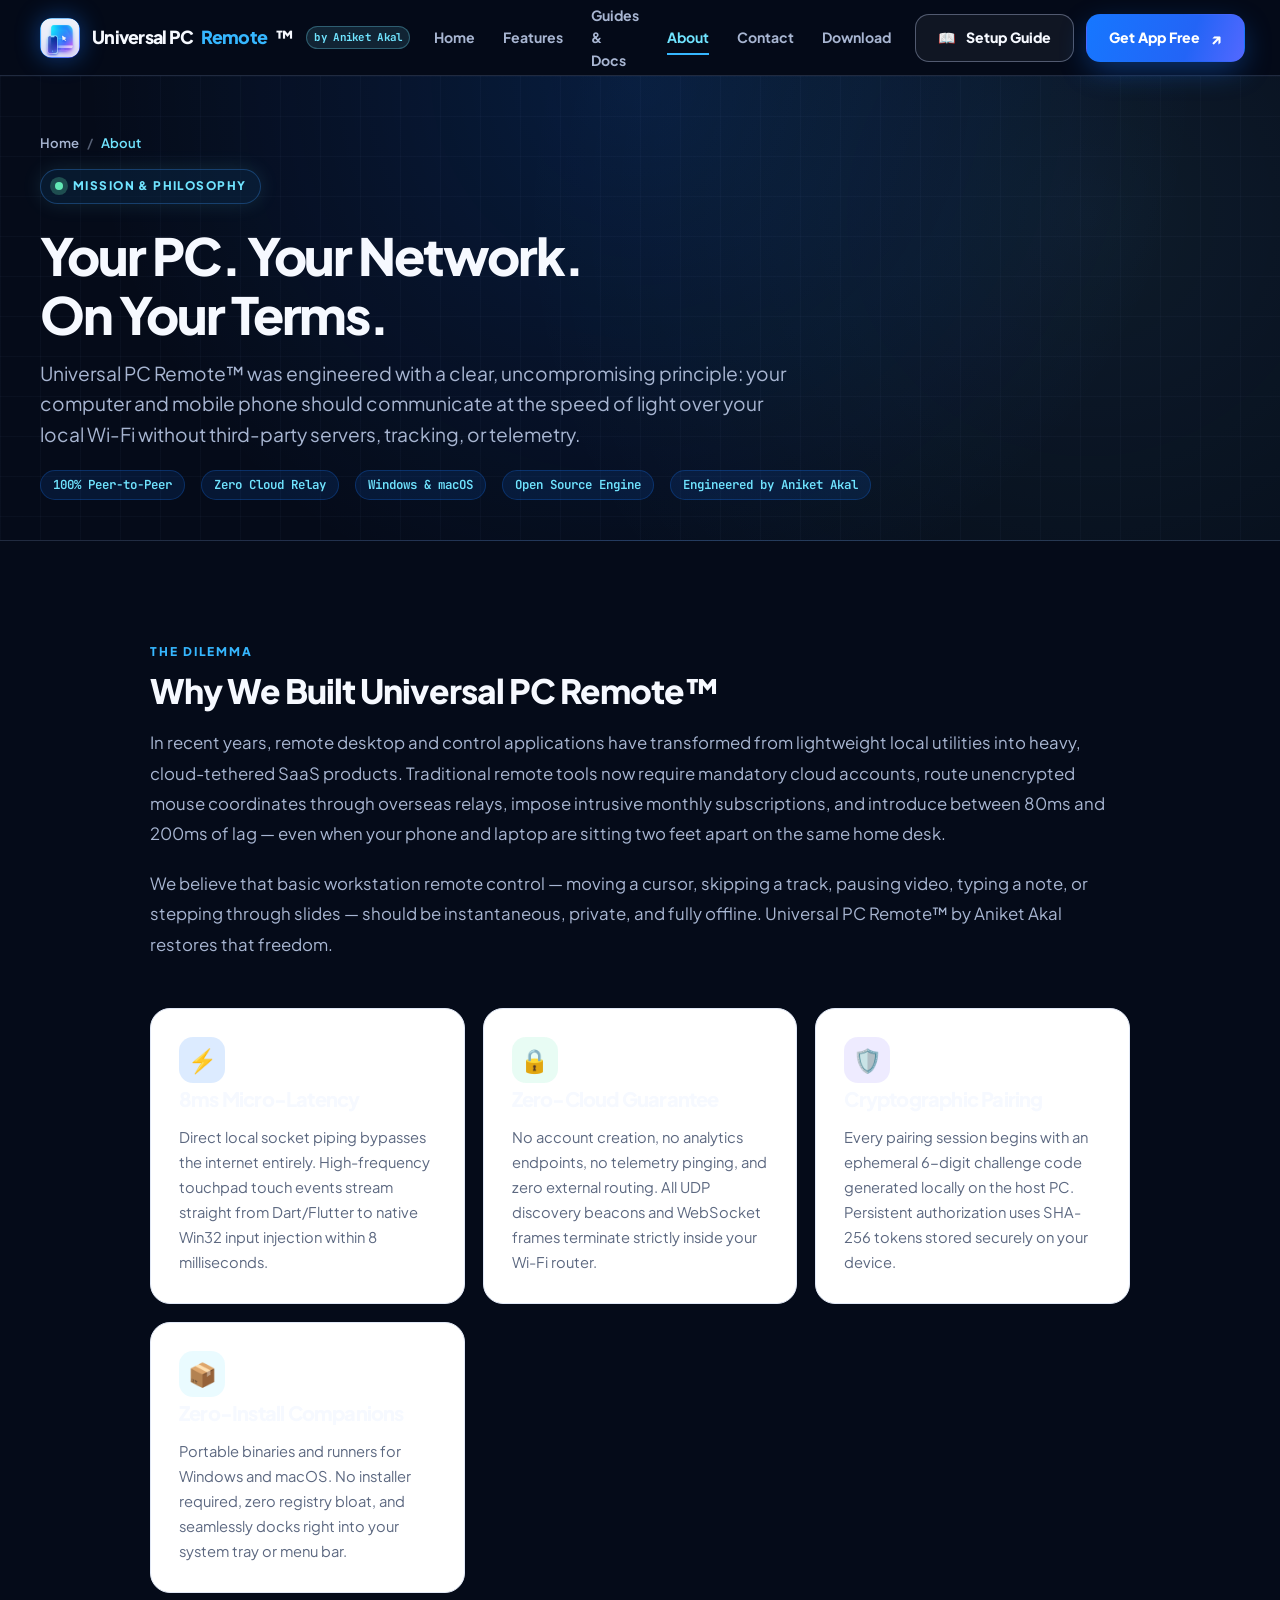
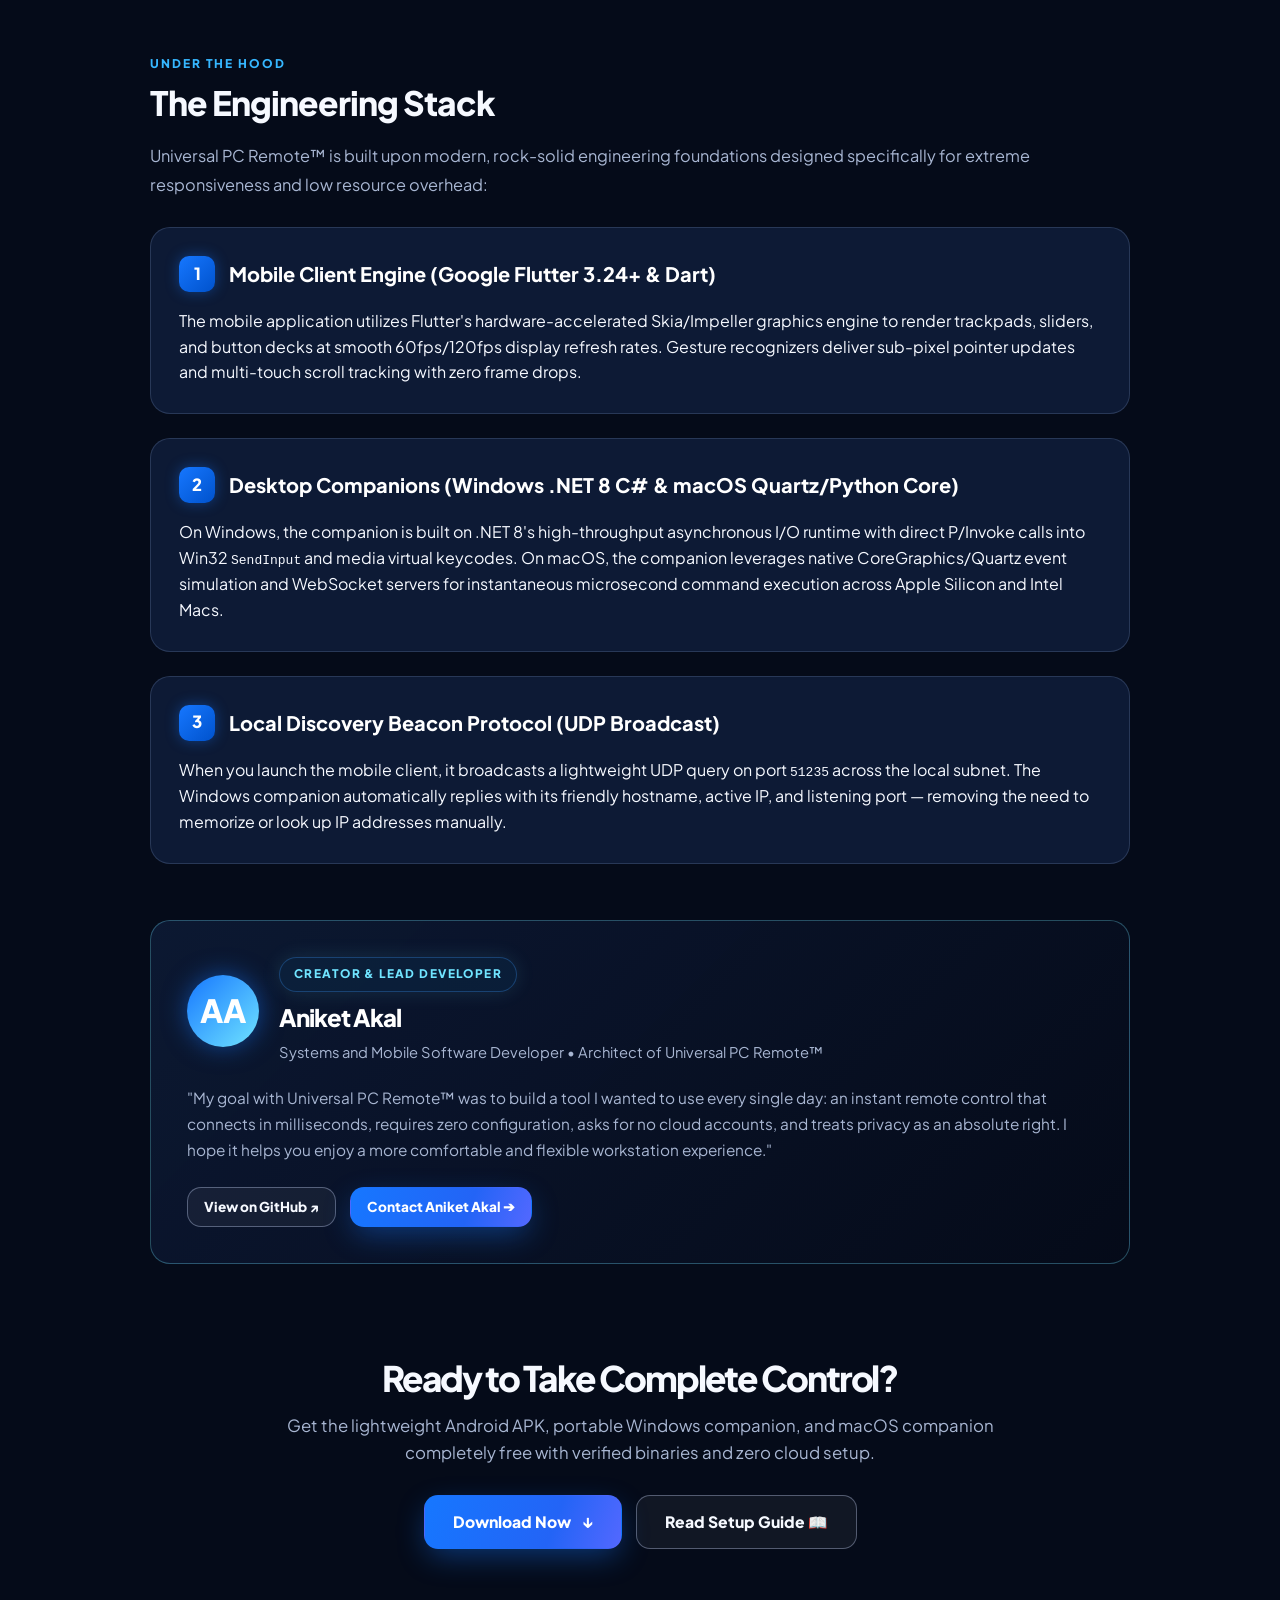
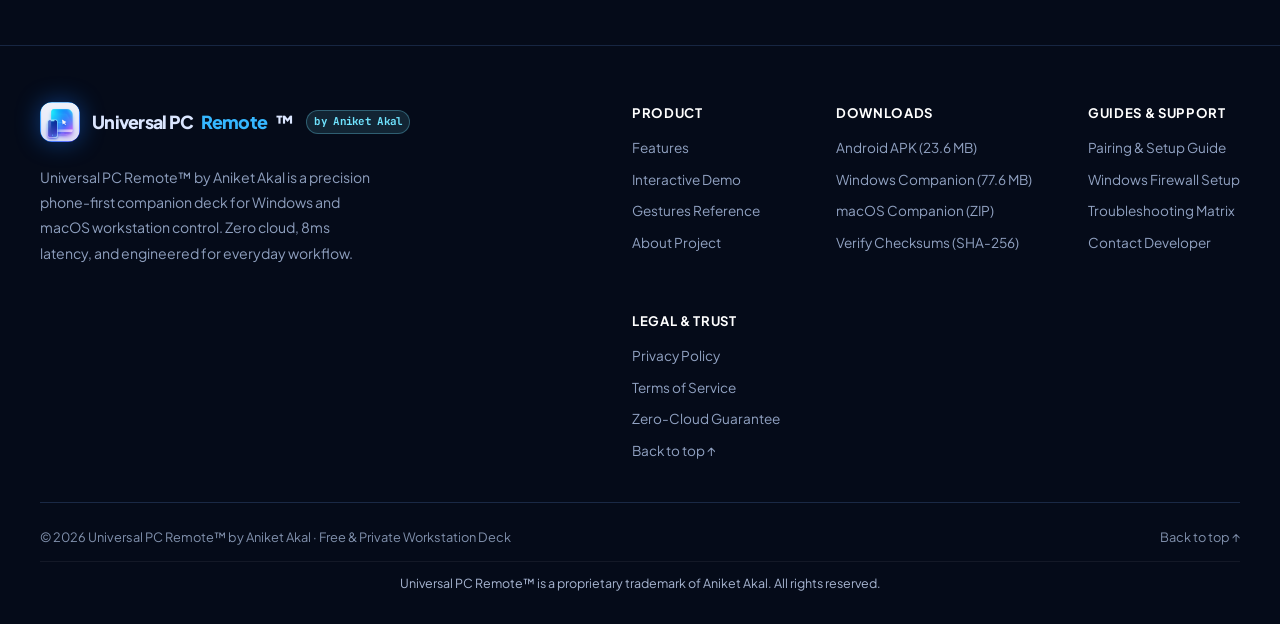
<file: website/about.html>
<!doctype html>
<html lang="en">
<head>
  <meta charset="utf-8">
  <meta name="viewport" content="width=device-width, initial-scale=1">
  <meta name="theme-color" content="#050b19">
  <title>About Universal PC Remote™ by Aniket Akal — Mission, Zero-Cloud Philosophy &amp; Architecture</title>
  <meta name="description" content="Discover the philosophy, engineering, and architecture behind Universal PC Remote™ by Aniket Akal. A zero-cloud, 100% peer-to-peer workstation companion for Android, Windows, and macOS.">
  <meta name="author" content="Aniket Akal">
  <meta name="robots" content="index, follow">
  <meta name="google-adsense-account" content="ca-pub-9775877477882396">
  <link rel="canonical" href="https://universalpcremote.pages.dev/about.html">
  
  <!-- Open Graph / Meta -->
  <meta property="og:type" content="website">
  <meta property="og:url" content="https://universalpcremote.pages.dev/about.html">
  <meta property="og:title" content="About Universal PC Remote™ by Aniket Akal">
  <meta property="og:description" content="Why Universal PC Remote™ was built: zero cloud, 8ms micro-latency, peer-to-peer workstation freedom for Android, Windows, and macOS.">
  <meta property="og:site_name" content="Universal PC Remote™ by Aniket Akal">
  <meta property="og:image" content="https://universalpcremote.pages.dev/assets/app_icon.png">
  <meta name="twitter:card" content="summary_large_image">
  <meta name="twitter:title" content="About Universal PC Remote™ by Aniket Akal">
  <meta name="twitter:description" content="Zero cloud, 8ms micro-latency, peer-to-peer workstation freedom for Android, Windows, and macOS.">
  <meta name="twitter:image" content="https://universalpcremote.pages.dev/assets/app_icon.png">

  <link rel="icon" type="image/png" href="assets/app_icon.png">
  <link rel="preconnect" href="https://fonts.googleapis.com">
  <link rel="preconnect" href="https://fonts.gstatic.com" crossorigin>
  <link href="https://fonts.googleapis.com/css2?family=Plus+Jakarta+Sans:wght@400;500;600;700;800;900&family=JetBrains+Mono:wght@500;600;700&display=swap" rel="stylesheet">
  <link rel="stylesheet" href="styles.css">
  <script>document.documentElement.classList.add('js');</script>
</head>
<body>
  <a class="skip" href="#main">Skip to content</a>

  <!-- Sticky Tech Navigation Bar -->
  <header>
    <div class="wrap nav">
      <a class="brand" href="index.html" aria-label="Universal PC Remote™ by Aniket Akal home">
        <span class="brandmark" aria-hidden="true">
          <img src="assets/app_icon.png" alt="Universal PC Remote™ logo">
        </span>
        <span class="brand-text">Universal PC <span>Remote</span>™</span>
        <span class="brand-badge">by Aniket Akal</span>
      </a>

      <nav class="links" id="navLinks" aria-label="Main navigation">
        <a href="index.html">Home</a>
        <a href="index.html#features">Features</a>
        <a href="guide.html">Guides &amp; Docs</a>
        <a href="about.html" class="active">About</a>
        <a href="contact.html">Contact</a>
        <a href="index.html#download">Download</a>
        <a class="btn mobile-cta" href="index.html#download">Get App Free <span class="arrow">↗</span></a>
      </nav>

      <div class="nav-cta">
        <a class="btn outline" href="guide.html"><span aria-hidden="true">📖</span> Setup Guide</a>
        <a class="btn" href="index.html#download">Get App Free <span class="arrow">↗</span></a>
      </div>

      <button class="menu" id="menuBtn" type="button" aria-expanded="false" aria-controls="navLinks" aria-label="Open navigation menu">☰</button>
    </div>
  </header>

  <main id="main">
    <!-- Subpage Hero -->
    <section class="page-hero">
      <div class="wrap">
        <nav class="breadcrumb" aria-label="Breadcrumb">
          <a href="index.html">Home</a>
          <span class="sep">/</span>
          <span class="current">About</span>
        </nav>
        <div class="eyebrow">
          <span class="pulse"></span>
          <span>MISSION &amp; PHILOSOPHY</span>
        </div>
        <h1 class="page-title">Your PC. Your Network.<br>On Your Terms.</h1>
        <p class="page-subtitle">
          Universal PC Remote™ was engineered with a clear, uncompromising principle: your computer and mobile phone should communicate at the speed of light over your local Wi-Fi without third-party servers, tracking, or telemetry.
        </p>
        <div class="page-meta">
          <span class="page-meta-badge">100% Peer-to-Peer</span>
          <span class="page-meta-badge">Zero Cloud Relay</span>
          <span class="page-meta-badge">Windows &amp; macOS</span>
          <span class="page-meta-badge">Open Source Engine</span>
          <span class="page-meta-badge">Engineered by Aniket Akal</span>
        </div>
      </div>
    </section>

    <!-- Main Narrative Section -->
    <section class="section">
      <div class="wrap" style="max-width: 980px;">
        
        <div class="reveal">
          <div class="kicker">The Dilemma</div>
          <h2 style="font-size: 2.1rem; font-weight: 800; letter-spacing: -0.03em; margin-bottom: 20px;">Why We Built Universal PC Remote™</h2>
          <p style="color: var(--muted); font-size: 1.05rem; line-height: 1.8; margin-bottom: 20px;">
            In recent years, remote desktop and control applications have transformed from lightweight local utilities into heavy, cloud-tethered SaaS products. Traditional remote tools now require mandatory cloud accounts, route unencrypted mouse coordinates through overseas relays, impose intrusive monthly subscriptions, and introduce between 80ms and 200ms of lag — even when your phone and laptop are sitting two feet apart on the same home desk.
          </p>
          <p style="color: var(--muted); font-size: 1.05rem; line-height: 1.8; margin-bottom: 32px;">
            We believe that basic workstation remote control — moving a cursor, skipping a track, pausing video, typing a note, or stepping through slides — should be instantaneous, private, and fully offline. Universal PC Remote™ by Aniket Akal restores that freedom.
          </p>
        </div>

        <!-- Pillar Cards Grid -->
        <div class="cards" style="margin: 48px 0;">
          <div class="card reveal">
            <span class="card-icon" style="background: rgba(22, 119, 255, 0.15); color: var(--cyan);">⚡</span>
            <h3>8ms Micro-Latency</h3>
            <p>Direct local socket piping bypasses the internet entirely. High-frequency touchpad touch events stream straight from Dart/Flutter to native Win32 input injection within 8 milliseconds.</p>
          </div>

          <div class="card reveal">
            <span class="card-icon" style="background: rgba(99, 233, 181, 0.15); color: var(--emerald);">🔒</span>
            <h3>Zero-Cloud Guarantee</h3>
            <p>No account creation, no analytics endpoints, no telemetry pinging, and zero external routing. All UDP discovery beacons and WebSocket frames terminate strictly inside your Wi-Fi router.</p>
          </div>

          <div class="card reveal">
            <span class="card-icon" style="background: rgba(139, 124, 255, 0.15); color: var(--violet);">🛡️</span>
            <h3>Cryptographic Pairing</h3>
            <p>Every pairing session begins with an ephemeral 6-digit challenge code generated locally on the host PC. Persistent authorization uses SHA-256 tokens stored securely on your device.</p>
          </div>

          <div class="card reveal">
            <span class="card-icon" style="background: rgba(112, 228, 255, 0.15); color: var(--blue2);">📦</span>
            <h3>Zero-Install Companions</h3>
            <p>Portable binaries and runners for Windows and macOS. No installer required, zero registry bloat, and seamlessly docks right into your system tray or menu bar.</p>
          </div>
        </div>

        <!-- Engineering Architecture Breakdown -->
        <div class="reveal" style="margin-top: 56px;">
          <div class="kicker">Under the Hood</div>
          <h2 style="font-size: 2.1rem; font-weight: 800; letter-spacing: -0.03em; margin-bottom: 20px;">The Engineering Stack</h2>
          <p style="color: var(--muted); font-size: 1.02rem; line-height: 1.8; margin-bottom: 28px;">
            Universal PC Remote™ is built upon modern, rock-solid engineering foundations designed specifically for extreme responsiveness and low resource overhead:
          </p>

          <div class="guide-step">
            <div class="step-header">
              <span class="step-num">1</span>
              <h3 class="step-title">Mobile Client Engine (Google Flutter 3.24+ &amp; Dart)</h3>
            </div>
            <p>
              The mobile application utilizes Flutter's hardware-accelerated Skia/Impeller graphics engine to render trackpads, sliders, and button decks at smooth 60fps/120fps display refresh rates. Gesture recognizers deliver sub-pixel pointer updates and multi-touch scroll tracking with zero frame drops.
            </p>
          </div>

          <div class="guide-step">
            <div class="step-header">
              <span class="step-num">2</span>
              <h3 class="step-title">Desktop Companions (Windows .NET 8 C# &amp; macOS Quartz/Python Core)</h3>
            </div>
            <p>
              On Windows, the companion is built on .NET 8's high-throughput asynchronous I/O runtime with direct P/Invoke calls into Win32 <code>SendInput</code> and media virtual keycodes. On macOS, the companion leverages native CoreGraphics/Quartz event simulation and WebSocket servers for instantaneous microsecond command execution across Apple Silicon and Intel Macs.
            </p>
          </div>

          <div class="guide-step">
            <div class="step-header">
              <span class="step-num">3</span>
              <h3 class="step-title">Local Discovery Beacon Protocol (UDP Broadcast)</h3>
            </div>
            <p>
              When you launch the mobile client, it broadcasts a lightweight UDP query on port <code>51235</code> across the local subnet. The Windows companion automatically replies with its friendly hostname, active IP, and listening port — removing the need to memorize or look up IP addresses manually.
            </p>
          </div>
        </div>

        <!-- Creator Profile Card -->
        <div class="card reveal" style="margin-top: 56px; background: linear-gradient(135deg, rgba(13, 26, 53, 0.9), rgba(5, 11, 25, 0.95)); border: 1px solid rgba(112, 228, 255, 0.3); padding: 36px;">
          <div style="display: flex; align-items: center; gap: 20px; flex-wrap: wrap;">
            <div style="width: 72px; height: 72px; border-radius: 50%; background: linear-gradient(135deg, var(--blue), var(--cyan)); display: grid; place-items: center; font-size: 2rem; color: #fff; font-weight: 800; flex-shrink: 0; box-shadow: 0 0 24px rgba(22, 119, 255, 0.5);">
              AA
            </div>
            <div>
              <div class="eyebrow" style="margin-bottom: 6px;">CREATOR &amp; LEAD DEVELOPER</div>
              <h3 style="font-size: 1.5rem; font-weight: 800; color: #fff; margin: 0;">Aniket Akal</h3>
              <p style="color: var(--muted); font-size: 0.92rem; margin-top: 4px;">
                Systems and Mobile Software Developer • Architect of Universal PC Remote™
              </p>
            </div>
          </div>
          <p style="color: var(--muted); font-size: 0.96rem; line-height: 1.7; margin-top: 20px;">
            "My goal with Universal PC Remote™ was to build a tool I wanted to use every single day: an instant remote control that connects in milliseconds, requires zero configuration, asks for no cloud accounts, and treats privacy as an absolute right. I hope it helps you enjoy a more comfortable and flexible workstation experience."
          </p>
          <div style="display: flex; gap: 14px; margin-top: 24px; flex-wrap: wrap;">
            <a href="https://github.com/aniketakal7/UniversalPCRemote" target="_blank" rel="noopener" class="btn outline" style="min-height: 40px; padding: 0 16px; font-size: 0.85rem;">
              View on GitHub ↗
            </a>
            <a href="contact.html" class="btn" style="min-height: 40px; padding: 0 16px; font-size: 0.85rem;">
              Contact Aniket Akal ➔
            </a>
          </div>
        </div>

      </div>
    </section>

    <!-- Bottom Conversion Strip -->
    <section class="section" style="padding-top: 0;">
      <div class="wrap" style="text-align: center; max-width: 780px;">
        <div class="reveal">
          <h2 style="font-size: 2.2rem; font-weight: 800; margin-bottom: 16px;">Ready to Take Complete Control?</h2>
          <p style="color: var(--muted); font-size: 1.05rem; margin-bottom: 28px;">
            Get the lightweight Android APK, portable Windows companion, and macOS companion completely free with verified binaries and zero cloud setup.
          </p>
          <div style="display: flex; gap: 14px; justify-content: center; flex-wrap: wrap;">
            <a class="btn btn-large" href="index.html#download">Download Now <span class="arrow">↓</span></a>
            <a class="btn btn-large outline" href="guide.html">Read Setup Guide 📖</a>
          </div>
        </div>
      </div>
    </section>
  </main>

  <!-- Deep Midnight Footer -->
  <footer>
    <div class="wrap">
      <div class="footer-top">
        <div>
          <a class="brand" href="index.html">
            <span class="brandmark">
              <img src="assets/app_icon.png" alt="App Icon">
            </span>
            <span class="brand-text">Universal PC <span>Remote</span>™</span>
            <span class="brand-badge">by Aniket Akal</span>
          </a>
          <p class="footer-description">
            Universal PC Remote™ by Aniket Akal is a precision phone-first companion deck for Windows and macOS workstation control. Zero cloud, 8ms latency, and engineered for everyday workflow.
          </p>
        </div>

        <div class="footer-cols">
          <div class="footer-col">
            <strong>Product</strong>
            <a href="index.html#features">Features</a>
            <a href="index.html#demo">Interactive Demo</a>
            <a href="index.html#gestures">Gestures Reference</a>
            <a href="about.html">About Project</a>
          </div>

          <div class="footer-col">
            <strong>Downloads</strong>
            <a href="downloads/UniversalPCRemote.apk" download>Android APK (23.6 MB)</a>
            <a href="downloads/UniversalPCRemote-v1.0.0-windows-x64.zip" download>Windows Companion (77.6 MB)</a>
            <a href="downloads/UniversalPCRemote-v1.0.0-macOS.zip" download>macOS Companion (ZIP)</a>
            <a href="guide.html#verification">Verify Checksums (SHA-256)</a>
          </div>

          <div class="footer-col">
            <strong>Guides &amp; Support</strong>
            <a href="guide.html">Pairing &amp; Setup Guide</a>
            <a href="guide.html#firewall">Windows Firewall Setup</a>
            <a href="guide.html#troubleshooting">Troubleshooting Matrix</a>
            <a href="contact.html">Contact Developer</a>
          </div>

          <div class="footer-col">
            <strong>Legal &amp; Trust</strong>
            <a href="privacy.html">Privacy Policy</a>
            <a href="terms.html">Terms of Service</a>
            <a href="about.html">Zero-Cloud Guarantee</a>
            <a href="#main">Back to top ↑</a>
          </div>
        </div>
      </div>

      <div class="footer-bottom">
        <span>© <span id="year"></span> Universal PC Remote™ by Aniket Akal · Free &amp; Private Workstation Deck</span>
        <a href="#main">Back to top ↑</a>
      </div>
      <div class="footer-trademark" style="margin-top: 14px; padding-top: 12px; border-top: 1px solid rgba(255,255,255,0.06); text-align: center; font-size: 0.78rem; color: var(--muted);">
        Universal PC Remote™ is a proprietary trademark of Aniket Akal. All rights reserved.
      </div>
    </div>
  </footer>

  <div class="toast" id="toast" role="status" aria-live="polite"></div>
  <button class="back-to-top" id="backToTopBtn" type="button" aria-label="Back to top" title="Back to top">↑</button>
  <script src="app.js" defer></script>
</body>
</html>
</file>
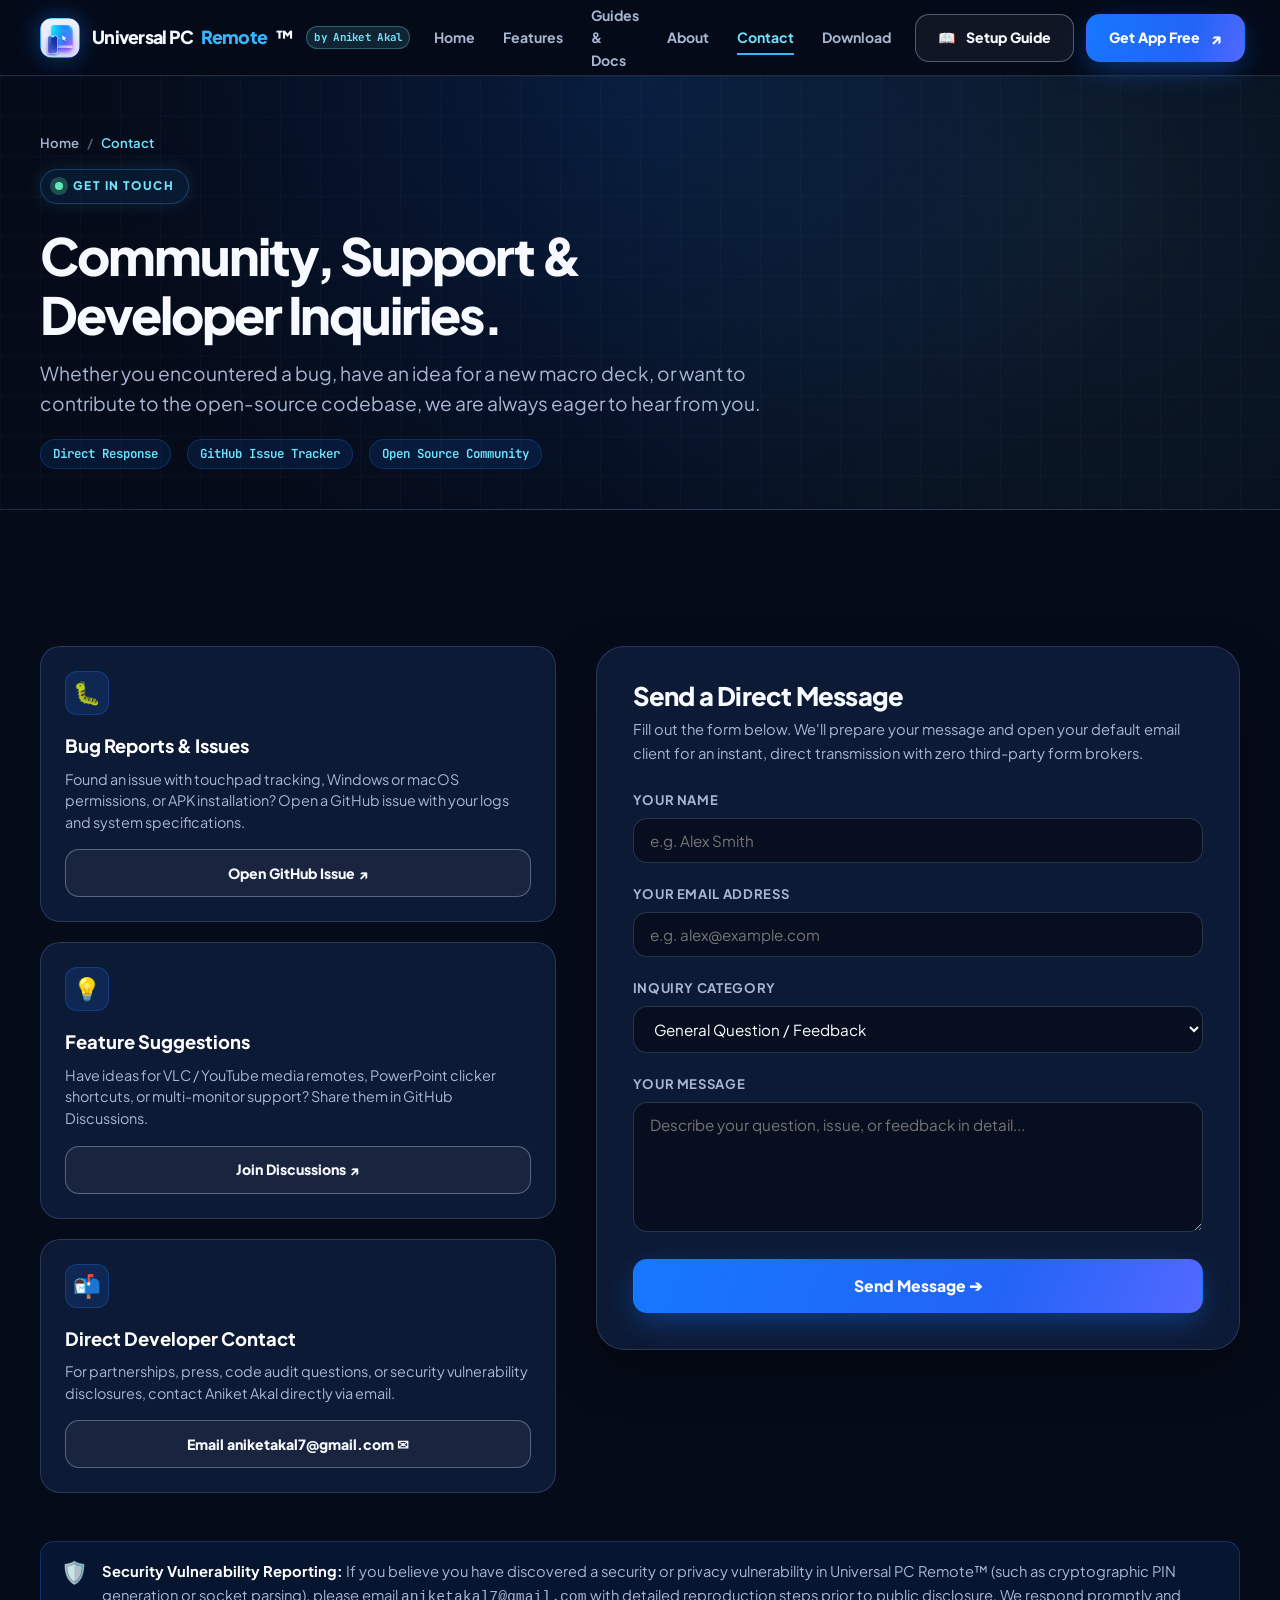
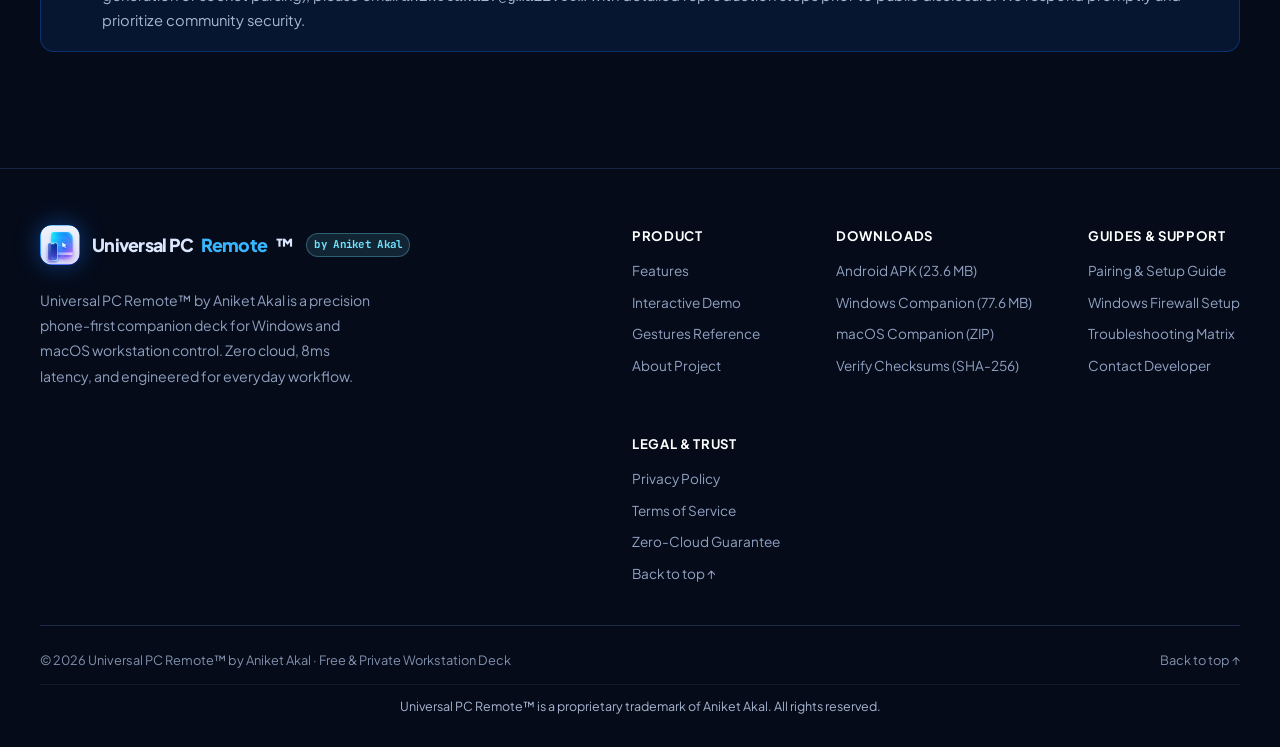
<file: website/contact.html>
<!doctype html>
<html lang="en">
<head>
  <meta charset="utf-8">
  <meta name="viewport" content="width=device-width, initial-scale=1">
  <meta name="theme-color" content="#050b19">
  <title>Contact &amp; Support — Universal PC Remote™ by Aniket Akal</title>
  <meta name="description" content="Get support for Universal PC Remote™ by Aniket Akal. Report bugs on GitHub, request new remotes, or reach out directly to the developer.">
  <meta name="author" content="Aniket Akal">
  <meta name="robots" content="index, follow">
  <meta name="google-adsense-account" content="ca-pub-9775877477882396">
  <link rel="canonical" href="https://universalpcremote.pages.dev/contact.html">
  
  <!-- Open Graph / Meta -->
  <meta property="og:type" content="website">
  <meta property="og:url" content="https://universalpcremote.pages.dev/contact.html">
  <meta property="og:title" content="Contact &amp; Support — Universal PC Remote™ by Aniket Akal">
  <meta property="og:description" content="Reach the developer, report issues on GitHub, or get setup assistance.">
  <meta property="og:site_name" content="Universal PC Remote™ by Aniket Akal">
  <meta property="og:image" content="https://universalpcremote.pages.dev/assets/app_icon.png">
  <meta name="twitter:card" content="summary_large_image">
  <meta name="twitter:title" content="Contact &amp; Support — Universal PC Remote™">
  <meta name="twitter:description" content="Reach the developer, report issues on GitHub, or get setup assistance.">
  <meta name="twitter:image" content="https://universalpcremote.pages.dev/assets/app_icon.png">

  <link rel="icon" type="image/png" href="assets/app_icon.png">
  <link rel="preconnect" href="https://fonts.googleapis.com">
  <link rel="preconnect" href="https://fonts.gstatic.com" crossorigin>
  <link href="https://fonts.googleapis.com/css2?family=Plus+Jakarta+Sans:wght@400;500;600;700;800;900&family=JetBrains+Mono:wght@500;600;700&display=swap" rel="stylesheet">
  <link rel="stylesheet" href="styles.css">
  <script>document.documentElement.classList.add('js');</script>
</head>
<body>
  <a class="skip" href="#main">Skip to content</a>

  <!-- Sticky Tech Navigation Bar -->
  <header>
    <div class="wrap nav">
      <a class="brand" href="index.html" aria-label="Universal PC Remote™ by Aniket Akal home">
        <span class="brandmark" aria-hidden="true">
          <img src="assets/app_icon.png" alt="Universal PC Remote™ logo">
        </span>
        <span class="brand-text">Universal PC <span>Remote</span>™</span>
        <span class="brand-badge">by Aniket Akal</span>
      </a>

      <nav class="links" id="navLinks" aria-label="Main navigation">
        <a href="index.html">Home</a>
        <a href="index.html#features">Features</a>
        <a href="guide.html">Guides &amp; Docs</a>
        <a href="about.html">About</a>
        <a href="contact.html" class="active">Contact</a>
        <a href="index.html#download">Download</a>
        <a class="btn mobile-cta" href="index.html#download">Get App Free <span class="arrow">↗</span></a>
      </nav>

      <div class="nav-cta">
        <a class="btn outline" href="guide.html"><span aria-hidden="true">📖</span> Setup Guide</a>
        <a class="btn" href="index.html#download">Get App Free <span class="arrow">↗</span></a>
      </div>

      <button class="menu" id="menuBtn" type="button" aria-expanded="false" aria-controls="navLinks" aria-label="Open navigation menu">☰</button>
    </div>
  </header>

  <main id="main">
    <!-- Subpage Hero -->
    <section class="page-hero">
      <div class="wrap">
        <nav class="breadcrumb" aria-label="Breadcrumb">
          <a href="index.html">Home</a>
          <span class="sep">/</span>
          <span class="current">Contact</span>
        </nav>
        <div class="eyebrow">
          <span class="pulse"></span>
          <span>GET IN TOUCH</span>
        </div>
        <h1 class="page-title">Community, Support &amp;<br>Developer Inquiries.</h1>
        <p class="page-subtitle">
          Whether you encountered a bug, have an idea for a new macro deck, or want to contribute to the open-source codebase, we are always eager to hear from you.
        </p>
        <div class="page-meta">
          <span class="page-meta-badge">Direct Response</span>
          <span class="page-meta-badge">GitHub Issue Tracker</span>
          <span class="page-meta-badge">Open Source Community</span>
        </div>
      </div>
    </section>

    <!-- Contact & Feedback Section -->
    <section class="section">
      <div class="wrap">
        
        <div class="contact-grid">
          
          <!-- Left Column: Support Channels -->
          <div class="contact-channels">
            
            <div class="channel-card reveal">
              <div class="channel-icon">🐛</div>
              <h3>Bug Reports &amp; Issues</h3>
              <p>
                Found an issue with touchpad tracking, Windows or macOS permissions, or APK installation? Open a GitHub issue with your logs and system specifications.
              </p>
              <a href="https://github.com/aniketakal7/UniversalPCRemote/issues" target="_blank" rel="noopener" class="btn outline">
                Open GitHub Issue ↗
              </a>
            </div>

            <div class="channel-card reveal">
              <div class="channel-icon">💡</div>
              <h3>Feature Suggestions</h3>
              <p>
                Have ideas for VLC / YouTube media remotes, PowerPoint clicker shortcuts, or multi-monitor support? Share them in GitHub Discussions.
              </p>
              <a href="https://github.com/aniketakal7/UniversalPCRemote/discussions" target="_blank" rel="noopener" class="btn outline">
                Join Discussions ↗
              </a>
            </div>

            <div class="channel-card reveal">
              <div class="channel-icon">📬</div>
              <h3>Direct Developer Contact</h3>
              <p>
                For partnerships, press, code audit questions, or security vulnerability disclosures, contact Aniket Akal directly via email.
              </p>
              <a href="mailto:aniketakal7@gmail.com" class="btn outline">
                Email aniketakal7@gmail.com ✉
              </a>
            </div>

          </div>

          <!-- Right Column: Interactive Feedback & Inquiry Form -->
          <div class="contact-form-card reveal">
            <h2>Send a Direct Message</h2>
            <p>
              Fill out the form below. We'll prepare your message and open your default email client for an instant, direct transmission with zero third-party form brokers.
            </p>

            <form id="contactForm" novalidate>
              <div class="form-group">
                <label class="form-label" for="contactName">Your Name</label>
                <input class="form-input" type="text" id="contactName" placeholder="e.g. Alex Smith" required>
              </div>

              <div class="form-group">
                <label class="form-label" for="contactEmail">Your Email Address</label>
                <input class="form-input" type="email" id="contactEmail" placeholder="e.g. alex@example.com" required>
              </div>

              <div class="form-group">
                <label class="form-label" for="contactSubject">Inquiry Category</label>
                <select class="form-select" id="contactSubject">
                  <option value="General Inquiry">General Question / Feedback</option>
                  <option value="Bug Report">Bug Report &amp; Diagnostics</option>
                  <option value="Setup Assistance">Setup / Pairing Assistance</option>
                  <option value="Feature Suggestion">Feature Suggestion &amp; Macro Ideas</option>
                  <option value="Security Vulnerability">Security Vulnerability Disclosure</option>
                </select>
              </div>

              <div class="form-group">
                <label class="form-label" for="contactMessage">Your Message</label>
                <textarea class="form-textarea" id="contactMessage" placeholder="Describe your question, issue, or feedback in detail..." required></textarea>
              </div>

              <button class="btn btn-large" type="submit" style="width: 100%;">
                Send Message ➔
              </button>
            </form>
          </div>

        </div>

        <!-- Security Disclosure Note -->
        <div class="callout callout-info reveal" style="margin-top: 48px;">
          <span class="callout-icon">🛡️</span>
          <div class="callout-body">
            <strong>Security Vulnerability Reporting:</strong> If you believe you have discovered a security or privacy vulnerability in Universal PC Remote™ (such as cryptographic PIN generation or socket parsing), please email <code>aniketakal7@gmail.com</code> with detailed reproduction steps prior to public disclosure. We respond promptly and prioritize community security.
          </div>
        </div>

      </div>
    </section>
  </main>

  <!-- Deep Midnight Footer -->
  <footer>
    <div class="wrap">
      <div class="footer-top">
        <div>
          <a class="brand" href="index.html">
            <span class="brandmark">
              <img src="assets/app_icon.png" alt="App Icon">
            </span>
            <span class="brand-text">Universal PC <span>Remote</span>™</span>
            <span class="brand-badge">by Aniket Akal</span>
          </a>
          <p class="footer-description">
            Universal PC Remote™ by Aniket Akal is a precision phone-first companion deck for Windows and macOS workstation control. Zero cloud, 8ms latency, and engineered for everyday workflow.
          </p>
        </div>

        <div class="footer-cols">
          <div class="footer-col">
            <strong>Product</strong>
            <a href="index.html#features">Features</a>
            <a href="index.html#demo">Interactive Demo</a>
            <a href="index.html#gestures">Gestures Reference</a>
            <a href="about.html">About Project</a>
          </div>

          <div class="footer-col">
            <strong>Downloads</strong>
            <a href="downloads/UniversalPCRemote.apk" download>Android APK (23.6 MB)</a>
            <a href="downloads/UniversalPCRemote-v1.0.0-windows-x64.zip" download>Windows Companion (77.6 MB)</a>
            <a href="downloads/UniversalPCRemote-v1.0.0-macOS.zip" download>macOS Companion (ZIP)</a>
            <a href="guide.html#verification">Verify Checksums (SHA-256)</a>
          </div>

          <div class="footer-col">
            <strong>Guides &amp; Support</strong>
            <a href="guide.html">Pairing &amp; Setup Guide</a>
            <a href="guide.html#firewall">Windows Firewall Setup</a>
            <a href="guide.html#troubleshooting">Troubleshooting Matrix</a>
            <a href="contact.html">Contact Developer</a>
          </div>

          <div class="footer-col">
            <strong>Legal &amp; Trust</strong>
            <a href="privacy.html">Privacy Policy</a>
            <a href="terms.html">Terms of Service</a>
            <a href="about.html">Zero-Cloud Guarantee</a>
            <a href="#main">Back to top ↑</a>
          </div>
        </div>
      </div>

      <div class="footer-bottom">
        <span>© <span id="year"></span> Universal PC Remote™ by Aniket Akal · Free &amp; Private Workstation Deck</span>
        <a href="#main">Back to top ↑</a>
      </div>
      <div class="footer-trademark" style="margin-top: 14px; padding-top: 12px; border-top: 1px solid rgba(255,255,255,0.06); text-align: center; font-size: 0.78rem; color: var(--muted);">
        Universal PC Remote™ is a proprietary trademark of Aniket Akal. All rights reserved.
      </div>
    </div>
  </footer>

  <div class="toast" id="toast" role="status" aria-live="polite"></div>
  <button class="back-to-top" id="backToTopBtn" type="button" aria-label="Back to top" title="Back to top">↑</button>
  <script src="app.js" defer></script>
</body>
</html>
</file>
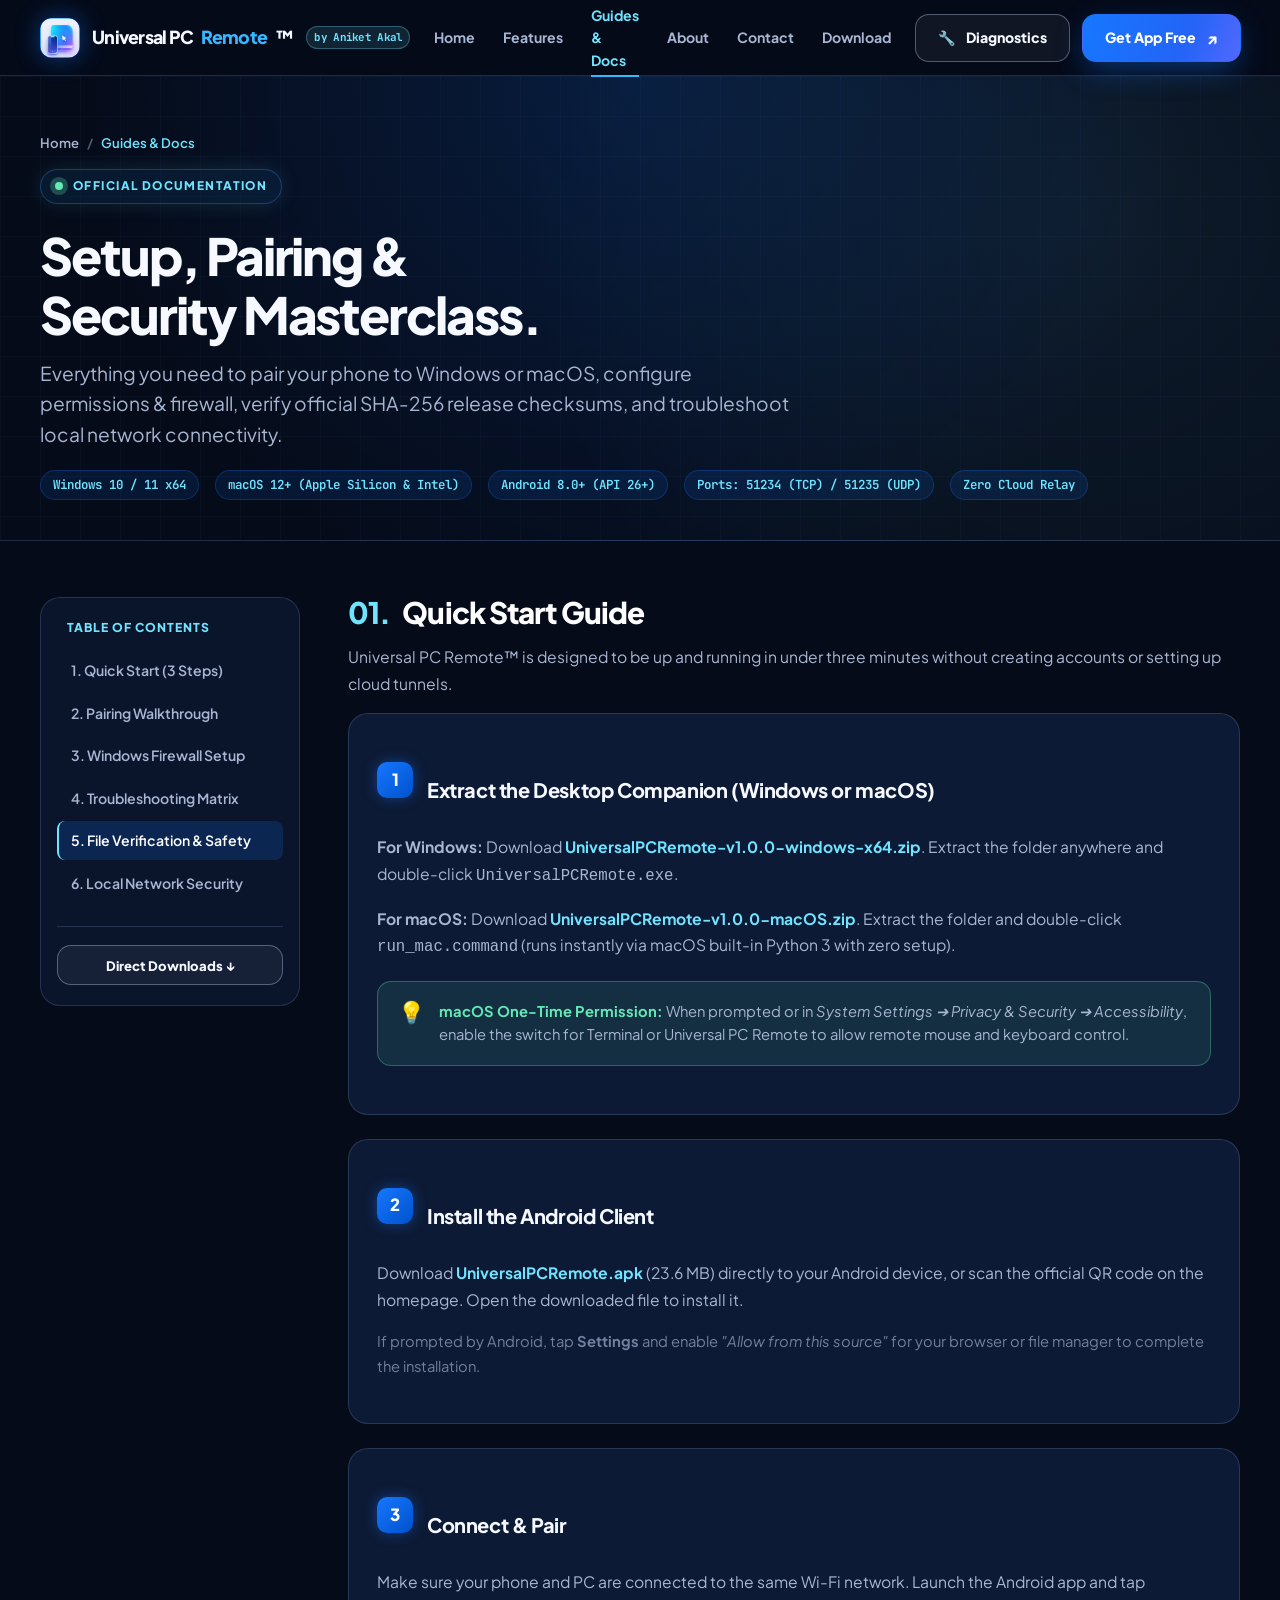
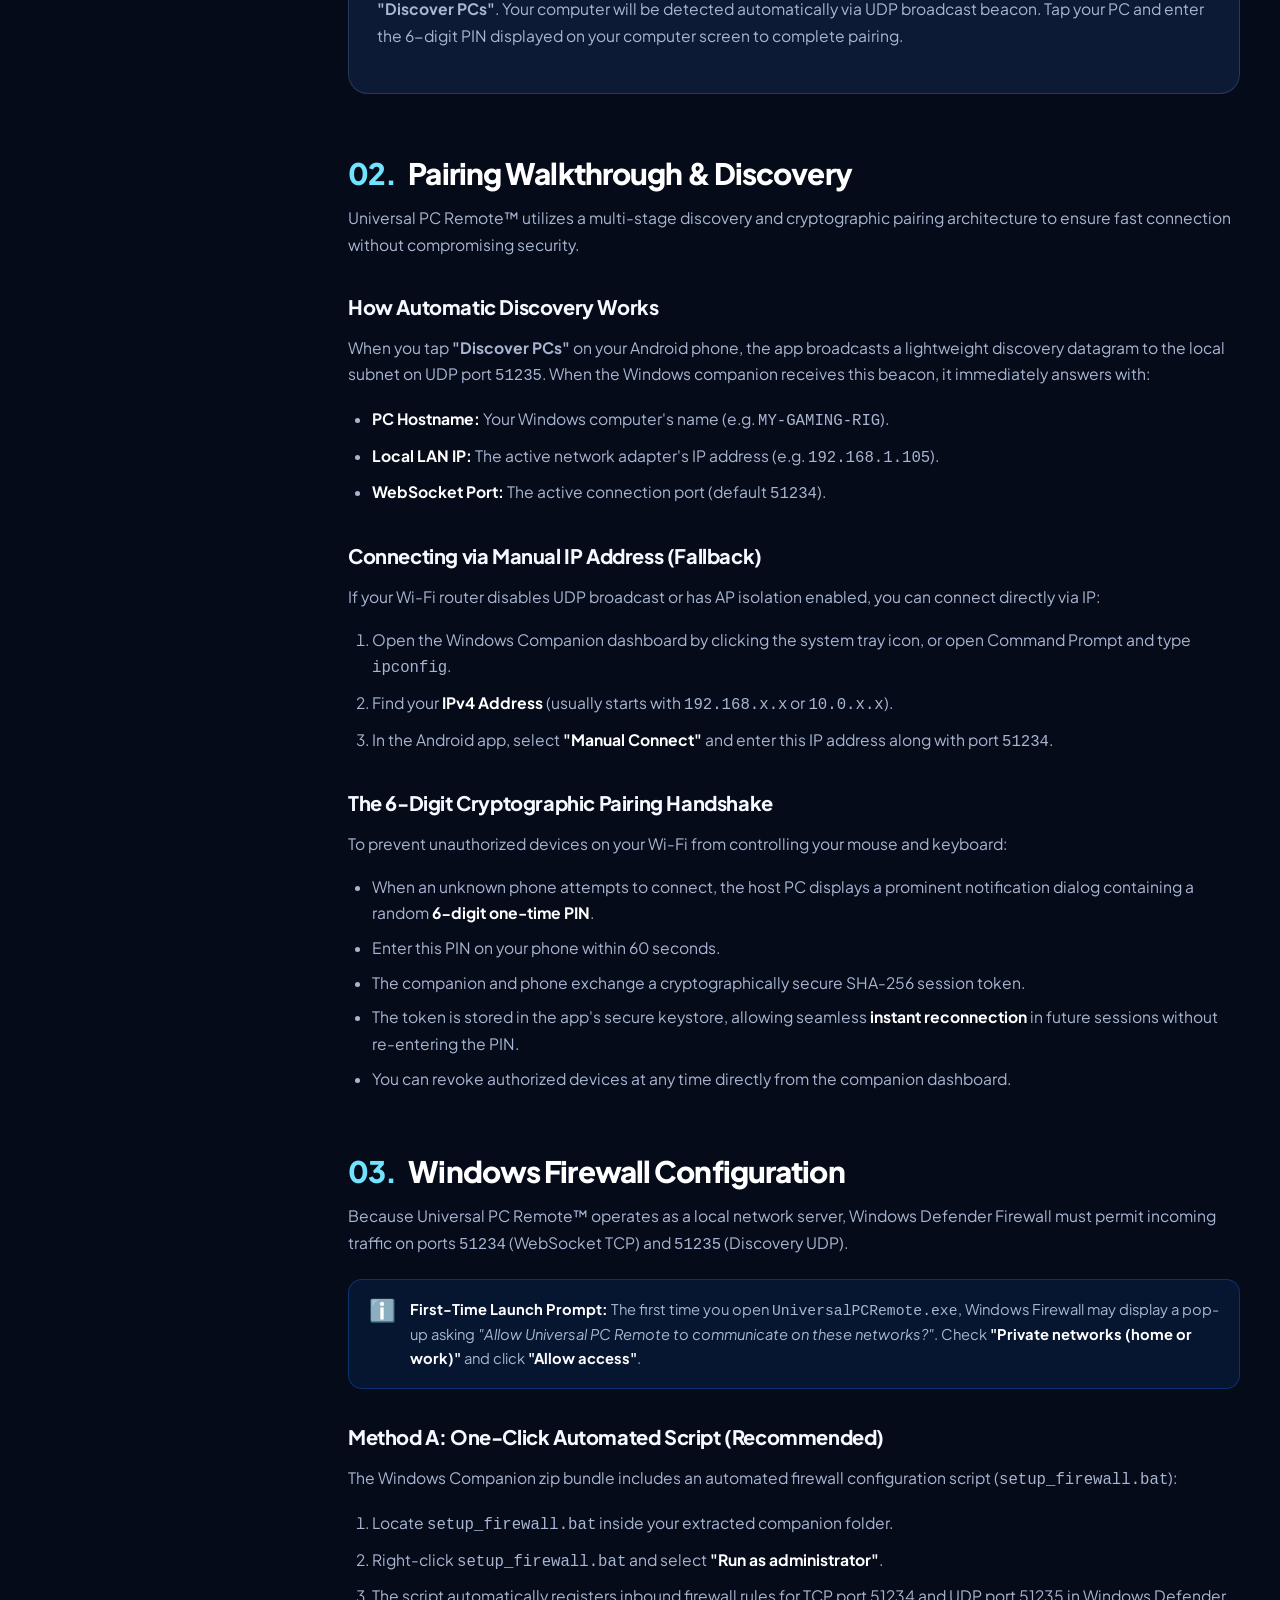
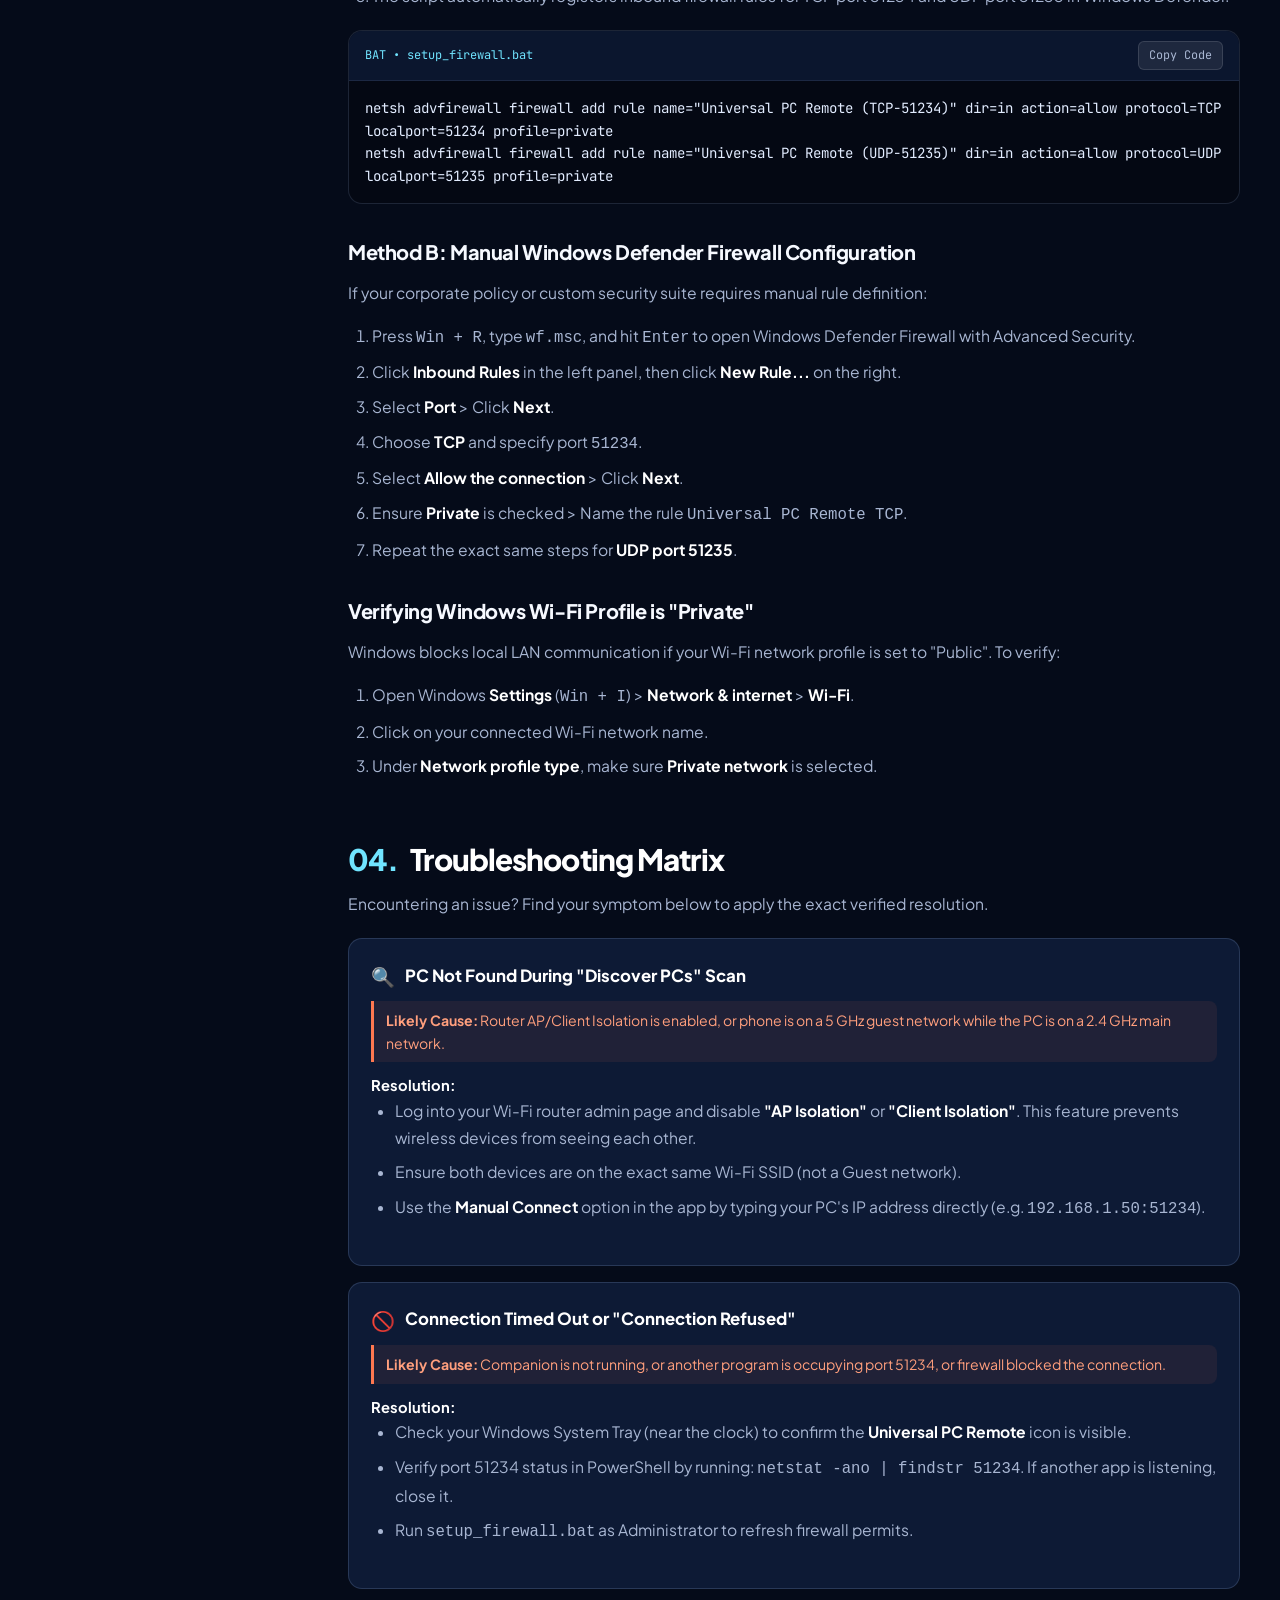
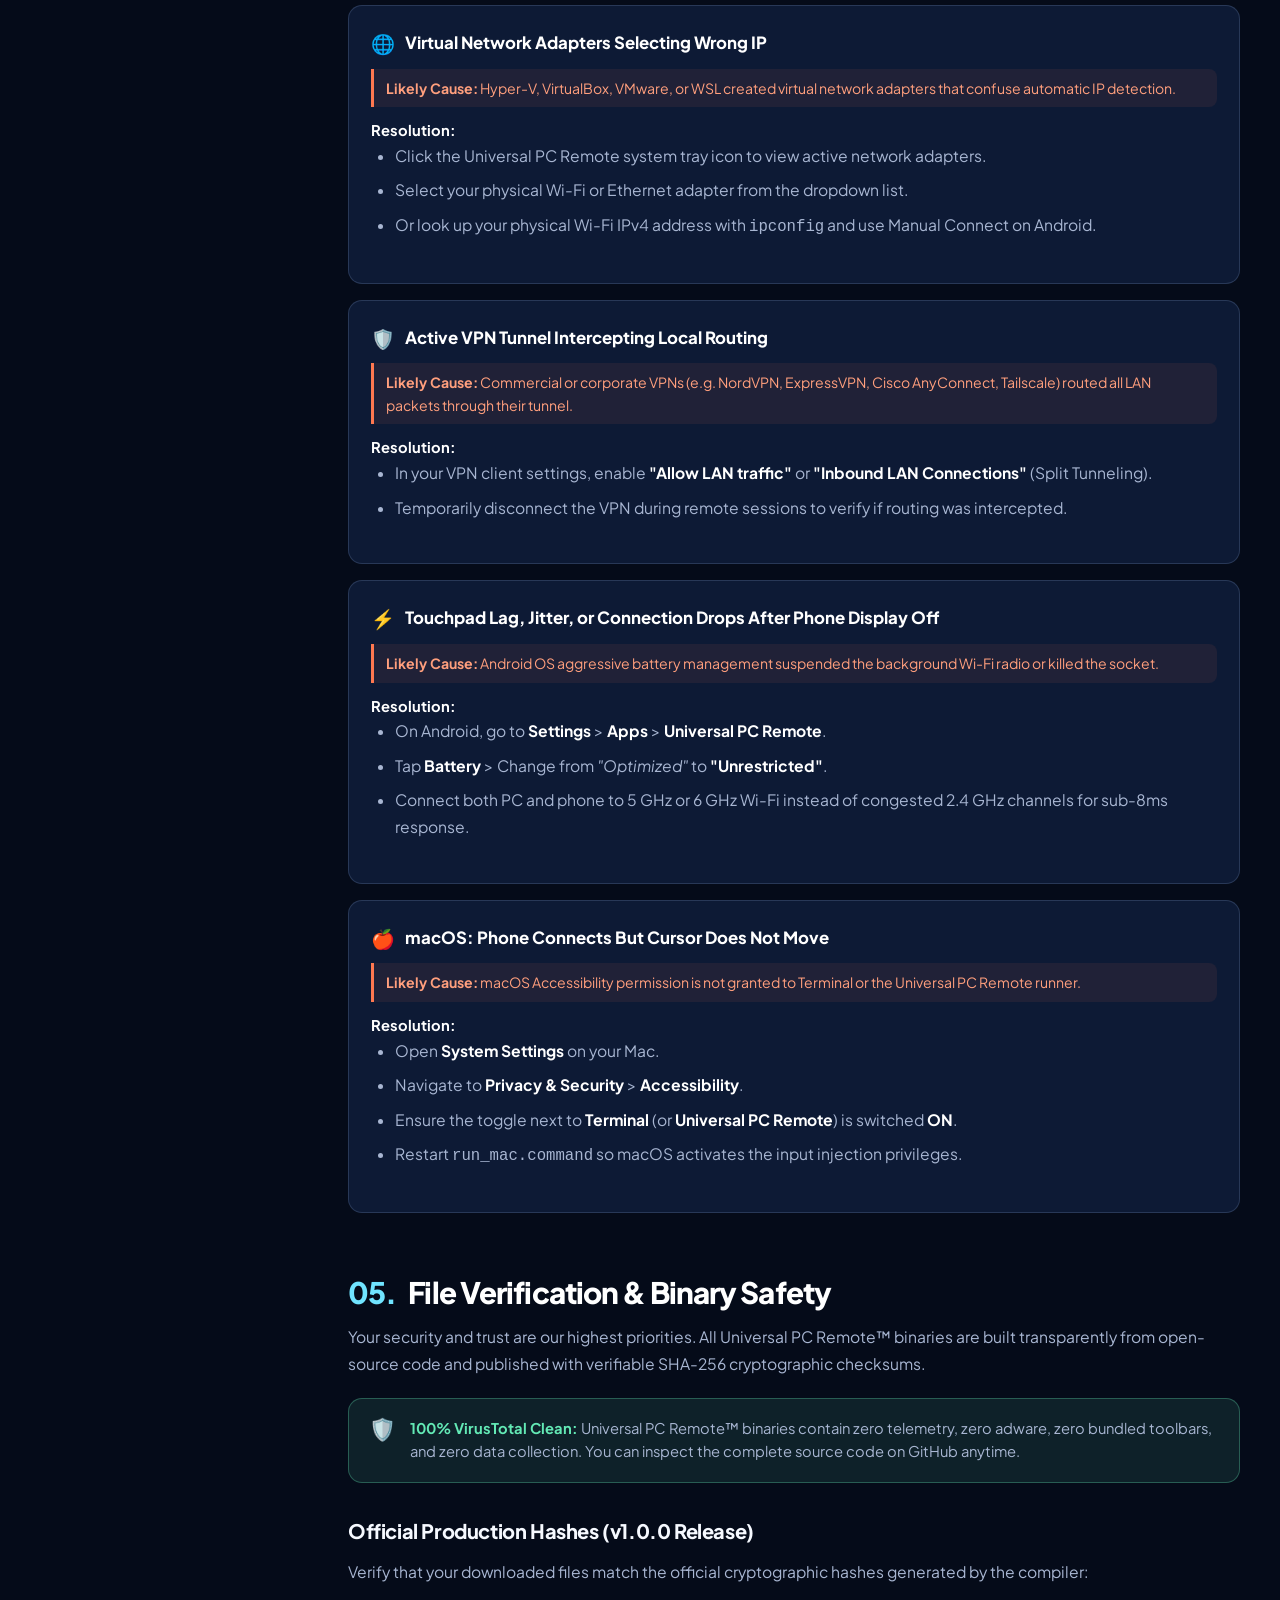
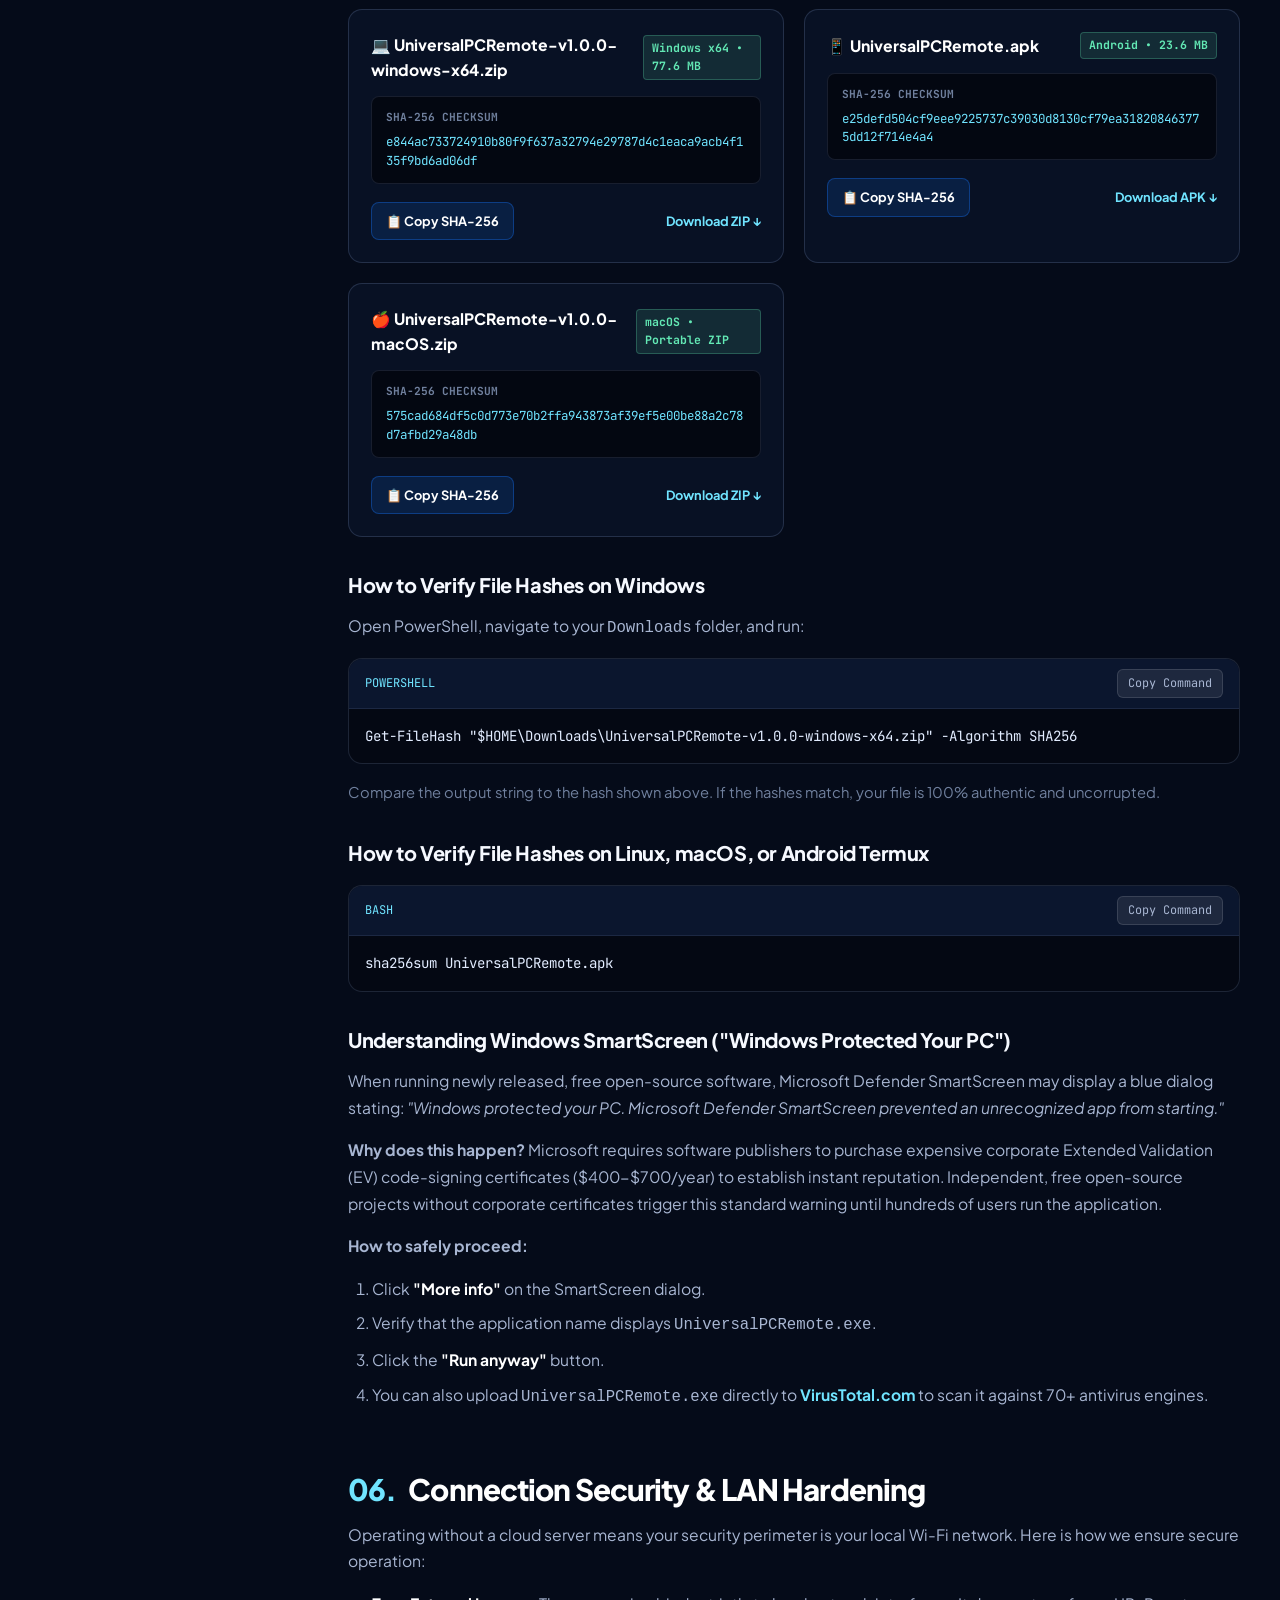
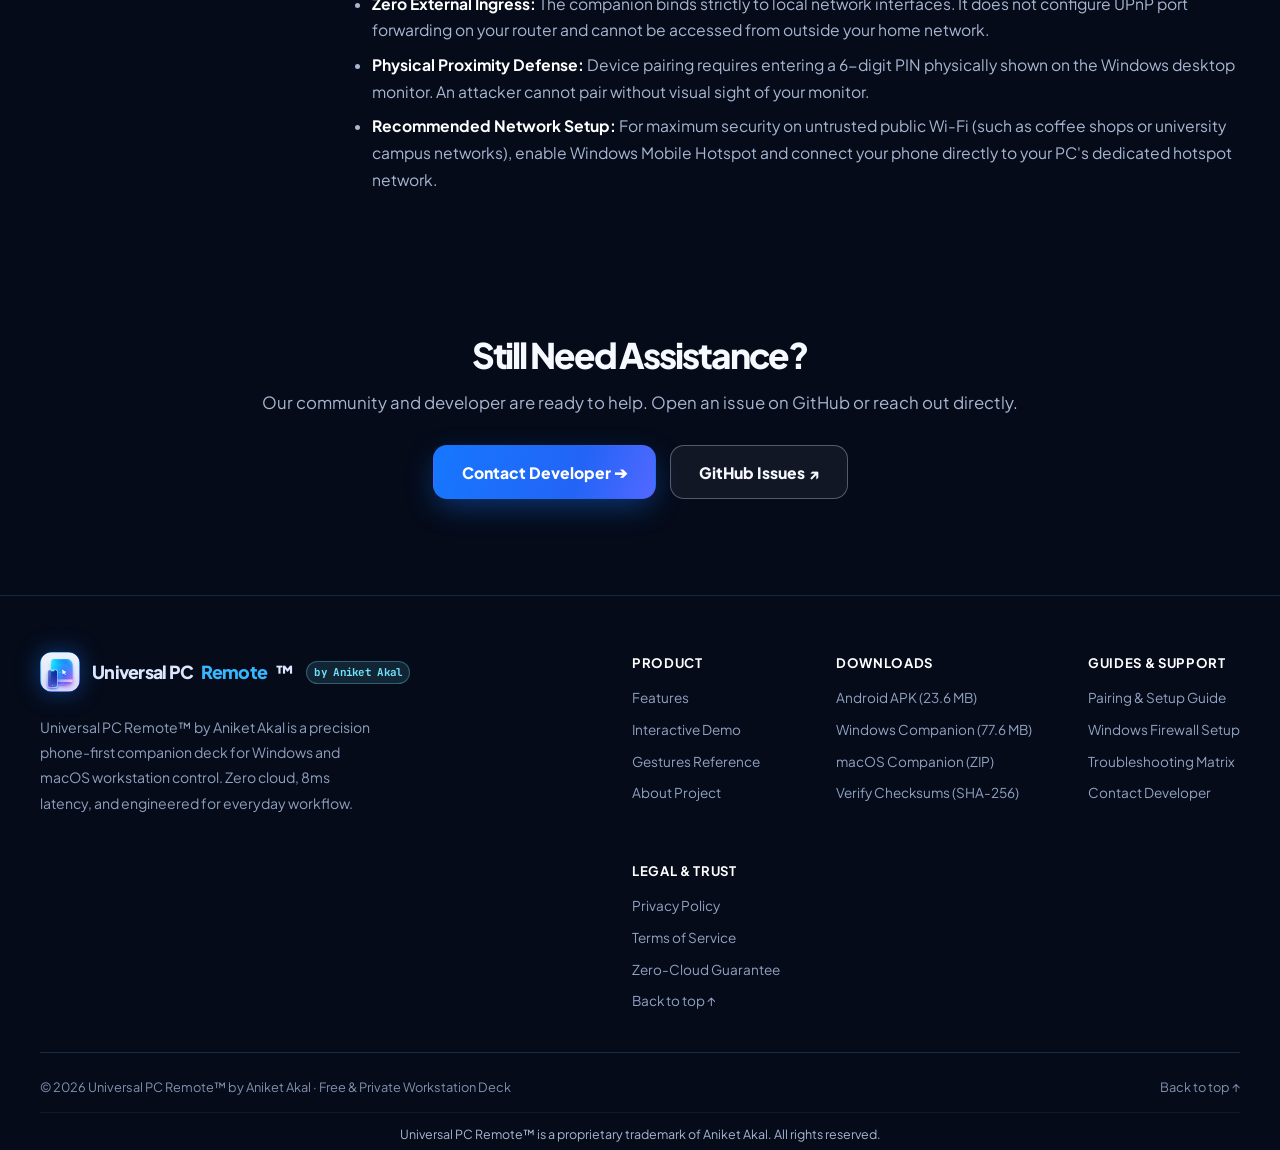
<file: website/guide.html>
<!doctype html>
<html lang="en">
<head>
  <meta charset="utf-8">
  <meta name="viewport" content="width=device-width, initial-scale=1">
  <meta name="theme-color" content="#050b19">
  <title>Setup &amp; Troubleshooting Guide — Universal PC Remote™ by Aniket Akal</title>
  <meta name="description" content="Step-by-step setup guide for pairing Universal PC Remote™ Android app to Windows, configuring Windows Defender Firewall, verifying SHA-256 checksums, and troubleshooting LAN connections.">
  <meta name="author" content="Aniket Akal">
  <meta name="robots" content="index, follow">
  <meta name="google-adsense-account" content="ca-pub-9775877477882396">
  <link rel="canonical" href="https://universalpcremote.pages.dev/guide.html">
  
  <!-- Open Graph / Meta -->
  <meta property="og:type" content="website">
  <meta property="og:url" content="https://universalpcremote.pages.dev/guide.html">
  <meta property="og:title" content="Setup &amp; Troubleshooting Guide — Universal PC Remote™ by Aniket Akal">
  <meta property="og:description" content="Complete pairing guide, Windows Firewall walkthrough, file integrity verification (SHA-256), and network diagnostics.">
  <meta property="og:site_name" content="Universal PC Remote™ by Aniket Akal">
  <meta property="og:image" content="https://universalpcremote.pages.dev/assets/app_icon.png">
  <meta name="twitter:card" content="summary_large_image">
  <meta name="twitter:title" content="Setup &amp; Troubleshooting Guide — Universal PC Remote™">
  <meta name="twitter:description" content="Complete pairing guide, Windows Firewall walkthrough, file integrity verification, and network diagnostics.">
  <meta name="twitter:image" content="https://universalpcremote.pages.dev/assets/app_icon.png">

  <link rel="icon" type="image/png" href="assets/app_icon.png">
  <link rel="preconnect" href="https://fonts.googleapis.com">
  <link rel="preconnect" href="https://fonts.gstatic.com" crossorigin>
  <link href="https://fonts.googleapis.com/css2?family=Plus+Jakarta+Sans:wght@400;500;600;700;800;900&family=JetBrains+Mono:wght@500;600;700&display=swap" rel="stylesheet">
  <link rel="stylesheet" href="styles.css">
  <script>document.documentElement.classList.add('js');</script>
</head>
<body>
  <a class="skip" href="#main">Skip to content</a>

  <!-- Sticky Tech Navigation Bar -->
  <header>
    <div class="wrap nav">
      <a class="brand" href="index.html" aria-label="Universal PC Remote™ by Aniket Akal home">
        <span class="brandmark" aria-hidden="true">
          <img src="assets/app_icon.png" alt="Universal PC Remote™ logo">
        </span>
        <span class="brand-text">Universal PC <span>Remote</span>™</span>
        <span class="brand-badge">by Aniket Akal</span>
      </a>

      <nav class="links" id="navLinks" aria-label="Main navigation">
        <a href="index.html">Home</a>
        <a href="index.html#features">Features</a>
        <a href="guide.html" class="active">Guides &amp; Docs</a>
        <a href="about.html">About</a>
        <a href="contact.html">Contact</a>
        <a href="index.html#download">Download</a>
        <a class="btn mobile-cta" href="index.html#download">Get App Free <span class="arrow">↗</span></a>
      </nav>

      <div class="nav-cta">
        <a class="btn outline" href="#troubleshooting"><span aria-hidden="true">🔧</span> Diagnostics</a>
        <a class="btn" href="index.html#download">Get App Free <span class="arrow">↗</span></a>
      </div>

      <button class="menu" id="menuBtn" type="button" aria-expanded="false" aria-controls="navLinks" aria-label="Open navigation menu">☰</button>
    </div>
  </header>

  <main id="main">
    <!-- Subpage Hero -->
    <section class="page-hero">
      <div class="wrap">
        <nav class="breadcrumb" aria-label="Breadcrumb">
          <a href="index.html">Home</a>
          <span class="sep">/</span>
          <span class="current">Guides &amp; Docs</span>
        </nav>
        <div class="eyebrow">
          <span class="pulse"></span>
          <span>OFFICIAL DOCUMENTATION</span>
        </div>
        <h1 class="page-title">Setup, Pairing &amp;<br>Security Masterclass.</h1>
        <p class="page-subtitle">
          Everything you need to pair your phone to Windows or macOS, configure permissions &amp; firewall, verify official SHA-256 release checksums, and troubleshoot local network connectivity.
        </p>
        <div class="page-meta">
          <span class="page-meta-badge">Windows 10 / 11 x64</span>
          <span class="page-meta-badge">macOS 12+ (Apple Silicon &amp; Intel)</span>
          <span class="page-meta-badge">Android 8.0+ (API 26+)</span>
          <span class="page-meta-badge">Ports: 51234 (TCP) / 51235 (UDP)</span>
          <span class="page-meta-badge">Zero Cloud Relay</span>
        </div>
      </div>
    </section>

    <!-- Documentation Two-Column Layout -->
    <section class="doc-layout">
      <div class="wrap doc-grid">
        
        <!-- Sticky Sidebar Navigation -->
        <aside class="doc-sidebar">
          <div class="doc-sidebar-title">Table of Contents</div>
          <nav>
            <ul class="doc-nav-list">
              <li><a href="#quickstart" class="active">1. Quick Start (3 Steps)</a></li>
              <li><a href="#pairing">2. Pairing Walkthrough</a></li>
              <li><a href="#firewall">3. Windows Firewall Setup</a></li>
              <li><a href="#troubleshooting">4. Troubleshooting Matrix</a></li>
              <li><a href="#verification">5. File Verification &amp; Safety</a></li>
              <li><a href="#security">6. Local Network Security</a></li>
            </ul>
          </nav>
          <div style="margin-top: 24px; padding-top: 18px; border-top: 1px solid var(--line);">
            <a href="index.html#download" class="btn outline" style="width: 100%; min-height: 40px; font-size: 0.82rem; padding: 0 12px;">
              Direct Downloads ↓
            </a>
          </div>
        </aside>

        <!-- Documentation Content Body -->
        <div class="doc-content">

          <!-- Section 1: Quickstart -->
          <section class="doc-section" id="quickstart">
            <h2><span style="color: var(--cyan);">01.</span> Quick Start Guide</h2>
            <p>
              Universal PC Remote™ is designed to be up and running in under three minutes without creating accounts or setting up cloud tunnels.
            </p>

            <div class="guide-step">
              <div class="step-header">
                <span class="step-num">1</span>
                <h3 class="step-title">Extract the Desktop Companion (Windows or macOS)</h3>
              </div>
              <p>
                <strong>For Windows:</strong> Download <a href="downloads/UniversalPCRemote-v1.0.0-windows-x64.zip" download style="color: var(--cyan); font-weight: 700;">UniversalPCRemote-v1.0.0-windows-x64.zip</a>. Extract the folder anywhere and double-click <code>UniversalPCRemote.exe</code>.
              </p>
              <p style="margin-top: 8px;">
                <strong>For macOS:</strong> Download <a href="downloads/UniversalPCRemote-v1.0.0-macOS.zip" download style="color: var(--cyan); font-weight: 700;">UniversalPCRemote-v1.0.0-macOS.zip</a>. Extract the folder and double-click <code>run_mac.command</code> (runs instantly via macOS built-in Python 3 with zero setup).
              </p>
              <div class="callout callout-tip">
                <span class="callout-icon">💡</span>
                <div class="callout-body">
                  <strong>macOS One-Time Permission:</strong> When prompted or in <em>System Settings ➔ Privacy &amp; Security ➔ Accessibility</em>, enable the switch for Terminal or Universal PC Remote to allow remote mouse and keyboard control.
                </div>
              </div>
            </div>

            <div class="guide-step">
              <div class="step-header">
                <span class="step-num">2</span>
                <h3 class="step-title">Install the Android Client</h3>
              </div>
              <p>
                Download <a href="downloads/UniversalPCRemote.apk" download style="color: var(--cyan); font-weight: 700;">UniversalPCRemote.apk</a> (23.6 MB) directly to your Android device, or scan the official QR code on the homepage. Open the downloaded file to install it.
              </p>
              <p style="font-size: 0.92rem; color: var(--muted-dark);">
                If prompted by Android, tap <strong>Settings</strong> and enable <em>"Allow from this source"</em> for your browser or file manager to complete the installation.
              </p>
            </div>

            <div class="guide-step">
              <div class="step-header">
                <span class="step-num">3</span>
                <h3 class="step-title">Connect &amp; Pair</h3>
              </div>
              <p>
                Make sure your phone and PC are connected to the same Wi-Fi network. Launch the Android app and tap <strong>"Discover PCs"</strong>. Your computer will be detected automatically via UDP broadcast beacon. Tap your PC and enter the 6-digit PIN displayed on your computer screen to complete pairing.
              </p>
            </div>
          </section>

          <!-- Section 2: Detailed Pairing Walkthrough -->
          <section class="doc-section" id="pairing">
            <h2><span style="color: var(--cyan);">02.</span> Pairing Walkthrough &amp; Discovery</h2>
            <p>
              Universal PC Remote™ utilizes a multi-stage discovery and cryptographic pairing architecture to ensure fast connection without compromising security.
            </p>

            <h3>How Automatic Discovery Works</h3>
            <p>
              When you tap <strong>"Discover PCs"</strong> on your Android phone, the app broadcasts a lightweight discovery datagram to the local subnet on UDP port <code>51235</code>. When the Windows companion receives this beacon, it immediately answers with:
            </p>
            <ul>
              <li><strong>PC Hostname:</strong> Your Windows computer's name (e.g. <code>MY-GAMING-RIG</code>).</li>
              <li><strong>Local LAN IP:</strong> The active network adapter's IP address (e.g. <code>192.168.1.105</code>).</li>
              <li><strong>WebSocket Port:</strong> The active connection port (default <code>51234</code>).</li>
            </ul>

            <h3>Connecting via Manual IP Address (Fallback)</h3>
            <p>
              If your Wi-Fi router disables UDP broadcast or has AP isolation enabled, you can connect directly via IP:
            </p>
            <ol>
              <li>Open the Windows Companion dashboard by clicking the system tray icon, or open Command Prompt and type <code>ipconfig</code>.</li>
              <li>Find your <strong>IPv4 Address</strong> (usually starts with <code>192.168.x.x</code> or <code>10.0.x.x</code>).</li>
              <li>In the Android app, select <strong>"Manual Connect"</strong> and enter this IP address along with port <code>51234</code>.</li>
            </ol>

            <h3>The 6-Digit Cryptographic Pairing Handshake</h3>
            <p>
              To prevent unauthorized devices on your Wi-Fi from controlling your mouse and keyboard:
            </p>
            <ul>
              <li>When an unknown phone attempts to connect, the host PC displays a prominent notification dialog containing a random <strong>6-digit one-time PIN</strong>.</li>
              <li>Enter this PIN on your phone within 60 seconds.</li>
              <li>The companion and phone exchange a cryptographically secure SHA-256 session token.</li>
              <li>The token is stored in the app's secure keystore, allowing seamless <strong>instant reconnection</strong> in future sessions without re-entering the PIN.</li>
              <li>You can revoke authorized devices at any time directly from the companion dashboard.</li>
            </ul>
          </section>

          <!-- Section 3: Windows Firewall Setup -->
          <section class="doc-section" id="firewall">
            <h2><span style="color: var(--cyan);">03.</span> Windows Firewall Configuration</h2>
            <p>
              Because Universal PC Remote™ operates as a local network server, Windows Defender Firewall must permit incoming traffic on ports <code>51234</code> (WebSocket TCP) and <code>51235</code> (Discovery UDP).
            </p>

            <div class="callout callout-info">
              <span class="callout-icon">ℹ️</span>
              <div class="callout-body">
                <strong>First-Time Launch Prompt:</strong> The first time you open <code>UniversalPCRemote.exe</code>, Windows Firewall may display a pop-up asking <em>"Allow Universal PC Remote to communicate on these networks?"</em>. Check <strong>"Private networks (home or work)"</strong> and click <strong>"Allow access"</strong>.
              </div>
            </div>

            <h3>Method A: One-Click Automated Script (Recommended)</h3>
            <p>
              The Windows Companion zip bundle includes an automated firewall configuration script (<code>setup_firewall.bat</code>):
            </p>
            <ol>
              <li>Locate <code>setup_firewall.bat</code> inside your extracted companion folder.</li>
              <li>Right-click <code>setup_firewall.bat</code> and select <strong>"Run as administrator"</strong>.</li>
              <li>The script automatically registers inbound firewall rules for TCP port 51234 and UDP port 51235 in Windows Defender.</li>
            </ol>

            <div class="code-box">
              <div class="code-header">
                <span class="code-lang">BAT • setup_firewall.bat</span>
                <button class="code-copy-btn" type="button">Copy Code</button>
              </div>
              <pre class="code-content">netsh advfirewall firewall add rule name="Universal PC Remote (TCP-51234)" dir=in action=allow protocol=TCP localport=51234 profile=private
netsh advfirewall firewall add rule name="Universal PC Remote (UDP-51235)" dir=in action=allow protocol=UDP localport=51235 profile=private</pre>
            </div>

            <h3>Method B: Manual Windows Defender Firewall Configuration</h3>
            <p>
              If your corporate policy or custom security suite requires manual rule definition:
            </p>
            <ol>
              <li>Press <kbd>Win + R</kbd>, type <code>wf.msc</code>, and hit <kbd>Enter</kbd> to open Windows Defender Firewall with Advanced Security.</li>
              <li>Click <strong>Inbound Rules</strong> in the left panel, then click <strong>New Rule...</strong> on the right.</li>
              <li>Select <strong>Port</strong> &gt; Click <strong>Next</strong>.</li>
              <li>Choose <strong>TCP</strong> and specify port <code>51234</code>.</li>
              <li>Select <strong>Allow the connection</strong> &gt; Click <strong>Next</strong>.</li>
              <li>Ensure <strong>Private</strong> is checked &gt; Name the rule <code>Universal PC Remote TCP</code>.</li>
              <li>Repeat the exact same steps for <strong>UDP port 51235</strong>.</li>
            </ol>

            <h3>Verifying Windows Wi-Fi Profile is "Private"</h3>
            <p>
              Windows blocks local LAN communication if your Wi-Fi network profile is set to "Public". To verify:
            </p>
            <ol>
              <li>Open Windows <strong>Settings</strong> (<kbd>Win + I</kbd>) &gt; <strong>Network &amp; internet</strong> &gt; <strong>Wi-Fi</strong>.</li>
              <li>Click on your connected Wi-Fi network name.</li>
              <li>Under <strong>Network profile type</strong>, make sure <strong>Private network</strong> is selected.</li>
            </ol>
          </section>

          <!-- Section 4: Troubleshooting Matrix -->
          <section class="doc-section" id="troubleshooting">
            <h2><span style="color: var(--cyan);">04.</span> Troubleshooting Matrix</h2>
            <p>
              Encountering an issue? Find your symptom below to apply the exact verified resolution.
            </p>

            <div class="trouble-grid">
              
              <!-- Issue 1 -->
              <div class="trouble-item">
                <div class="trouble-title">
                  <span class="icon">🔍</span>
                  <span>PC Not Found During "Discover PCs" Scan</span>
                </div>
                <div class="trouble-cause">
                  <strong>Likely Cause:</strong> Router AP/Client Isolation is enabled, or phone is on a 5 GHz guest network while the PC is on a 2.4 GHz main network.
                </div>
                <div class="trouble-fix">
                  <strong>Resolution:</strong>
                  <ul>
                    <li>Log into your Wi-Fi router admin page and disable <strong>"AP Isolation"</strong> or <strong>"Client Isolation"</strong>. This feature prevents wireless devices from seeing each other.</li>
                    <li>Ensure both devices are on the exact same Wi-Fi SSID (not a Guest network).</li>
                    <li>Use the <strong>Manual Connect</strong> option in the app by typing your PC's IP address directly (e.g. <code>192.168.1.50:51234</code>).</li>
                  </ul>
                </div>
              </div>

              <!-- Issue 2 -->
              <div class="trouble-item">
                <div class="trouble-title">
                  <span class="icon">🚫</span>
                  <span>Connection Timed Out or "Connection Refused"</span>
                </div>
                <div class="trouble-cause">
                  <strong>Likely Cause:</strong> Companion is not running, or another program is occupying port 51234, or firewall blocked the connection.
                </div>
                <div class="trouble-fix">
                  <strong>Resolution:</strong>
                  <ul>
                    <li>Check your Windows System Tray (near the clock) to confirm the <strong>Universal PC Remote</strong> icon is visible.</li>
                    <li>Verify port 51234 status in PowerShell by running: <code>netstat -ano | findstr 51234</code>. If another app is listening, close it.</li>
                    <li>Run <code>setup_firewall.bat</code> as Administrator to refresh firewall permits.</li>
                  </ul>
                </div>
              </div>

              <!-- Issue 3 -->
              <div class="trouble-item">
                <div class="trouble-title">
                  <span class="icon">🌐</span>
                  <span>Virtual Network Adapters Selecting Wrong IP</span>
                </div>
                <div class="trouble-cause">
                  <strong>Likely Cause:</strong> Hyper-V, VirtualBox, VMware, or WSL created virtual network adapters that confuse automatic IP detection.
                </div>
                <div class="trouble-fix">
                  <strong>Resolution:</strong>
                  <ul>
                    <li>Click the Universal PC Remote system tray icon to view active network adapters.</li>
                    <li>Select your physical Wi-Fi or Ethernet adapter from the dropdown list.</li>
                    <li>Or look up your physical Wi-Fi IPv4 address with <code>ipconfig</code> and use Manual Connect on Android.</li>
                  </ul>
                </div>
              </div>

              <!-- Issue 4 -->
              <div class="trouble-item">
                <div class="trouble-title">
                  <span class="icon">🛡️</span>
                  <span>Active VPN Tunnel Intercepting Local Routing</span>
                </div>
                <div class="trouble-cause">
                  <strong>Likely Cause:</strong> Commercial or corporate VPNs (e.g. NordVPN, ExpressVPN, Cisco AnyConnect, Tailscale) routed all LAN packets through their tunnel.
                </div>
                <div class="trouble-fix">
                  <strong>Resolution:</strong>
                  <ul>
                    <li>In your VPN client settings, enable <strong>"Allow LAN traffic"</strong> or <strong>"Inbound LAN Connections"</strong> (Split Tunneling).</li>
                    <li>Temporarily disconnect the VPN during remote sessions to verify if routing was intercepted.</li>
                  </ul>
                </div>
              </div>

              <!-- Issue 5 -->
              <div class="trouble-item">
                <div class="trouble-title">
                  <span class="icon">⚡</span>
                  <span>Touchpad Lag, Jitter, or Connection Drops After Phone Display Off</span>
                </div>
                <div class="trouble-cause">
                  <strong>Likely Cause:</strong> Android OS aggressive battery management suspended the background Wi-Fi radio or killed the socket.
                </div>
                <div class="trouble-fix">
                  <strong>Resolution:</strong>
                  <ul>
                    <li>On Android, go to <strong>Settings</strong> &gt; <strong>Apps</strong> &gt; <strong>Universal PC Remote</strong>.</li>
                    <li>Tap <strong>Battery</strong> &gt; Change from <em>"Optimized"</em> to <strong>"Unrestricted"</strong>.</li>
                    <li>Connect both PC and phone to 5 GHz or 6 GHz Wi-Fi instead of congested 2.4 GHz channels for sub-8ms response.</li>
                  </ul>
                </div>
              </div>

              <!-- Issue 6 (macOS) -->
              <div class="trouble-item">
                <div class="trouble-title">
                  <span class="icon">🍎</span>
                  <span>macOS: Phone Connects But Cursor Does Not Move</span>
                </div>
                <div class="trouble-cause">
                  <strong>Likely Cause:</strong> macOS Accessibility permission is not granted to Terminal or the Universal PC Remote runner.
                </div>
                <div class="trouble-fix">
                  <strong>Resolution:</strong>
                  <ul>
                    <li>Open <strong>System Settings</strong> on your Mac.</li>
                    <li>Navigate to <strong>Privacy &amp; Security</strong> &gt; <strong>Accessibility</strong>.</li>
                    <li>Ensure the toggle next to <strong>Terminal</strong> (or <strong>Universal PC Remote</strong>) is switched <strong>ON</strong>.</li>
                    <li>Restart <code>run_mac.command</code> so macOS activates the input injection privileges.</li>
                  </ul>
                </div>
              </div>

            </div>
          </section>

          <!-- Section 5: File Verification & Safety -->
          <section class="doc-section" id="verification">
            <h2><span style="color: var(--cyan);">05.</span> File Verification &amp; Binary Safety</h2>
            <p>
              Your security and trust are our highest priorities. All Universal PC Remote™ binaries are built transparently from open-source code and published with verifiable SHA-256 cryptographic checksums.
            </p>

            <div class="callout callout-tip">
              <span class="callout-icon">🛡️</span>
              <div class="callout-body">
                <strong>100% VirusTotal Clean:</strong> Universal PC Remote™ binaries contain zero telemetry, zero adware, zero bundled toolbars, and zero data collection. You can inspect the complete source code on GitHub anytime.
              </div>
            </div>

            <h3>Official Production Hashes (v1.0.0 Release)</h3>
            <p>
              Verify that your downloaded files match the official cryptographic hashes generated by the compiler:
            </p>

            <div class="checksum-grid">
              
              <!-- Checksum Windows ZIP -->
              <div class="checksum-card">
                <div class="checksum-header">
                  <span class="checksum-file">💻 UniversalPCRemote-v1.0.0-windows-x64.zip</span>
                  <span class="checksum-tag">Windows x64 • 77.6 MB</span>
                </div>
                <div class="checksum-value-wrap">
                  <div class="checksum-label">SHA-256 CHECKSUM</div>
                  <div class="checksum-hash" id="winZipHash">e844ac733724910b80f9f637a32794e29787d4c1eaca9acb4f135f9bd6ad06df</div>
                </div>
                <div class="checksum-action">
                  <button class="copy-hash-btn" type="button" data-hash="e844ac733724910b80f9f637a32794e29787d4c1eaca9acb4f135f9bd6ad06df" data-file="Windows Companion ZIP Hash">
                    📋 Copy SHA-256
                  </button>
                  <a href="downloads/UniversalPCRemote-v1.0.0-windows-x64.zip" download style="font-size: 0.8rem; color: var(--cyan); font-weight: 700;">
                    Download ZIP ↓
                  </a>
                </div>
              </div>

              <!-- Checksum Android APK -->
              <div class="checksum-card">
                <div class="checksum-header">
                  <span class="checksum-file">📱 UniversalPCRemote.apk</span>
                  <span class="checksum-tag">Android • 23.6 MB</span>
                </div>
                <div class="checksum-value-wrap">
                  <div class="checksum-label">SHA-256 CHECKSUM</div>
                  <div class="checksum-hash" id="apkHash">e25defd504cf9eee9225737c39030d8130cf79ea318208463775dd12f714e4a4</div>
                </div>
                <div class="checksum-action">
                  <button class="copy-hash-btn" type="button" data-hash="e25defd504cf9eee9225737c39030d8130cf79ea318208463775dd12f714e4a4" data-file="Android APK Hash">
                    📋 Copy SHA-256
                  </button>
                  <a href="downloads/UniversalPCRemote.apk" download style="font-size: 0.8rem; color: var(--cyan); font-weight: 700;">
                    Download APK ↓
                  </a>
                </div>
              </div>

              <!-- Checksum macOS ZIP -->
              <div class="checksum-card">
                <div class="checksum-header">
                  <span class="checksum-file">🍎 UniversalPCRemote-v1.0.0-macOS.zip</span>
                  <span class="checksum-tag">macOS • Portable ZIP</span>
                </div>
                <div class="checksum-value-wrap">
                  <div class="checksum-label">SHA-256 CHECKSUM</div>
                  <div class="checksum-hash" id="macHash">575cad684df5c0d773e70b2ffa943873af39ef5e00be88a2c78d7afbd29a48db</div>
                </div>
                <div class="checksum-action">
                  <button class="copy-hash-btn" type="button" data-hash="575cad684df5c0d773e70b2ffa943873af39ef5e00be88a2c78d7afbd29a48db" data-file="macOS Companion ZIP Hash">
                    📋 Copy SHA-256
                  </button>
                  <a href="downloads/UniversalPCRemote-v1.0.0-macOS.zip" download style="font-size: 0.8rem; color: var(--cyan); font-weight: 700;">
                    Download ZIP ↓
                  </a>
                </div>
              </div>

            </div>

            <h3>How to Verify File Hashes on Windows</h3>
            <p>
              Open PowerShell, navigate to your <code>Downloads</code> folder, and run:
            </p>
            <div class="code-box">
              <div class="code-header">
                <span class="code-lang">POWERSHELL</span>
                <button class="code-copy-btn" type="button">Copy Command</button>
              </div>
              <pre class="code-content">Get-FileHash "$HOME\Downloads\UniversalPCRemote-v1.0.0-windows-x64.zip" -Algorithm SHA256</pre>
            </div>
            <p style="font-size: 0.92rem; color: var(--muted-dark);">
              Compare the output string to the hash shown above. If the hashes match, your file is 100% authentic and uncorrupted.
            </p>

            <h3>How to Verify File Hashes on Linux, macOS, or Android Termux</h3>
            <div class="code-box">
              <div class="code-header">
                <span class="code-lang">BASH</span>
                <button class="code-copy-btn" type="button">Copy Command</button>
              </div>
              <pre class="code-content">sha256sum UniversalPCRemote.apk</pre>
            </div>

            <h3>Understanding Windows SmartScreen ("Windows Protected Your PC")</h3>
            <p>
              When running newly released, free open-source software, Microsoft Defender SmartScreen may display a blue dialog stating: <em>"Windows protected your PC. Microsoft Defender SmartScreen prevented an unrecognized app from starting."</em>
            </p>
            <p>
              <strong>Why does this happen?</strong> Microsoft requires software publishers to purchase expensive corporate Extended Validation (EV) code-signing certificates ($400-$700/year) to establish instant reputation. Independent, free open-source projects without corporate certificates trigger this standard warning until hundreds of users run the application.
            </p>
            <p>
              <strong>How to safely proceed:</strong>
            </p>
            <ol>
              <li>Click <strong>"More info"</strong> on the SmartScreen dialog.</li>
              <li>Verify that the application name displays <code>UniversalPCRemote.exe</code>.</li>
              <li>Click the <strong>"Run anyway"</strong> button.</li>
              <li>You can also upload <code>UniversalPCRemote.exe</code> directly to <a href="https://www.virustotal.com" target="_blank" rel="noopener" style="color: var(--cyan); font-weight: 700;">VirusTotal.com</a> to scan it against 70+ antivirus engines.</li>
            </ol>
          </section>

          <!-- Section 6: Network Security -->
          <section class="doc-section" id="security">
            <h2><span style="color: var(--cyan);">06.</span> Connection Security &amp; LAN Hardening</h2>
            <p>
              Operating without a cloud server means your security perimeter is your local Wi-Fi network. Here is how we ensure secure operation:
            </p>
            <ul>
              <li><strong>Zero External Ingress:</strong> The companion binds strictly to local network interfaces. It does not configure UPnP port forwarding on your router and cannot be accessed from outside your home network.</li>
              <li><strong>Physical Proximity Defense:</strong> Device pairing requires entering a 6-digit PIN physically shown on the Windows desktop monitor. An attacker cannot pair without visual sight of your monitor.</li>
              <li><strong>Recommended Network Setup:</strong> For maximum security on untrusted public Wi-Fi (such as coffee shops or university campus networks), enable Windows Mobile Hotspot and connect your phone directly to your PC's dedicated hotspot network.</li>
            </ul>
          </section>

        </div>
      </div>
    </section>

    <!-- Support CTA -->
    <section class="section" style="padding-top: 0;">
      <div class="wrap" style="text-align: center; max-width: 780px;">
        <div class="reveal">
          <h2 style="font-size: 2.2rem; font-weight: 800; margin-bottom: 16px;">Still Need Assistance?</h2>
          <p style="color: var(--muted); font-size: 1.05rem; margin-bottom: 28px;">
            Our community and developer are ready to help. Open an issue on GitHub or reach out directly.
          </p>
          <div style="display: flex; gap: 14px; justify-content: center; flex-wrap: wrap;">
            <a class="btn btn-large" href="contact.html">Contact Developer ➔</a>
            <a class="btn btn-large outline" href="https://github.com/aniketakal7/UniversalPCRemote/issues" target="_blank" rel="noopener">GitHub Issues ↗</a>
          </div>
        </div>
      </div>
    </section>
  </main>

  <!-- Deep Midnight Footer -->
  <footer>
    <div class="wrap">
      <div class="footer-top">
        <div>
          <a class="brand" href="index.html">
            <span class="brandmark">
              <img src="assets/app_icon.png" alt="App Icon">
            </span>
            <span class="brand-text">Universal PC <span>Remote</span>™</span>
            <span class="brand-badge">by Aniket Akal</span>
          </a>
          <p class="footer-description">
            Universal PC Remote™ by Aniket Akal is a precision phone-first companion deck for Windows and macOS workstation control. Zero cloud, 8ms latency, and engineered for everyday workflow.
          </p>
        </div>

        <div class="footer-cols">
          <div class="footer-col">
            <strong>Product</strong>
            <a href="index.html#features">Features</a>
            <a href="index.html#demo">Interactive Demo</a>
            <a href="index.html#gestures">Gestures Reference</a>
            <a href="about.html">About Project</a>
          </div>

          <div class="footer-col">
            <strong>Downloads</strong>
            <a href="downloads/UniversalPCRemote.apk" download>Android APK (23.6 MB)</a>
            <a href="downloads/UniversalPCRemote-v1.0.0-windows-x64.zip" download>Windows Companion (77.6 MB)</a>
            <a href="downloads/UniversalPCRemote-v1.0.0-macOS.zip" download>macOS Companion (ZIP)</a>
            <a href="#verification">Verify Checksums (SHA-256)</a>
          </div>

          <div class="footer-col">
            <strong>Guides &amp; Support</strong>
            <a href="guide.html">Pairing &amp; Setup Guide</a>
            <a href="#firewall">Windows Firewall Setup</a>
            <a href="#troubleshooting">Troubleshooting Matrix</a>
            <a href="contact.html">Contact Developer</a>
          </div>

          <div class="footer-col">
            <strong>Legal &amp; Trust</strong>
            <a href="privacy.html">Privacy Policy</a>
            <a href="terms.html">Terms of Service</a>
            <a href="about.html">Zero-Cloud Guarantee</a>
            <a href="#main">Back to top ↑</a>
          </div>
        </div>
      </div>

      <div class="footer-bottom">
        <span>© <span id="year"></span> Universal PC Remote™ by Aniket Akal · Free &amp; Private Workstation Deck</span>
        <a href="#main">Back to top ↑</a>
      </div>
      <div class="footer-trademark" style="margin-top: 14px; padding-top: 12px; border-top: 1px solid rgba(255,255,255,0.06); text-align: center; font-size: 0.78rem; color: var(--muted);">
        Universal PC Remote™ is a proprietary trademark of Aniket Akal. All rights reserved.
      </div>
    </div>
  </footer>

  <div class="toast" id="toast" role="status" aria-live="polite"></div>
  <button class="back-to-top" id="backToTopBtn" type="button" aria-label="Back to top" title="Back to top">↑</button>
  <script src="app.js" defer></script>
</body>
</html>
</file>
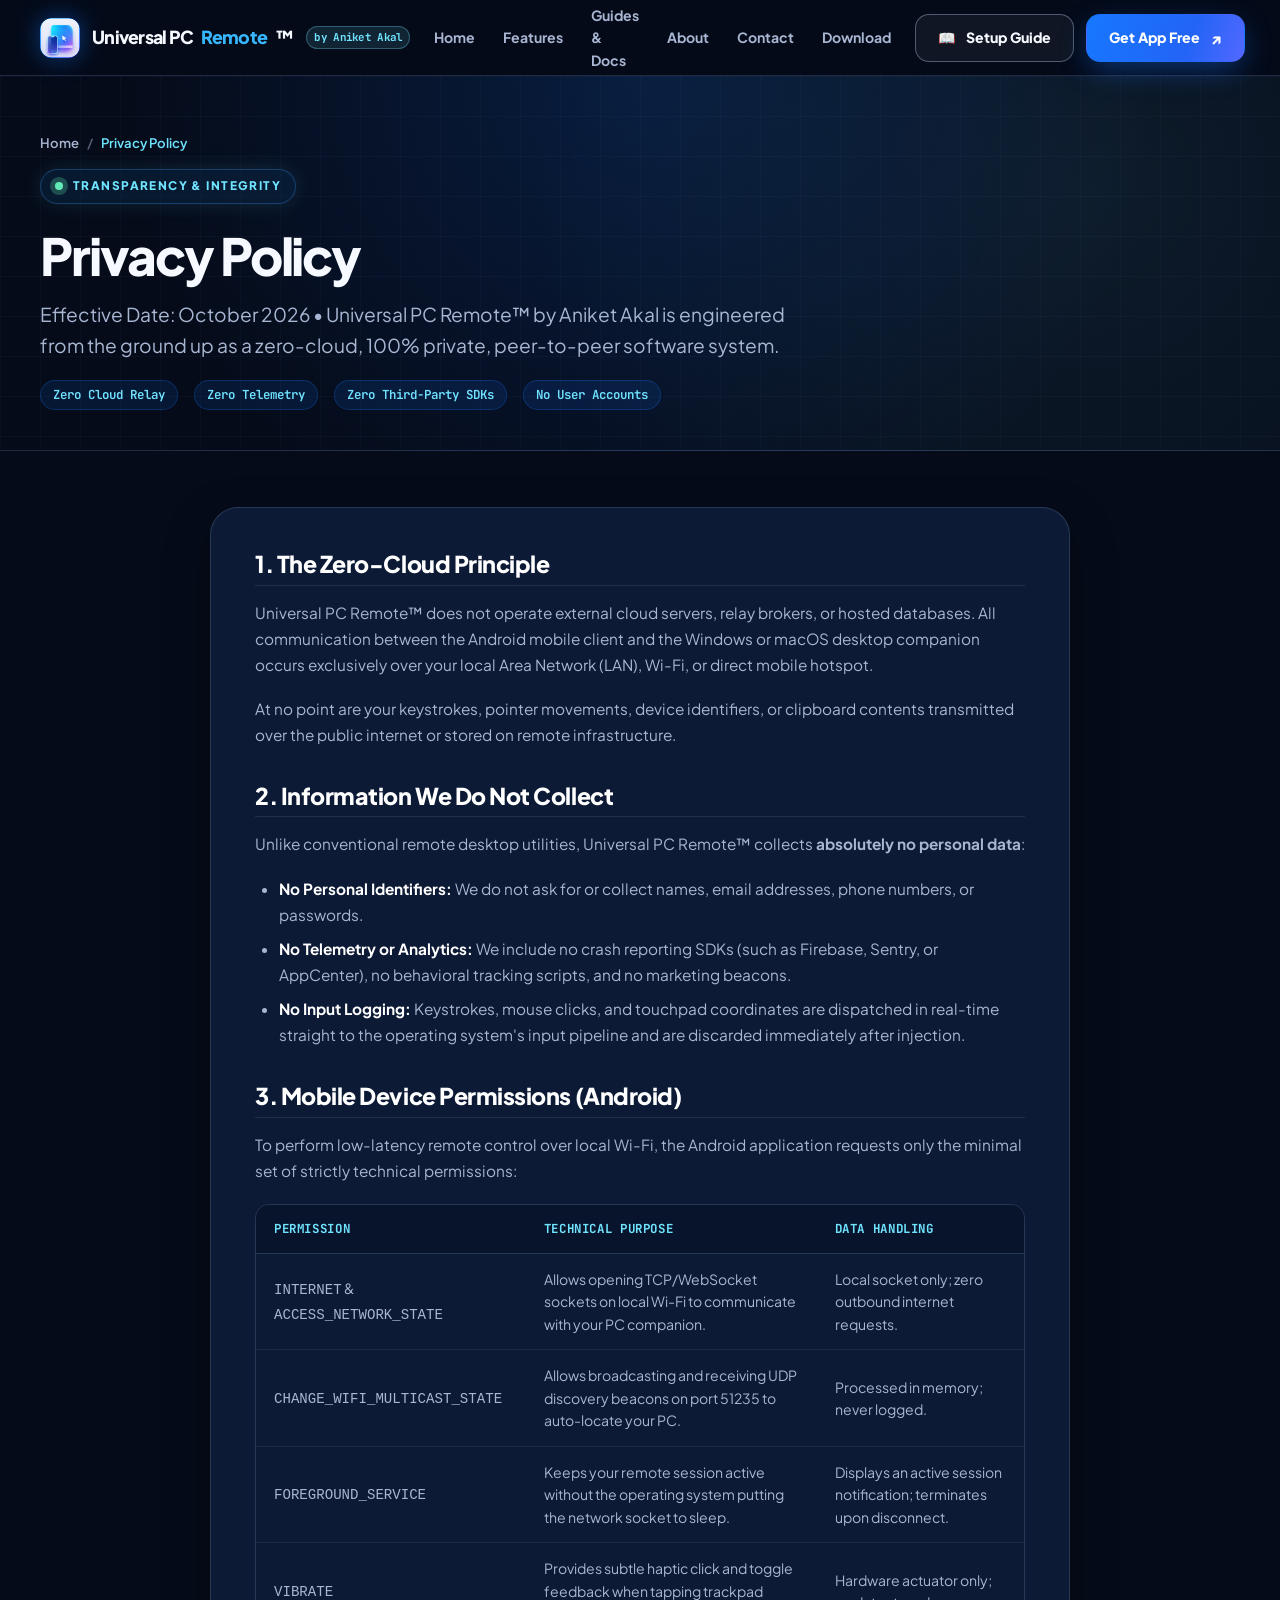
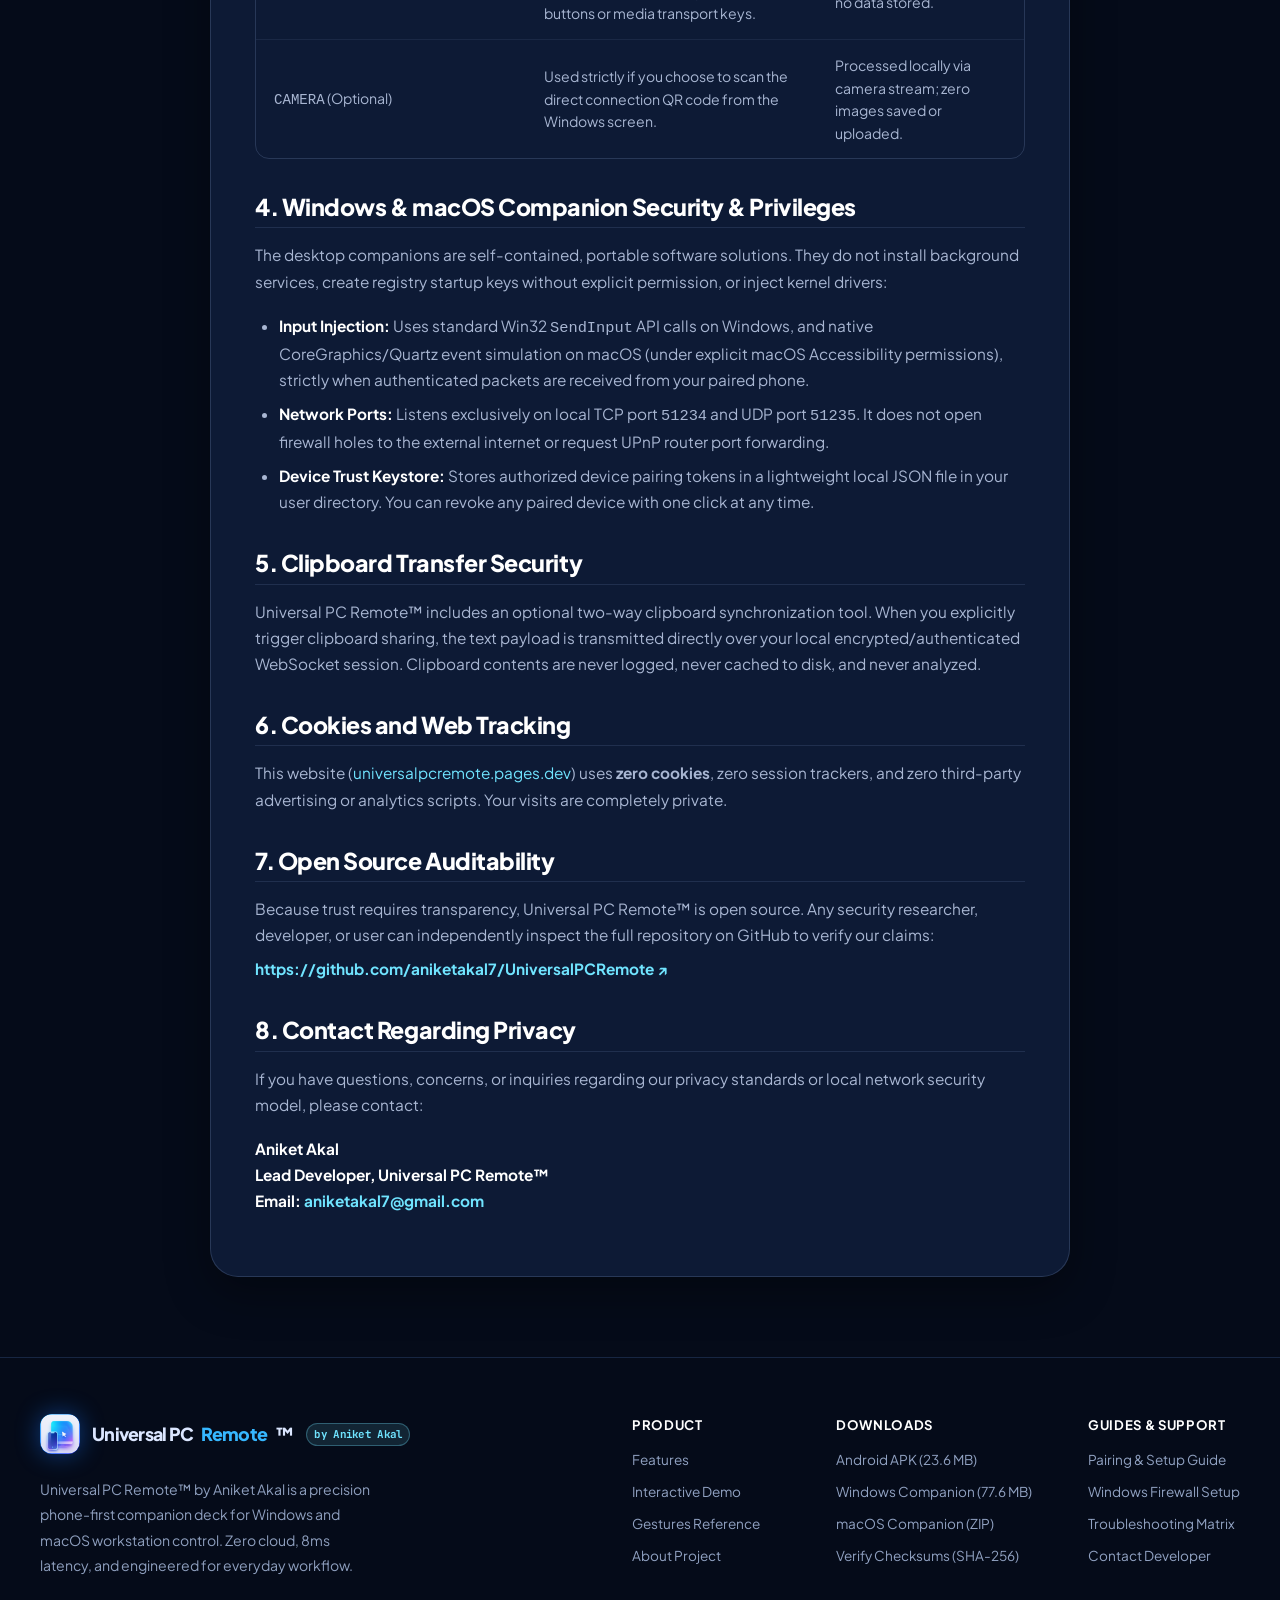
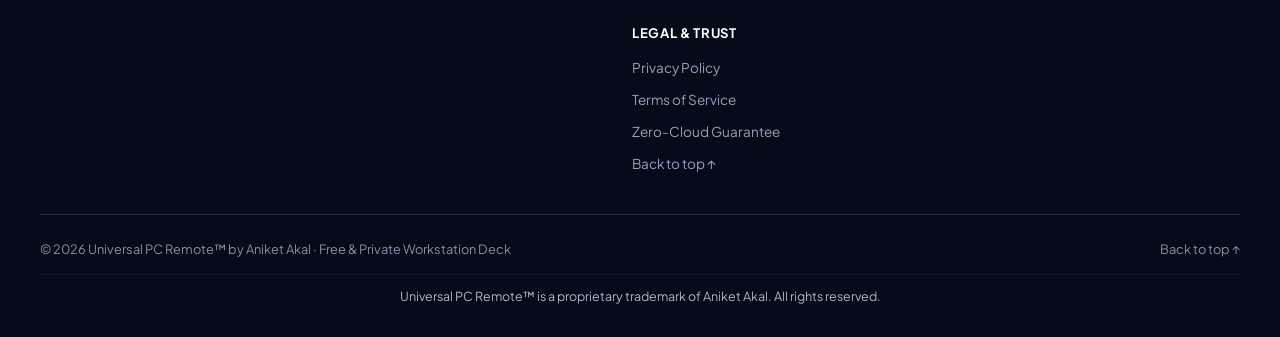
<file: website/privacy.html>
<!doctype html>
<html lang="en">
<head>
  <meta charset="utf-8">
  <meta name="viewport" content="width=device-width, initial-scale=1">
  <meta name="theme-color" content="#050b19">
  <title>Privacy Policy — Universal PC Remote™ by Aniket Akal</title>
  <meta name="description" content="Official Privacy Policy for Universal PC Remote™ by Aniket Akal. 100% zero-cloud, zero-telemetry, and peer-to-peer local network control.">
  <meta name="author" content="Aniket Akal">
  <meta name="robots" content="index, follow">
  <meta name="google-adsense-account" content="ca-pub-9775877477882396">
  <link rel="canonical" href="https://universalpcremote.pages.dev/privacy.html">
  
  <!-- Open Graph / Meta -->
  <meta property="og:type" content="website">
  <meta property="og:url" content="https://universalpcremote.pages.dev/privacy.html">
  <meta property="og:title" content="Privacy Policy — Universal PC Remote™ by Aniket Akal">
  <meta property="og:description" content="100% zero-cloud, zero-telemetry, and peer-to-peer local network control.">
  <meta property="og:site_name" content="Universal PC Remote™ by Aniket Akal">
  <meta property="og:image" content="https://universalpcremote.pages.dev/assets/app_icon.png">
  <meta name="twitter:card" content="summary_large_image">
  <meta name="twitter:title" content="Privacy Policy — Universal PC Remote™">
  <meta name="twitter:description" content="100% zero-cloud, zero-telemetry, and peer-to-peer local network control.">
  <meta name="twitter:image" content="https://universalpcremote.pages.dev/assets/app_icon.png">

  <link rel="icon" type="image/png" href="assets/app_icon.png">
  <link rel="preconnect" href="https://fonts.googleapis.com">
  <link rel="preconnect" href="https://fonts.gstatic.com" crossorigin>
  <link href="https://fonts.googleapis.com/css2?family=Plus+Jakarta+Sans:wght@400;500;600;700;800;900&family=JetBrains+Mono:wght@500;600;700&display=swap" rel="stylesheet">
  <link rel="stylesheet" href="styles.css">
  <script>document.documentElement.classList.add('js');</script>
</head>
<body>
  <a class="skip" href="#main">Skip to content</a>

  <!-- Sticky Tech Navigation Bar -->
  <header>
    <div class="wrap nav">
      <a class="brand" href="index.html" aria-label="Universal PC Remote™ by Aniket Akal home">
        <span class="brandmark" aria-hidden="true">
          <img src="assets/app_icon.png" alt="Universal PC Remote™ logo">
        </span>
        <span class="brand-text">Universal PC <span>Remote</span>™</span>
        <span class="brand-badge">by Aniket Akal</span>
      </a>

      <nav class="links" id="navLinks" aria-label="Main navigation">
        <a href="index.html">Home</a>
        <a href="index.html#features">Features</a>
        <a href="guide.html">Guides &amp; Docs</a>
        <a href="about.html">About</a>
        <a href="contact.html">Contact</a>
        <a href="index.html#download">Download</a>
        <a class="btn mobile-cta" href="index.html#download">Get App Free <span class="arrow">↗</span></a>
      </nav>

      <div class="nav-cta">
        <a class="btn outline" href="guide.html"><span aria-hidden="true">📖</span> Setup Guide</a>
        <a class="btn" href="index.html#download">Get App Free <span class="arrow">↗</span></a>
      </div>

      <button class="menu" id="menuBtn" type="button" aria-expanded="false" aria-controls="navLinks" aria-label="Open navigation menu">☰</button>
    </div>
  </header>

  <main id="main">
    <!-- Subpage Hero -->
    <section class="page-hero">
      <div class="wrap">
        <nav class="breadcrumb" aria-label="Breadcrumb">
          <a href="index.html">Home</a>
          <span class="sep">/</span>
          <span class="current">Privacy Policy</span>
        </nav>
        <div class="eyebrow">
          <span class="pulse"></span>
          <span>TRANSPARENCY &amp; INTEGRITY</span>
        </div>
        <h1 class="page-title">Privacy Policy</h1>
        <p class="page-subtitle">
          Effective Date: October 2026 • Universal PC Remote™ by Aniket Akal is engineered from the ground up as a zero-cloud, 100% private, peer-to-peer software system.
        </p>
        <div class="page-meta">
          <span class="page-meta-badge">Zero Cloud Relay</span>
          <span class="page-meta-badge">Zero Telemetry</span>
          <span class="page-meta-badge">Zero Third-Party SDKs</span>
          <span class="page-meta-badge">No User Accounts</span>
        </div>
      </div>
    </section>

    <!-- Policy Articles -->
    <section class="legal-container">
      <article class="legal-article">
        
        <h2>1. The Zero-Cloud Principle</h2>
        <p>
          Universal PC Remote™ does not operate external cloud servers, relay brokers, or hosted databases. All communication between the Android mobile client and the Windows or macOS desktop companion occurs exclusively over your local Area Network (LAN), Wi-Fi, or direct mobile hotspot.
        </p>
        <p>
          At no point are your keystrokes, pointer movements, device identifiers, or clipboard contents transmitted over the public internet or stored on remote infrastructure.
        </p>

        <h2>2. Information We Do Not Collect</h2>
        <p>
          Unlike conventional remote desktop utilities, Universal PC Remote™ collects <strong>absolutely no personal data</strong>:
        </p>
        <ul>
          <li><strong>No Personal Identifiers:</strong> We do not ask for or collect names, email addresses, phone numbers, or passwords.</li>
          <li><strong>No Telemetry or Analytics:</strong> We include no crash reporting SDKs (such as Firebase, Sentry, or AppCenter), no behavioral tracking scripts, and no marketing beacons.</li>
          <li><strong>No Input Logging:</strong> Keystrokes, mouse clicks, and touchpad coordinates are dispatched in real-time straight to the operating system's input pipeline and are discarded immediately after injection.</li>
        </ul>

        <h2>3. Mobile Device Permissions (Android)</h2>
        <p>
          To perform low-latency remote control over local Wi-Fi, the Android application requests only the minimal set of strictly technical permissions:
        </p>
        <div class="table-wrap">
          <table class="styled-table">
            <thead>
              <tr>
                <th>Permission</th>
                <th>Technical Purpose</th>
                <th>Data Handling</th>
              </tr>
            </thead>
            <tbody>
              <tr>
                <td><code>INTERNET</code> &amp; <code>ACCESS_NETWORK_STATE</code></td>
                <td>Allows opening TCP/WebSocket sockets on local Wi-Fi to communicate with your PC companion.</td>
                <td>Local socket only; zero outbound internet requests.</td>
              </tr>
              <tr>
                <td><code>CHANGE_WIFI_MULTICAST_STATE</code></td>
                <td>Allows broadcasting and receiving UDP discovery beacons on port 51235 to auto-locate your PC.</td>
                <td>Processed in memory; never logged.</td>
              </tr>
              <tr>
                <td><code>FOREGROUND_SERVICE</code></td>
                <td>Keeps your remote session active without the operating system putting the network socket to sleep.</td>
                <td>Displays an active session notification; terminates upon disconnect.</td>
              </tr>
              <tr>
                <td><code>VIBRATE</code></td>
                <td>Provides subtle haptic click and toggle feedback when tapping trackpad buttons or media transport keys.</td>
                <td>Hardware actuator only; no data stored.</td>
              </tr>
              <tr>
                <td><code>CAMERA</code> (Optional)</td>
                <td>Used strictly if you choose to scan the direct connection QR code from the Windows screen.</td>
                <td>Processed locally via camera stream; zero images saved or uploaded.</td>
              </tr>
            </tbody>
          </table>
        </div>

        <h2>4. Windows &amp; macOS Companion Security &amp; Privileges</h2>
        <p>
          The desktop companions are self-contained, portable software solutions. They do not install background services, create registry startup keys without explicit permission, or inject kernel drivers:
        </p>
        <ul>
          <li><strong>Input Injection:</strong> Uses standard Win32 <code>SendInput</code> API calls on Windows, and native CoreGraphics/Quartz event simulation on macOS (under explicit macOS Accessibility permissions), strictly when authenticated packets are received from your paired phone.</li>
          <li><strong>Network Ports:</strong> Listens exclusively on local TCP port <code>51234</code> and UDP port <code>51235</code>. It does not open firewall holes to the external internet or request UPnP router port forwarding.</li>
          <li><strong>Device Trust Keystore:</strong> Stores authorized device pairing tokens in a lightweight local JSON file in your user directory. You can revoke any paired device with one click at any time.</li>
        </ul>

        <h2>5. Clipboard Transfer Security</h2>
        <p>
          Universal PC Remote™ includes an optional two-way clipboard synchronization tool. When you explicitly trigger clipboard sharing, the text payload is transmitted directly over your local encrypted/authenticated WebSocket session. Clipboard contents are never logged, never cached to disk, and never analyzed.
        </p>

        <h2>6. Cookies and Web Tracking</h2>
        <p>
          This website (<a href="https://universalpcremote.pages.dev" style="color: var(--cyan);">universalpcremote.pages.dev</a>) uses <strong>zero cookies</strong>, zero session trackers, and zero third-party advertising or analytics scripts. Your visits are completely private.
        </p>

        <h2>7. Open Source Auditability</h2>
        <p>
          Because trust requires transparency, Universal PC Remote™ is open source. Any security researcher, developer, or user can independently inspect the full repository on GitHub to verify our claims:
          <br>
          <a href="https://github.com/aniketakal7/UniversalPCRemote" target="_blank" rel="noopener" style="color: var(--cyan); font-weight: 700; display: inline-block; margin-top: 8px;">
            https://github.com/aniketakal7/UniversalPCRemote ↗
          </a>
        </p>

        <h2>8. Contact Regarding Privacy</h2>
        <p>
          If you have questions, concerns, or inquiries regarding our privacy standards or local network security model, please contact:
        </p>
        <p style="color: #ffffff; font-weight: 700;">
          Aniket Akal<br>
          Lead Developer, Universal PC Remote™<br>
          Email: <a href="mailto:aniketakal7@gmail.com" style="color: var(--cyan);">aniketakal7@gmail.com</a>
        </p>

      </article>
    </section>
  </main>

  <!-- Deep Midnight Footer -->
  <footer>
    <div class="wrap">
      <div class="footer-top">
        <div>
          <a class="brand" href="index.html">
            <span class="brandmark">
              <img src="assets/app_icon.png" alt="App Icon">
            </span>
            <span class="brand-text">Universal PC <span>Remote</span>™</span>
            <span class="brand-badge">by Aniket Akal</span>
          </a>
          <p class="footer-description">
            Universal PC Remote™ by Aniket Akal is a precision phone-first companion deck for Windows and macOS workstation control. Zero cloud, 8ms latency, and engineered for everyday workflow.
          </p>
        </div>

        <div class="footer-cols">
          <div class="footer-col">
            <strong>Product</strong>
            <a href="index.html#features">Features</a>
            <a href="index.html#demo">Interactive Demo</a>
            <a href="index.html#gestures">Gestures Reference</a>
            <a href="about.html">About Project</a>
          </div>

          <div class="footer-col">
            <strong>Downloads</strong>
            <a href="downloads/UniversalPCRemote.apk" download>Android APK (23.6 MB)</a>
            <a href="downloads/UniversalPCRemote-v1.0.0-windows-x64.zip" download>Windows Companion (77.6 MB)</a>
            <a href="downloads/UniversalPCRemote-v1.0.0-macOS.zip" download>macOS Companion (ZIP)</a>
            <a href="guide.html#verification">Verify Checksums (SHA-256)</a>
          </div>

          <div class="footer-col">
            <strong>Guides &amp; Support</strong>
            <a href="guide.html">Pairing &amp; Setup Guide</a>
            <a href="guide.html#firewall">Windows Firewall Setup</a>
            <a href="guide.html#troubleshooting">Troubleshooting Matrix</a>
            <a href="contact.html">Contact Developer</a>
          </div>

          <div class="footer-col">
            <strong>Legal &amp; Trust</strong>
            <a href="privacy.html">Privacy Policy</a>
            <a href="terms.html">Terms of Service</a>
            <a href="about.html">Zero-Cloud Guarantee</a>
            <a href="#main">Back to top ↑</a>
          </div>
        </div>
      </div>

      <div class="footer-bottom">
        <span>© <span id="year"></span> Universal PC Remote™ by Aniket Akal · Free &amp; Private Workstation Deck</span>
        <a href="#main">Back to top ↑</a>
      </div>
      <div class="footer-trademark" style="margin-top: 14px; padding-top: 12px; border-top: 1px solid rgba(255,255,255,0.06); text-align: center; font-size: 0.78rem; color: var(--muted);">
        Universal PC Remote™ is a proprietary trademark of Aniket Akal. All rights reserved.
      </div>
    </div>
  </footer>

  <div class="toast" id="toast" role="status" aria-live="polite"></div>
  <button class="back-to-top" id="backToTopBtn" type="button" aria-label="Back to top" title="Back to top">↑</button>
  <script src="app.js" defer></script>
</body>
</html>
</file>
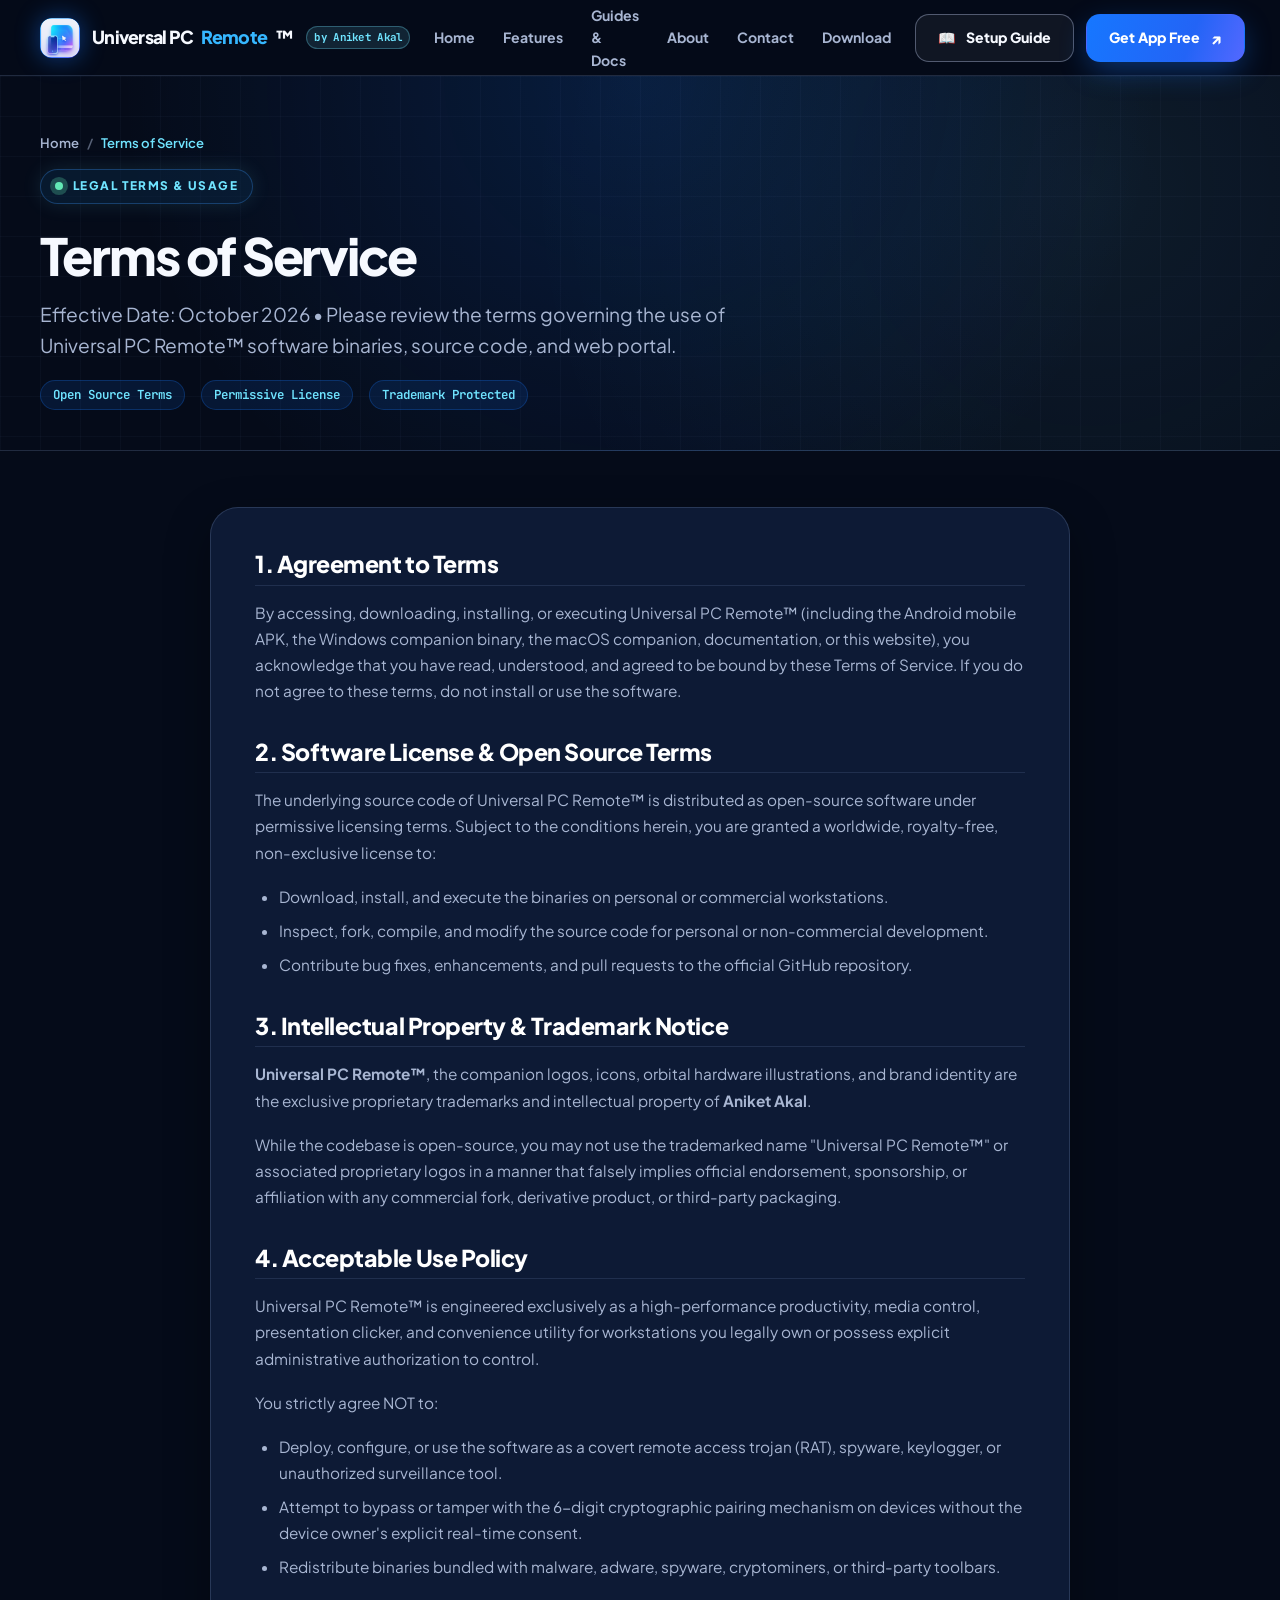
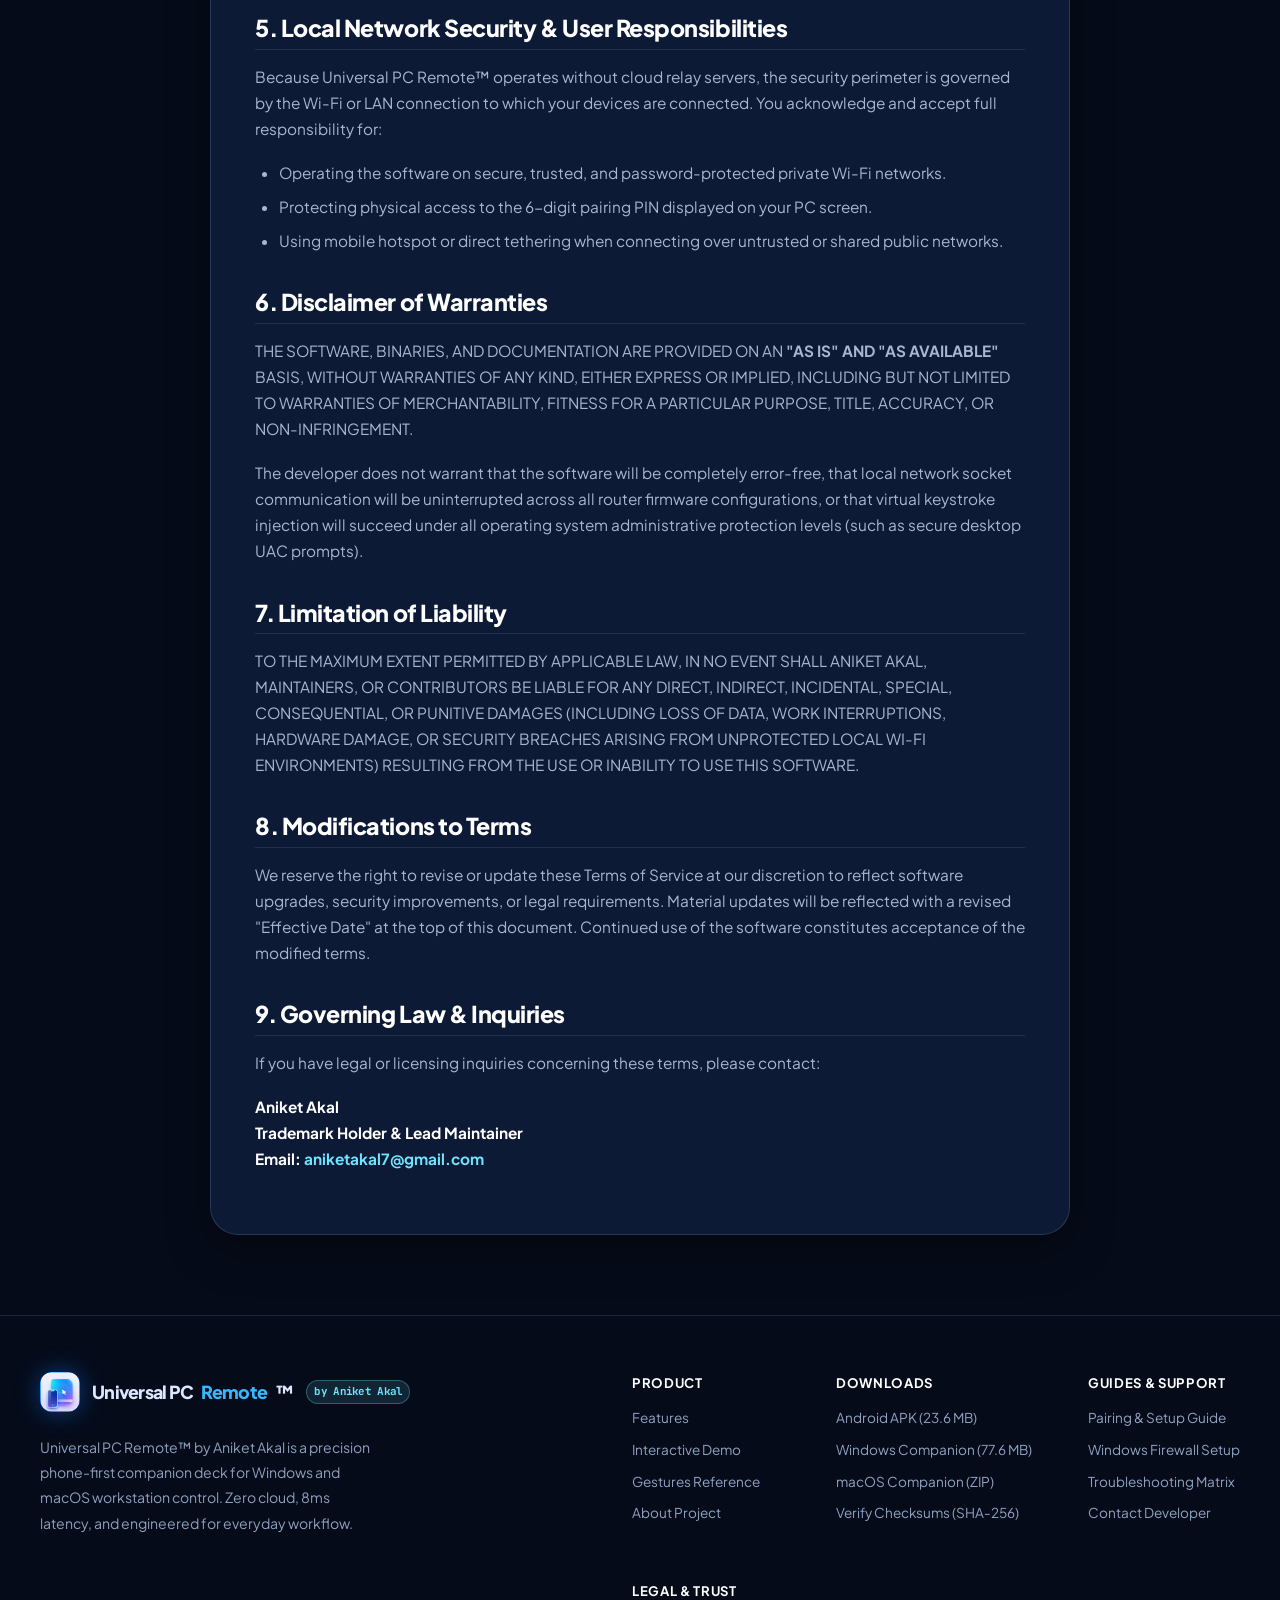
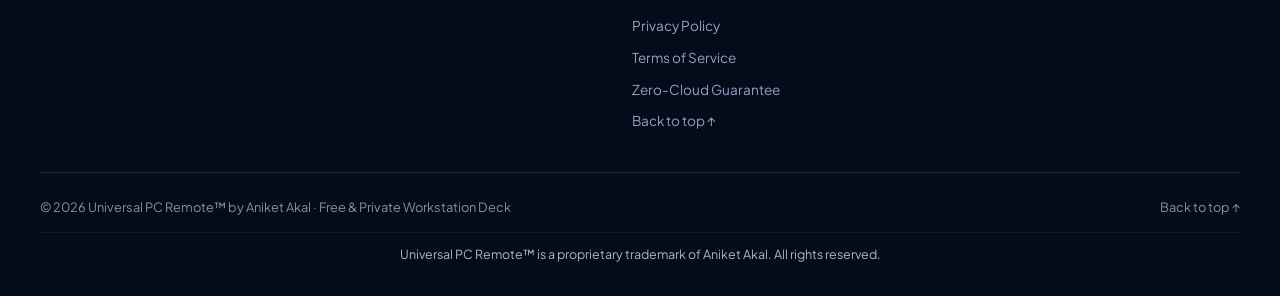
<file: website/terms.html>
<!doctype html>
<html lang="en">
<head>
  <meta charset="utf-8">
  <meta name="viewport" content="width=device-width, initial-scale=1">
  <meta name="theme-color" content="#050b19">
  <title>Terms of Service — Universal PC Remote™ by Aniket Akal</title>
  <meta name="description" content="Terms of Service and License Agreement for Universal PC Remote™ by Aniket Akal. Open source usage terms, user responsibilities, and trademark notice.">
  <meta name="author" content="Aniket Akal">
  <meta name="robots" content="index, follow">
  <meta name="google-adsense-account" content="ca-pub-9775877477882396">
  <link rel="canonical" href="https://universalpcremote.pages.dev/terms.html">
  
  <!-- Open Graph / Meta -->
  <meta property="og:type" content="website">
  <meta property="og:url" content="https://universalpcremote.pages.dev/terms.html">
  <meta property="og:title" content="Terms of Service — Universal PC Remote™ by Aniket Akal">
  <meta property="og:description" content="License agreement, usage conditions, and legal terms for Universal PC Remote™ by Aniket Akal.">
  <meta property="og:site_name" content="Universal PC Remote™ by Aniket Akal">
  <meta property="og:image" content="https://universalpcremote.pages.dev/assets/app_icon.png">
  <meta name="twitter:card" content="summary_large_image">
  <meta name="twitter:title" content="Terms of Service — Universal PC Remote™">
  <meta name="twitter:description" content="License agreement, usage conditions, and legal terms for Universal PC Remote™.">
  <meta name="twitter:image" content="https://universalpcremote.pages.dev/assets/app_icon.png">

  <link rel="icon" type="image/png" href="assets/app_icon.png">
  <link rel="preconnect" href="https://fonts.googleapis.com">
  <link rel="preconnect" href="https://fonts.gstatic.com" crossorigin>
  <link href="https://fonts.googleapis.com/css2?family=Plus+Jakarta+Sans:wght@400;500;600;700;800;900&family=JetBrains+Mono:wght@500;600;700&display=swap" rel="stylesheet">
  <link rel="stylesheet" href="styles.css">
  <script>document.documentElement.classList.add('js');</script>
</head>
<body>
  <a class="skip" href="#main">Skip to content</a>

  <!-- Sticky Tech Navigation Bar -->
  <header>
    <div class="wrap nav">
      <a class="brand" href="index.html" aria-label="Universal PC Remote™ by Aniket Akal home">
        <span class="brandmark" aria-hidden="true">
          <img src="assets/app_icon.png" alt="Universal PC Remote™ logo">
        </span>
        <span class="brand-text">Universal PC <span>Remote</span>™</span>
        <span class="brand-badge">by Aniket Akal</span>
      </a>

      <nav class="links" id="navLinks" aria-label="Main navigation">
        <a href="index.html">Home</a>
        <a href="index.html#features">Features</a>
        <a href="guide.html">Guides &amp; Docs</a>
        <a href="about.html">About</a>
        <a href="contact.html">Contact</a>
        <a href="index.html#download">Download</a>
        <a class="btn mobile-cta" href="index.html#download">Get App Free <span class="arrow">↗</span></a>
      </nav>

      <div class="nav-cta">
        <a class="btn outline" href="guide.html"><span aria-hidden="true">📖</span> Setup Guide</a>
        <a class="btn" href="index.html#download">Get App Free <span class="arrow">↗</span></a>
      </div>

      <button class="menu" id="menuBtn" type="button" aria-expanded="false" aria-controls="navLinks" aria-label="Open navigation menu">☰</button>
    </div>
  </header>

  <main id="main">
    <!-- Subpage Hero -->
    <section class="page-hero">
      <div class="wrap">
        <nav class="breadcrumb" aria-label="Breadcrumb">
          <a href="index.html">Home</a>
          <span class="sep">/</span>
          <span class="current">Terms of Service</span>
        </nav>
        <div class="eyebrow">
          <span class="pulse"></span>
          <span>LEGAL TERMS &amp; USAGE</span>
        </div>
        <h1 class="page-title">Terms of Service</h1>
        <p class="page-subtitle">
          Effective Date: October 2026 • Please review the terms governing the use of Universal PC Remote™ software binaries, source code, and web portal.
        </p>
        <div class="page-meta">
          <span class="page-meta-badge">Open Source Terms</span>
          <span class="page-meta-badge">Permissive License</span>
          <span class="page-meta-badge">Trademark Protected</span>
        </div>
      </div>
    </section>

    <!-- Terms Content Container -->
    <section class="legal-container">
      <article class="legal-article">
        
        <h2>1. Agreement to Terms</h2>
        <p>
          By accessing, downloading, installing, or executing Universal PC Remote™ (including the Android mobile APK, the Windows companion binary, the macOS companion, documentation, or this website), you acknowledge that you have read, understood, and agreed to be bound by these Terms of Service. If you do not agree to these terms, do not install or use the software.
        </p>

        <h2>2. Software License &amp; Open Source Terms</h2>
        <p>
          The underlying source code of Universal PC Remote™ is distributed as open-source software under permissive licensing terms. Subject to the conditions herein, you are granted a worldwide, royalty-free, non-exclusive license to:
        </p>
        <ul>
          <li>Download, install, and execute the binaries on personal or commercial workstations.</li>
          <li>Inspect, fork, compile, and modify the source code for personal or non-commercial development.</li>
          <li>Contribute bug fixes, enhancements, and pull requests to the official GitHub repository.</li>
        </ul>

        <h2>3. Intellectual Property &amp; Trademark Notice</h2>
        <p>
          <strong>Universal PC Remote™</strong>, the companion logos, icons, orbital hardware illustrations, and brand identity are the exclusive proprietary trademarks and intellectual property of <strong>Aniket Akal</strong>.
        </p>
        <p>
          While the codebase is open-source, you may not use the trademarked name "Universal PC Remote™" or associated proprietary logos in a manner that falsely implies official endorsement, sponsorship, or affiliation with any commercial fork, derivative product, or third-party packaging.
        </p>

        <h2>4. Acceptable Use Policy</h2>
        <p>
          Universal PC Remote™ is engineered exclusively as a high-performance productivity, media control, presentation clicker, and convenience utility for workstations you legally own or possess explicit administrative authorization to control.
        </p>
        <p>You strictly agree NOT to:</p>
        <ul>
          <li>Deploy, configure, or use the software as a covert remote access trojan (RAT), spyware, keylogger, or unauthorized surveillance tool.</li>
          <li>Attempt to bypass or tamper with the 6-digit cryptographic pairing mechanism on devices without the device owner's explicit real-time consent.</li>
          <li>Redistribute binaries bundled with malware, adware, spyware, cryptominers, or third-party toolbars.</li>
        </ul>

        <h2>5. Local Network Security &amp; User Responsibilities</h2>
        <p>
          Because Universal PC Remote™ operates without cloud relay servers, the security perimeter is governed by the Wi-Fi or LAN connection to which your devices are connected. You acknowledge and accept full responsibility for:
        </p>
        <ul>
          <li>Operating the software on secure, trusted, and password-protected private Wi-Fi networks.</li>
          <li>Protecting physical access to the 6-digit pairing PIN displayed on your PC screen.</li>
          <li>Using mobile hotspot or direct tethering when connecting over untrusted or shared public networks.</li>
        </ul>

        <h2>6. Disclaimer of Warranties</h2>
        <p>
          THE SOFTWARE, BINARIES, AND DOCUMENTATION ARE PROVIDED ON AN <strong>"AS IS" AND "AS AVAILABLE"</strong> BASIS, WITHOUT WARRANTIES OF ANY KIND, EITHER EXPRESS OR IMPLIED, INCLUDING BUT NOT LIMITED TO WARRANTIES OF MERCHANTABILITY, FITNESS FOR A PARTICULAR PURPOSE, TITLE, ACCURACY, OR NON-INFRINGEMENT.
        </p>
        <p>
          The developer does not warrant that the software will be completely error-free, that local network socket communication will be uninterrupted across all router firmware configurations, or that virtual keystroke injection will succeed under all operating system administrative protection levels (such as secure desktop UAC prompts).
        </p>

        <h2>7. Limitation of Liability</h2>
        <p>
          TO THE MAXIMUM EXTENT PERMITTED BY APPLICABLE LAW, IN NO EVENT SHALL ANIKET AKAL, MAINTAINERS, OR CONTRIBUTORS BE LIABLE FOR ANY DIRECT, INDIRECT, INCIDENTAL, SPECIAL, CONSEQUENTIAL, OR PUNITIVE DAMAGES (INCLUDING LOSS OF DATA, WORK INTERRUPTIONS, HARDWARE DAMAGE, OR SECURITY BREACHES ARISING FROM UNPROTECTED LOCAL WI-FI ENVIRONMENTS) RESULTING FROM THE USE OR INABILITY TO USE THIS SOFTWARE.
        </p>

        <h2>8. Modifications to Terms</h2>
        <p>
          We reserve the right to revise or update these Terms of Service at our discretion to reflect software upgrades, security improvements, or legal requirements. Material updates will be reflected with a revised "Effective Date" at the top of this document. Continued use of the software constitutes acceptance of the modified terms.
        </p>

        <h2>9. Governing Law &amp; Inquiries</h2>
        <p>
          If you have legal or licensing inquiries concerning these terms, please contact:
        </p>
        <p style="color: #ffffff; font-weight: 700;">
          Aniket Akal<br>
          Trademark Holder &amp; Lead Maintainer<br>
          Email: <a href="mailto:aniketakal7@gmail.com" style="color: var(--cyan);">aniketakal7@gmail.com</a>
        </p>

      </article>
    </section>
  </main>

  <!-- Deep Midnight Footer -->
  <footer>
    <div class="wrap">
      <div class="footer-top">
        <div>
          <a class="brand" href="index.html">
            <span class="brandmark">
              <img src="assets/app_icon.png" alt="App Icon">
            </span>
            <span class="brand-text">Universal PC <span>Remote</span>™</span>
            <span class="brand-badge">by Aniket Akal</span>
          </a>
          <p class="footer-description">
            Universal PC Remote™ by Aniket Akal is a precision phone-first companion deck for Windows and macOS workstation control. Zero cloud, 8ms latency, and engineered for everyday workflow.
          </p>
        </div>

        <div class="footer-cols">
          <div class="footer-col">
            <strong>Product</strong>
            <a href="index.html#features">Features</a>
            <a href="index.html#demo">Interactive Demo</a>
            <a href="index.html#gestures">Gestures Reference</a>
            <a href="about.html">About Project</a>
          </div>

          <div class="footer-col">
            <strong>Downloads</strong>
            <a href="downloads/UniversalPCRemote.apk" download>Android APK (23.6 MB)</a>
            <a href="downloads/UniversalPCRemote-v1.0.0-windows-x64.zip" download>Windows Companion (77.6 MB)</a>
            <a href="downloads/UniversalPCRemote-v1.0.0-macOS.zip" download>macOS Companion (ZIP)</a>
            <a href="guide.html#verification">Verify Checksums (SHA-256)</a>
          </div>

          <div class="footer-col">
            <strong>Guides &amp; Support</strong>
            <a href="guide.html">Pairing &amp; Setup Guide</a>
            <a href="guide.html#firewall">Windows Firewall Setup</a>
            <a href="guide.html#troubleshooting">Troubleshooting Matrix</a>
            <a href="contact.html">Contact Developer</a>
          </div>

          <div class="footer-col">
            <strong>Legal &amp; Trust</strong>
            <a href="privacy.html">Privacy Policy</a>
            <a href="terms.html">Terms of Service</a>
            <a href="about.html">Zero-Cloud Guarantee</a>
            <a href="#main">Back to top ↑</a>
          </div>
        </div>
      </div>

      <div class="footer-bottom">
        <span>© <span id="year"></span> Universal PC Remote™ by Aniket Akal · Free &amp; Private Workstation Deck</span>
        <a href="#main">Back to top ↑</a>
      </div>
      <div class="footer-trademark" style="margin-top: 14px; padding-top: 12px; border-top: 1px solid rgba(255,255,255,0.06); text-align: center; font-size: 0.78rem; color: var(--muted);">
        Universal PC Remote™ is a proprietary trademark of Aniket Akal. All rights reserved.
      </div>
    </div>
  </footer>

  <div class="toast" id="toast" role="status" aria-live="polite"></div>
  <button class="back-to-top" id="backToTopBtn" type="button" aria-label="Back to top" title="Back to top">↑</button>
  <script src="app.js" defer></script>
</body>
</html>
</file>
<file: website/styles.css>
/* ==========================================================================
   UNIVERSAL PC REMOTE — COMPLETE VISUAL SYSTEM & STYLESHEET
   Electric Space-Navy & Alternating Precision Tech Theme
   ========================================================================== */

:root {
  /* Core Tech Palette */
  --night: #050b19;
  --night2: #09152d;
  --panel: #0d1a35;
  --panel2: #101f40;
  --blue: #1677ff;
  --blue2: #36b7ff;
  --blue-hover: #125ecc;
  --cyan: #70e4ff;
  --violet: #8b7cff;
  --emerald: #63e9b5;
  --white: #f6f9ff;
  --muted: #a8b6d2;
  --muted-dark: #70809e;
  --line: rgba(173, 199, 255, 0.17);
  --line-strong: rgba(173, 199, 255, 0.32);

  /* Light Sections Palette */
  --light: #f4f7ff;
  --lightink: #111a2d;
  --lightmuted: #5c6880;
  --lightline: #e1e8f6;
  --lightcard: #ffffff;

  /* Typography & Sizing */
  --font-main: 'Plus Jakarta Sans', Inter, -apple-system, BlinkMacSystemFont, "Segoe UI", Roboto, sans-serif;
  --font-display: 'Plus Jakarta Sans', Inter, system-ui, sans-serif;
  --font-mono: 'JetBrains Mono', SFMono-Regular, Consolas, monospace;
  --max: 1200px;
  --nav: 76px;

  /* Radii & Shadows */
  --radius-sm: 8px;
  --radius-md: 14px;
  --radius-lg: 20px;
  --radius-xl: 28px;
  --radius-full: 9999px;
  --shadow-blue: 0 10px 30px -4px rgba(22, 119, 255, 0.42);
  --shadow-card: 0 12px 32px -6px rgba(17, 26, 45, 0.08);
  --shadow-dark: 0 24px 60px -12px rgba(0, 0, 0, 0.55);
}

/* Base Resets */
*, *::before, *::after {
  box-sizing: border-box;
  margin: 0;
  padding: 0;
}

html {
  scroll-behavior: smooth;
  scroll-padding-top: 96px;
  overflow-x: clip;
}

body {
  background: var(--night);
  color: var(--white);
  font-family: var(--font-main);
  line-height: 1.6;
  -webkit-font-smoothing: antialiased;
  -moz-osx-font-smoothing: grayscale;
  overflow-x: clip;
}

a {
  color: inherit;
  text-decoration: none;
}

button {
  font: inherit;
  border: none;
  background: none;
  cursor: pointer;
}

button, a {
  -webkit-tap-highlight-color: transparent;
}

a:focus-visible, button:focus-visible {
  outline: 3px solid var(--cyan);
  outline-offset: 4px;
}

.wrap {
  width: min(var(--max), calc(100% - 48px));
  margin: 0 auto;
}

.skip {
  position: absolute;
  left: 14px;
  top: -80px;
  z-index: 10000;
  background: #ffffff;
  color: #111111;
  padding: 12px 18px;
  border-radius: var(--radius-md);
  font-weight: 700;
  font-size: 0.9rem;
  transition: top 0.2s ease;
}

.skip:focus {
  top: 14px;
}

/* ==========================================================================
   HEADER & NAVIGATION
   ========================================================================== */
header {
  height: var(--nav);
  position: sticky;
  top: 0;
  z-index: 1000;
  background: rgba(5, 11, 25, 0.86);
  backdrop-filter: blur(18px);
  -webkit-backdrop-filter: blur(18px);
  border-bottom: 1px solid var(--line);
  transition: background 0.3s ease, border-color 0.3s ease;
}

.nav {
  height: 100%;
  display: flex;
  align-items: center;
  justify-content: space-between;
  gap: 24px;
}

.brand {
  display: inline-flex;
  align-items: center;
  gap: 12px;
  font-size: 1.12rem;
  font-weight: 800;
  letter-spacing: -0.04em;
  white-space: nowrap;
}

.brandmark {
  display: grid;
  place-items: center;
  width: 40px;
  height: 40px;
  border-radius: 12px;
  color: #ffffff;
  background: linear-gradient(145deg, var(--blue2), var(--blue) 55%, #524dff);
  box-shadow: 0 0 24px rgba(22, 119, 255, 0.45);
  font-size: 1.3rem;
  flex-shrink: 0;
  overflow: hidden;
}

.brandmark img {
  width: 100%;
  height: 100%;
  object-fit: cover;
  border-radius: 12px;
}

.brand-text {
  display: flex;
  align-items: center;
  gap: 8px;
}

.brand-text span:last-child {
  color: var(--blue2);
}

.brand-badge {
  font-family: var(--font-mono);
  font-size: 0.68rem;
  font-weight: 700;
  color: var(--cyan);
  background: rgba(112, 228, 255, 0.12);
  border: 1px solid rgba(112, 228, 255, 0.3);
  padding: 2px 7px;
  border-radius: var(--radius-full);
}

.links {
  display: flex;
  align-items: center;
  gap: 28px;
  color: var(--muted);
  font-size: 0.88rem;
  font-weight: 700;
}

.links a {
  transition: color 0.2s ease;
  position: relative;
  padding: 6px 0;
}

.links a:hover {
  color: var(--cyan);
}

.links a::after {
  content: '';
  position: absolute;
  bottom: 0;
  left: 0;
  width: 0;
  height: 2px;
  background: var(--blue2);
  transition: width 0.2s ease;
}

.links a:hover::after {
  width: 100%;
}

.links a.active {
  color: var(--cyan);
}

.links a.active::after {
  width: 100%;
}

.links .mobile-cta {
  display: none;
}

.nav-cta {
  display: flex;
  align-items: center;
  gap: 12px;
}

.btn {
  display: inline-flex;
  align-items: center;
  justify-content: center;
  gap: 10px;
  min-height: 48px;
  padding: 0 22px;
  border-radius: var(--radius-md);
  border: 1px solid transparent;
  background: linear-gradient(110deg, #1677ff, #2364f6 65%, #5368ff);
  color: #ffffff;
  font-size: 0.88rem;
  font-weight: 800;
  box-shadow: var(--shadow-blue);
  cursor: pointer;
  white-space: nowrap;
  transition: transform 0.2s ease, filter 0.2s ease, box-shadow 0.2s ease;
}

.btn:hover {
  transform: translateY(-2px);
  filter: brightness(1.1);
  box-shadow: 0 14px 34px rgba(22, 119, 255, 0.55);
}

.btn .arrow {
  font-size: 1rem;
  transition: transform 0.2s ease;
}

.btn:hover .arrow {
  transform: translateX(3px);
}

.btn.outline {
  background: rgba(255, 255, 255, 0.05);
  border-color: rgba(205, 220, 255, 0.35);
  box-shadow: none;
  color: var(--white);
}

.btn.outline:hover {
  background: rgba(255, 255, 255, 0.12);
  border-color: var(--cyan);
  color: var(--cyan);
}

.btn-large {
  min-height: 54px;
  padding: 0 28px;
  font-size: 0.98rem;
}

.btn-dual {
  display: flex;
  align-items: center;
  gap: 12px;
  text-align: left;
}

.btn-subtext {
  display: block;
  font-size: 0.72rem;
  font-weight: 600;
  opacity: 0.82;
  font-family: var(--font-mono);
}

.menu {
  display: none;
  width: 44px;
  height: 44px;
  border: 1px solid var(--line);
  border-radius: var(--radius-md);
  background: var(--panel);
  color: #ffffff;
  font-size: 1.35rem;
  cursor: pointer;
  align-items: center;
  justify-content: center;
  transition: background 0.2s ease, border-color 0.2s ease;
}

.menu:hover {
  border-color: var(--blue2);
}

/* ==========================================================================
   HERO SECTION — 3D WORKSTATION STAGE
   ========================================================================== */
.hero {
  position: relative;
  overflow: hidden;
  padding: 76px 0 60px;
  background: radial-gradient(ellipse at 80% 40%, #0c2c69 0%, rgba(8, 22, 51, 0.8) 32%, transparent 64%),
              linear-gradient(130deg, #050b19 0%, #071329 55%, #07142a 100%);
}

.hero::before {
  content: "";
  position: absolute;
  inset: auto -10% -80px -10%;
  height: 220px;
  background: radial-gradient(ellipse, rgba(11, 76, 192, 0.35), transparent 70%);
  pointer-events: none;
}

.hero-grid {
  position: relative;
  display: grid;
  grid-template-columns: 1fr 1fr;
  gap: 48px;
  align-items: center;
}

.eyebrow {
  display: inline-flex;
  align-items: center;
  gap: 10px;
  border: 1px solid rgba(43, 112, 185, 0.45);
  border-radius: var(--radius-full);
  padding: 7px 14px;
  color: var(--cyan);
  font-size: 0.74rem;
  letter-spacing: 0.12em;
  text-transform: uppercase;
  font-weight: 800;
  background: rgba(13, 43, 74, 0.45);
  margin-bottom: 22px;
  box-shadow: 0 0 20px rgba(112, 228, 255, 0.12);
}

.pulse {
  width: 8px;
  height: 8px;
  border-radius: 50%;
  background: var(--emerald);
  box-shadow: 0 0 0 5px rgba(99, 233, 181, 0.25);
  animation: pulseNode 2s infinite ease-in-out;
}

@keyframes pulseNode {
  0%, 100% { transform: scale(1); opacity: 1; }
  50% { transform: scale(1.3); opacity: 0.6; }
}

h1 {
  font-size: clamp(42px, 5.4vw, 76px);
  line-height: 1.02;
  letter-spacing: -0.065em;
  margin: 0 0 22px;
  font-weight: 900;
  max-width: 660px;
}

h1 .gradient {
  background: linear-gradient(95deg, #36b7ff 0%, #397dff 50%, #a3a0ff 100%);
  -webkit-background-clip: text;
  background-clip: text;
  color: transparent;
}

.hero-copy {
  max-width: 520px;
  color: var(--muted);
  font-size: 1.05rem;
  line-height: 1.75;
}

.hero-actions {
  display: flex;
  gap: 14px;
  flex-wrap: wrap;
  margin: 32px 0 26px;
}

#primaryDownloadBtn {
  background: linear-gradient(110deg, #10b981, #059669 65%, #047857);
  box-shadow: 0 8px 24px rgba(16, 185, 129, 0.4);
}

#primaryDownloadBtn:hover {
  box-shadow: 0 12px 30px rgba(16, 185, 129, 0.55);
}

#desktopDownloadBtn {
  background: rgba(22, 119, 255, 0.12);
  border-color: rgba(70, 140, 255, 0.45);
}

#desktopDownloadBtn:hover {
  background: rgba(22, 119, 255, 0.25);
  border-color: var(--cyan);
  box-shadow: 0 8px 24px rgba(22, 119, 255, 0.35);
  color: #ffffff;
}

#macDownloadBtn {
  background: rgba(139, 124, 255, 0.1);
  border-color: rgba(139, 124, 255, 0.4);
}

#macDownloadBtn:hover {
  background: rgba(139, 124, 255, 0.22);
  border-color: #a78bfa;
  box-shadow: 0 8px 24px rgba(139, 124, 255, 0.3);
  color: #ffffff;
}

.trust {
  display: flex;
  gap: 20px;
  flex-wrap: wrap;
  color: #aebbd4;
  font-size: 0.78rem;
  font-weight: 600;
}

.trust span {
  display: inline-flex;
  align-items: center;
  gap: 7px;
}

.trust b {
  color: var(--emerald);
  font-size: 0.95rem;
}

/* 3D Visual Stage */
.hero-visual {
  min-height: 480px;
  position: relative;
  display: grid;
  place-items: center;
}

.visual-halo {
  position: absolute;
  width: 440px;
  max-width: 100%;
  aspect-ratio: 1;
  border-radius: 50%;
  background: radial-gradient(circle, rgba(21, 109, 255, 0.22) 0%, rgba(33, 101, 255, 0.08) 40%, transparent 70%);
  border: 1px solid rgba(114, 182, 255, 0.15);
  animation: breatheHalo 6s ease-in-out infinite;
}

.visual-halo::before, .visual-halo::after {
  content: "";
  position: absolute;
  inset: 10%;
  border: 1px solid rgba(114, 182, 255, 0.12);
  border-radius: 50%;
}

.visual-halo::after {
  inset: 22%;
}

@keyframes breatheHalo {
  0%, 100% { transform: scale(1); opacity: 0.8; }
  50% { transform: scale(1.05); opacity: 1; }
}

/* Perspective Monitor */
.monitor {
  position: absolute;
  width: 88%;
  right: 0;
  top: 42px;
  transform: perspective(1100px) rotateY(-7deg) rotateX(2deg);
  filter: drop-shadow(0 30px 40px rgba(0, 0, 0, 0.65));
  transition: transform 0.4s ease;
}

.monitor:hover {
  transform: perspective(1100px) rotateY(-4deg) rotateX(1deg) translateY(-4px);
}

.monitor-frame {
  background: linear-gradient(135deg, #5a6683, #111a2d 18%, #050913 80%, #53617b);
  padding: 10px;
  border-radius: 18px;
  border: 1px solid #62749a;
  box-shadow: inset 0 0 12px rgba(255, 255, 255, 0.08);
}

.monitor-screen {
  height: 260px;
  border-radius: 10px;
  overflow: hidden;
  position: relative;
  background: radial-gradient(ellipse at 68% 45%, #1459ed 0%, #1232a3 30%, #081640 68%, #071021 100%);
}

.wallpaper-orb {
  position: absolute;
  width: 280px;
  height: 280px;
  right: 12%;
  top: -24px;
  border-radius: 46% 54% 62% 38%;
  background: linear-gradient(140deg, #70dfff 0%, #2678ff 25%, #3b39e9 57%, #0a1e64 100%);
  transform: rotate(35deg);
  filter: drop-shadow(0 0 30px rgba(22, 119, 255, 0.55));
  animation: orbMorph 12s ease-in-out infinite alternate;
}

.wallpaper-orb::before {
  content: "";
  position: absolute;
  inset: 20px 32px 22px -10px;
  border-radius: 50%;
  border: 12px solid rgba(114, 191, 255, 0.45);
  transform: rotate(-26deg);
  box-shadow: inset 0 0 28px rgba(177, 240, 255, 0.25);
}

.wallpaper-orb::after {
  content: "";
  position: absolute;
  inset: 56px 54px 48px -30px;
  border-radius: 50%;
  border: 9px solid rgba(140, 139, 255, 0.4);
  transform: rotate(20deg);
}

@keyframes orbMorph {
  0% { transform: rotate(35deg) scale(1); }
  100% { transform: rotate(65deg) scale(1.08); }
}

.screen-glass {
  position: absolute;
  inset: 0;
  background: linear-gradient(130deg, rgba(255, 255, 255, 0.08), transparent 40%, rgba(1, 7, 28, 0.35));
  pointer-events: none;
}

.monitor-base {
  width: 35%;
  height: 48px;
  margin: 0 auto;
  background: linear-gradient(90deg, #111a2d, #8a94ab 45%, #202b40);
  clip-path: polygon(24% 0, 76% 0, 88% 100%, 12% 100%);
  position: relative;
}

.monitor-foot {
  width: 48%;
  height: 13px;
  margin: -1px auto 0;
  border-radius: 50% 50% 6px 6px;
  background: linear-gradient(#69748c, #1a2438);
  box-shadow: 0 4px 12px rgba(0, 0, 0, 0.5);
}

/* Angled Phone Remote */
.phone {
  position: absolute;
  left: 0;
  bottom: 12px;
  width: 168px;
  height: 320px;
  padding: 8px;
  border: 2px solid #6b7894;
  border-radius: 30px;
  background: linear-gradient(130deg, #2b3853, #050912 40%);
  box-shadow: 0 26px 50px rgba(0, 0, 0, 0.7);
  transform: rotate(-7deg);
  z-index: 2;
  transition: transform 0.3s ease;
}

.phone:hover {
  transform: rotate(-4deg) translateY(-4px);
}

.phone-screen {
  height: 100%;
  border-radius: 22px;
  background: linear-gradient(160deg, #111d34, #080f20);
  overflow: hidden;
  padding: 18px 12px;
  position: relative;
  border: 1px solid #283650;
  display: flex;
  flex-direction: column;
}

.notch {
  position: absolute;
  top: 6px;
  left: 50%;
  transform: translateX(-50%);
  height: 13px;
  width: 58px;
  background: #02050b;
  border-radius: 10px;
  z-index: 5;
}

.phone-status {
  display: flex;
  justify-content: space-between;
  margin-top: 8px;
  font-size: 8px;
  color: #9caccc;
  font-weight: 700;
}

.phone-connected {
  font-size: 8px;
  color: #a7b9d8;
  margin-top: 18px;
}

.phone-title {
  font-size: 1.15rem;
  font-weight: 900;
  letter-spacing: -0.05em;
  margin: 0 0 3px;
  color: #ffffff;
}

.online {
  display: inline-flex;
  align-items: center;
  gap: 5px;
  font-size: 8px;
  color: var(--emerald);
  background: #10342e;
  padding: 3px 7px;
  border-radius: 7px;
  font-weight: 700;
  width: fit-content;
}

.phone-grid {
  display: grid;
  grid-template-columns: 1fr 1fr;
  gap: 6px;
  margin-top: 14px;
}

.phone-tile {
  height: 52px;
  border: 1px solid #2b3a55;
  background: linear-gradient(145deg, #1a2944, #10192b);
  border-radius: 10px;
  display: flex;
  flex-direction: column;
  align-items: center;
  justify-content: center;
  gap: 4px;
  color: #e6eeff;
  font-size: 8px;
  font-weight: 700;
}

.phone-tile b {
  font-size: 1.1rem;
  color: var(--blue2);
}

.phone-bottom {
  display: flex;
  justify-content: space-around;
  color: #5c7298;
  font-size: 11px;
  margin-top: auto;
  padding-top: 10px;
}

.connection-pill {
  position: absolute;
  right: -8px;
  bottom: 28px;
  background: rgba(11, 23, 48, 0.94);
  border: 1px solid rgba(59, 107, 181, 0.45);
  box-shadow: 0 12px 35px rgba(0, 0, 0, 0.5);
  backdrop-filter: blur(8px);
  border-radius: var(--radius-md);
  padding: 12px 16px;
  display: flex;
  align-items: center;
  gap: 12px;
  font-size: 0.8rem;
  z-index: 3;
  animation: floatPill 4s ease-in-out infinite;
}

@keyframes floatPill {
  0%, 100% { transform: translateY(0); }
  50% { transform: translateY(-5px); }
}

.connection-icon {
  width: 32px;
  height: 32px;
  display: grid;
  place-items: center;
  border-radius: 10px;
  background: #0d3e48;
  color: var(--emerald);
  font-size: 1.1rem;
  flex-shrink: 0;
}

.connection-pill strong {
  display: block;
  font-size: 0.84rem;
  color: #ffffff;
}

.connection-pill small {
  display: block;
  color: #8da4ca;
  font-size: 0.72rem;
  margin-top: 2px;
}

/* Hero Bottom Bar */
.hero-bottom {
  position: relative;
  border-top: 1px solid rgba(155, 189, 255, 0.15);
  margin-top: 36px;
  padding-top: 24px;
  display: flex;
  gap: 32px;
  flex-wrap: wrap;
  color: var(--muted);
  font-size: 0.88rem;
}

.hero-bottom span {
  display: inline-flex;
  align-items: center;
  gap: 8px;
}

.hero-bottom strong {
  color: var(--white);
  font-size: 0.98rem;
  font-weight: 800;
  font-family: var(--font-mono);
}

/* ==========================================================================
   FEATURES BAND — CRISP LIGHT SECTION
   ========================================================================== */
.features-band {
  background: var(--light);
  color: var(--lightink);
  padding: 40px 0 48px;
}

.feature-strip {
  display: grid;
  grid-template-columns: repeat(6, 1fr);
  gap: 14px;
}

.feature {
  padding: 22px 16px;
  border: 1px solid var(--lightline);
  border-radius: var(--radius-lg);
  background: var(--lightcard);
  box-shadow: 0 4px 16px rgba(30, 67, 139, 0.05);
  transition: transform 0.2s ease, box-shadow 0.2s ease, border-color 0.2s ease;
}

.feature:hover {
  transform: translateY(-4px);
  box-shadow: 0 16px 32px rgba(35, 74, 134, 0.12);
  border-color: var(--blue2);
}

.feature-icon {
  width: 42px;
  height: 42px;
  border-radius: 12px;
  display: grid;
  place-items: center;
  background: linear-gradient(145deg, #e6f3ff, #e8eaff);
  color: var(--blue);
  font-size: 1.35rem;
  margin-bottom: 14px;
}

.feature h3 {
  font-size: 0.95rem;
  letter-spacing: -0.025em;
  font-weight: 800;
  margin: 0 0 6px;
}

.feature p {
  font-size: 0.78rem;
  line-height: 1.6;
  color: var(--lightmuted);
  margin: 0;
}

/* ==========================================================================
   SECTION COMMON STYLES
   ========================================================================== */
.section {
  padding: 96px 0;
  position: relative;
}

.section-head {
  display: flex;
  align-items: flex-end;
  justify-content: space-between;
  gap: 32px;
  margin-bottom: 44px;
}

.kicker {
  font-size: 0.75rem;
  text-transform: uppercase;
  letter-spacing: 0.16em;
  font-weight: 900;
  color: var(--blue2);
  margin-bottom: 12px;
  display: inline-block;
}

h2 {
  font-size: clamp(34px, 4.4vw, 56px);
  line-height: 1.05;
  letter-spacing: -0.06em;
  margin: 0;
  font-weight: 900;
}

h2 em {
  font-family: Georgia, 'Times New Roman', serif;
  font-style: italic;
  font-weight: 500;
  color: var(--blue2);
  letter-spacing: -0.05em;
}

.section-head > p {
  max-width: 420px;
  color: var(--muted);
  font-size: 0.98rem;
  line-height: 1.7;
  margin: 0;
}

/* ==========================================================================
   INTERACTIVE DEMO SECTION — HIGH TECH PREVIEW CONSOLE
   ========================================================================== */
.demo-section {
  background: linear-gradient(140deg, #071127, #0b1b38 70%, #101c3b);
  border-top: 1px solid var(--line);
  border-bottom: 1px solid var(--line);
}

.demo-grid {
  display: grid;
  grid-template-columns: 0.8fr 1.2fr;
  gap: 48px;
  align-items: center;
}

.demo-copy p {
  color: var(--muted);
  font-size: 1.05rem;
  line-height: 1.8;
  margin: 22px 0;
}

.demo-warning {
  display: flex;
  gap: 12px;
  align-items: flex-start;
  font-size: 0.82rem;
  color: #aebbd3;
  line-height: 1.7;
  border-left: 2px solid var(--cyan);
  padding-left: 14px;
  background: rgba(112, 228, 255, 0.05);
  border-radius: 0 var(--radius-sm) var(--radius-sm) 0;
  padding: 10px 14px;
}

.demo-warning b {
  color: var(--cyan);
}

.demo-shell {
  border: 1px solid #33486b;
  background: #081022;
  border-radius: 24px;
  padding: 20px;
  box-shadow: var(--shadow-dark);
  min-width: 0;
}

.demo-top {
  display: flex;
  align-items: center;
  gap: 8px;
  color: #9aacca;
  font-size: 0.72rem;
  padding: 4px 6px 16px;
  border-bottom: 1px solid rgba(173, 199, 255, 0.1);
  margin-bottom: 16px;
  font-family: var(--font-mono);
  font-weight: 700;
}

.demo-dots {
  display: flex;
  gap: 5px;
}

.demo-dots i {
  width: 8px;
  height: 8px;
  border-radius: 50%;
  background: #4e6388;
}

.demo-top span:last-child {
  margin-left: auto;
  letter-spacing: 0.1em;
  color: var(--emerald);
}

.mode-tabs {
  display: flex;
  gap: 8px;
  flex-wrap: wrap;
  margin-bottom: 16px;
}

.mode {
  border: 1px solid #31405c;
  border-radius: 10px;
  background: #111d34;
  color: #aebdd9;
  font-size: 0.82rem;
  font-weight: 800;
  padding: 10px 16px;
  cursor: pointer;
  transition: all 0.2s ease;
}

.mode:hover {
  background: #182848;
  color: #ffffff;
  border-color: var(--blue2);
}

.mode[aria-pressed="true"] {
  color: #ffffff;
  background: linear-gradient(110deg, #1677ff, #535fff);
  border-color: #498bff;
  box-shadow: 0 4px 18px rgba(22, 119, 255, 0.35);
}

.demo-content {
  display: grid;
  grid-template-columns: 1fr 0.95fr;
  gap: 16px;
}

.demo-pane {
  border: 1px solid #263754;
  background: linear-gradient(145deg, #101d36, #0b1528);
  border-radius: 16px;
  padding: 20px;
  min-width: 0;
  min-height: 290px;
  display: flex;
  flex-direction: column;
}

.demo-label {
  font-size: 0.7rem;
  letter-spacing: 0.16em;
  font-weight: 900;
  color: var(--cyan);
  font-family: var(--font-mono);
}

.demo-pane h3 {
  font-size: 1.45rem;
  line-height: 1.15;
  letter-spacing: -0.05em;
  margin: 12px 0 8px;
}

.demo-pane p {
  color: #9cacc9;
  font-size: 0.85rem;
  line-height: 1.6;
  margin: 0;
}

.demo-pad {
  height: 130px;
  position: relative;
  overflow: hidden;
  touch-action: pan-y;
  border-radius: 12px;
  margin-top: auto;
  border: 1px solid #29456e;
  background: radial-gradient(ellipse at center, #122c57, #0b1930);
  cursor: crosshair;
}

.demo-pad::before {
  content: "";
  position: absolute;
  inset: 0;
  background-image: radial-gradient(#4771aa 1.5px, transparent 1.5px);
  background-size: 16px 16px;
  opacity: 0.5;
}

.demo-cursor {
  position: absolute;
  left: 50%;
  top: 50%;
  font-size: 1.6rem;
  color: #d7f6ff;
  text-shadow: 0 0 16px var(--blue2);
  transform: translate(-50%, -50%);
  pointer-events: none;
  transition: transform 0.05s ease;
}

.action-buttons {
  display: flex;
  flex-wrap: wrap;
  gap: 8px;
  margin-top: auto;
  padding-top: 14px;
}

.action {
  background: #162746;
  border: 1px solid #304568;
  color: #dce8ff;
  border-radius: 10px;
  padding: 10px 14px;
  font-size: 0.82rem;
  font-weight: 750;
  cursor: pointer;
  transition: all 0.15s ease;
}

.action:hover {
  background: #203960;
  border-color: var(--cyan);
  color: #ffffff;
}

.action:active {
  transform: scale(0.96);
  background: var(--blue);
}

.feedback {
  font-size: 0.8rem;
  min-height: 32px;
  margin-top: 14px;
  color: var(--emerald);
  font-family: var(--font-mono);
  font-weight: 600;
  display: flex;
  align-items: center;
}

/* ==========================================================================
   LIGHT CARDS SECTION — EVERYDAY USE
   ========================================================================== */
.light-section {
  background: var(--light);
  color: var(--lightink);
}

.light-section .kicker {
  color: var(--blue);
}

.light-section .section-head > p {
  color: var(--lightmuted);
}

.light-section h2 em {
  color: var(--blue);
}

.cards {
  display: grid;
  grid-template-columns: repeat(3, 1fr);
  gap: 18px;
}

.card {
  background: var(--lightcard);
  border: 1px solid var(--lightline);
  border-radius: var(--radius-lg);
  padding: 28px;
  min-height: 240px;
  transition: transform 0.2s ease, box-shadow 0.2s ease, border-color 0.2s ease;
}

.card:hover {
  transform: translateY(-4px);
  box-shadow: 0 18px 40px rgba(27, 67, 139, 0.1);
  border-color: var(--blue);
}

.card-top {
  display: flex;
  align-items: center;
  justify-content: space-between;
  margin-bottom: 28px;
}

.card-icon {
  width: 46px;
  height: 46px;
  border-radius: 14px;
  background: #e8f1ff;
  color: var(--blue);
  display: grid;
  place-items: center;
  font-size: 1.45rem;
}

.card-num {
  font-size: 0.72rem;
  font-weight: 900;
  letter-spacing: 0.15em;
  color: #8490a7;
  font-family: var(--font-mono);
}

.card h3 {
  font-size: 1.25rem;
  letter-spacing: -0.04em;
  margin: 0 0 10px;
  font-weight: 800;
}

.card p {
  font-size: 0.92rem;
  color: var(--lightmuted);
  line-height: 1.7;
  margin: 0;
}

/* ==========================================================================
   STEPS SECTION — GETTING STARTED WITH WATERMARKS
   ========================================================================== */
.steps-section {
  background: linear-gradient(135deg, #e8efff, #f5f7ff);
  color: var(--lightink);
}

.steps-section .kicker {
  color: var(--blue);
}

.steps-section h2 em {
  color: var(--blue);
}

.steps-section .section-head > p {
  color: var(--lightmuted);
}

.steps {
  display: grid;
  grid-template-columns: repeat(3, 1fr);
  gap: 18px;
}

.step {
  border: 1px solid #d8e3fa;
  background: #ffffff;
  border-radius: var(--radius-lg);
  padding: 28px;
  min-height: 230px;
  position: relative;
  overflow: hidden;
  box-shadow: 0 4px 18px rgba(30, 67, 139, 0.04);
}

.step::after {
  content: attr(data-step);
  position: absolute;
  right: 14px;
  top: -28px;
  font-size: 120px;
  font-weight: 950;
  color: #edf2ff;
  letter-spacing: -0.1em;
  pointer-events: none;
  font-family: var(--font-display);
}

.step-head {
  position: relative;
  z-index: 1;
  display: flex;
  align-items: center;
  justify-content: space-between;
  margin-bottom: 28px;
}

.step-label {
  color: var(--blue);
  font-size: 0.74rem;
  font-weight: 900;
  letter-spacing: 0.15em;
  font-family: var(--font-mono);
}

.step-icon {
  width: 42px;
  height: 42px;
  border-radius: 12px;
  background: #e8f0ff;
  color: var(--blue);
  display: grid;
  place-items: center;
  font-size: 1.35rem;
}

.step h3, .step p {
  position: relative;
  z-index: 1;
}

.step h3 {
  font-size: 1.3rem;
  letter-spacing: -0.04em;
  margin: 0 0 8px;
  font-weight: 800;
}

.step p {
  font-size: 0.92rem;
  color: var(--lightmuted);
  line-height: 1.7;
  margin: 0;
  max-width: 290px;
}

/* ==========================================================================
   ARCHITECTURE & GESTURES MATRIX
   ========================================================================== */
.table-wrapper {
  width: 100%;
  max-width: 100%;
  overflow-x: auto;
  border-radius: var(--radius-lg);
  border: 1px solid #263754;
  background: #091326;
  margin-top: 24px;
  -webkit-overflow-scrolling: touch;
  box-sizing: border-box;
}

.comp-table {
  width: 100%;
  min-width: 560px;
  border-collapse: collapse;
  text-align: left;
  font-size: 0.88rem;
}

.comp-table th, .comp-table td {
  padding: 16px 20px;
  border-bottom: 1px solid rgba(173, 199, 255, 0.12);
}

.comp-table th {
  background: #0d1a35;
  color: #ffffff;
  font-weight: 800;
  font-size: 0.8rem;
  letter-spacing: 0.05em;
  text-transform: uppercase;
}

.comp-table th.col-highlight, .comp-table td.col-highlight {
  background: rgba(22, 119, 255, 0.12);
  border-left: 1px solid rgba(54, 183, 255, 0.35);
  border-right: 1px solid rgba(54, 183, 255, 0.35);
  color: #ffffff;
}

.comp-table th.col-highlight {
  background: #123066;
  color: var(--cyan);
}

.comp-table tr:last-child td {
  border-bottom: none;
}

.tag-badge {
  display: inline-flex;
  align-items: center;
  gap: 6px;
  padding: 4px 10px;
  border-radius: var(--radius-sm);
  font-size: 0.76rem;
  font-weight: 700;
  font-family: var(--font-mono);
}

.tag-badge.success {
  background: rgba(99, 233, 181, 0.15);
  color: var(--emerald);
  border: 1px solid rgba(99, 233, 181, 0.3);
}

.tag-badge.warn {
  background: rgba(255, 171, 0, 0.15);
  color: #ffab00;
  border: 1px solid rgba(255, 171, 0, 0.3);
}

.tag-badge.bad {
  background: rgba(255, 86, 48, 0.15);
  color: #ff5630;
  border: 1px solid rgba(255, 86, 48, 0.3);
}

.key-badge {
  display: inline-block;
  padding: 3px 8px;
  border-radius: 6px;
  background: #1c2b48;
  border: 1px solid #364868;
  color: #d7e4ff;
  font-family: var(--font-mono);
  font-size: 0.74rem;
  font-weight: 600;
  margin: 1px;
}

/* ==========================================================================
   DOWNLOAD SECTION — HIGH CONVERTING ACTION PANEL
   ========================================================================== */
.download-section {
  background: var(--light);
  color: var(--lightink);
  padding-top: 80px;
}

.download-panel {
  position: relative;
  overflow: hidden;
  border-radius: var(--radius-xl);
  padding: clamp(32px, 5vw, 60px);
  background: radial-gradient(ellipse at 90% 0%, rgba(43, 118, 255, 0.28), transparent 44%),
              linear-gradient(125deg, #07132c, #0b1d40 65%, #101a3c);
  color: #ffffff;
  display: grid;
  grid-template-columns: 1fr 1fr;
  gap: 40px;
  align-items: center;
  box-shadow: 0 20px 50px rgba(5, 11, 25, 0.25);
}

.download-panel::after {
  content: "";
  position: absolute;
  right: -100px;
  bottom: -220px;
  width: 400px;
  height: 400px;
  border-radius: 50%;
  border: 1px solid rgba(121, 184, 255, 0.15);
  box-shadow: 0 0 0 40px rgba(121, 184, 255, 0.05), 0 0 0 80px rgba(121, 184, 255, 0.03);
  pointer-events: none;
}

.download-panel h2 {
  font-size: clamp(36px, 4.2vw, 54px);
  max-width: 530px;
}

.download-panel .kicker {
  color: var(--cyan);
}

.download-panel p {
  color: #b0bfdc;
  font-size: 1rem;
  line-height: 1.75;
  max-width: 460px;
  margin: 18px 0 0;
}

.downloads {
  display: grid;
  gap: 14px;
  position: relative;
  z-index: 1;
}

.download-card {
  display: flex;
  align-items: center;
  gap: 16px;
  padding: 18px;
  background: #f7f9ff;
  color: #101a2e;
  border-radius: var(--radius-md);
  border: 1px solid #dbe6ff;
  transition: transform 0.2s ease, box-shadow 0.2s ease;
}

.download-card:hover {
  transform: translateY(-2px);
  box-shadow: 0 8px 24px rgba(16, 26, 46, 0.15);
}

.download-icon {
  width: 48px;
  height: 48px;
  display: grid;
  place-items: center;
  border-radius: 14px;
  background: #e4edff;
  color: var(--blue);
  font-size: 1.6rem;
  flex: 0 0 auto;
}

.download-meta {
  flex: 1;
  min-width: 0;
}

.download-meta strong {
  display: block;
  font-size: 0.98rem;
  color: #101a2e;
}

.download-meta small {
  display: block;
  color: #64718a;
  font-size: 0.78rem;
  font-family: var(--font-mono);
  margin-top: 3px;
}

.download-action-btn {
  padding: 10px 18px;
  font-size: 0.82rem;
  min-height: 40px;
}

.download-help {
  font-size: 0.78rem;
  color: #aebedb;
  line-height: 1.7;
}

/* ==========================================================================
   QR CODE DIRECT INSTALL CARD & LASER SCANNER
   ========================================================================== */
.qr-install-card {
  margin-top: 24px;
  background: rgba(8, 16, 36, 0.88);
  border: 1px solid rgba(112, 228, 255, 0.3);
  border-radius: var(--radius-lg);
  padding: 18px 20px;
  display: flex;
  align-items: center;
  gap: 20px;
  box-shadow: 0 12px 36px rgba(0, 0, 0, 0.45);
  position: relative;
  overflow: hidden;
  transition: border-color 0.3s ease, box-shadow 0.3s ease, transform 0.2s ease;
}

.qr-install-card:hover {
  border-color: var(--cyan);
  box-shadow: 0 16px 42px rgba(22, 119, 255, 0.35);
  transform: translateY(-2px);
}

.qr-code-wrapper {
  position: relative;
  width: 124px;
  height: 124px;
  border-radius: 12px;
  background: #ffffff;
  padding: 6px;
  display: grid;
  place-items: center;
  flex-shrink: 0;
  box-shadow: 0 4px 16px rgba(0, 0, 0, 0.35);
  overflow: hidden;
}

.qr-code-wrapper img {
  width: 100%;
  height: 100%;
  object-fit: contain;
  display: block;
  border-radius: 6px;
}

.qr-laser {
  position: absolute;
  left: 0;
  right: 0;
  height: 3px;
  background: linear-gradient(90deg, transparent, var(--cyan), #ffffff, var(--cyan), transparent);
  box-shadow: 0 0 10px var(--cyan), 0 0 16px var(--blue2);
  animation: laserSweep 2.6s ease-in-out infinite;
  pointer-events: none;
}

@keyframes laserSweep {
  0% { top: 6px; opacity: 0; }
  12% { opacity: 1; }
  88% { opacity: 1; }
  100% { top: calc(100% - 9px); opacity: 0; }
}

.qr-info {
  flex: 1;
  min-width: 0;
}

.qr-header {
  display: flex;
  align-items: center;
  justify-content: space-between;
  gap: 8px;
  margin-bottom: 6px;
}

.qr-badge {
  font-family: var(--font-mono);
  font-size: 0.7rem;
  font-weight: 700;
  color: var(--emerald);
  background: rgba(99, 233, 181, 0.12);
  border: 1px solid rgba(99, 233, 181, 0.3);
  padding: 3px 8px;
  border-radius: var(--radius-full);
}

.qr-copy-btn {
  display: inline-flex;
  align-items: center;
  gap: 5px;
  font-size: 0.72rem;
  font-weight: 700;
  color: var(--cyan);
  background: rgba(112, 228, 255, 0.1);
  border: 1px solid rgba(112, 228, 255, 0.25);
  padding: 4px 10px;
  border-radius: var(--radius-sm);
  cursor: pointer;
  transition: all 0.2s ease;
}

.qr-copy-btn:hover {
  background: rgba(112, 228, 255, 0.2);
  border-color: var(--cyan);
  color: #ffffff;
}

.qr-info strong {
  display: block;
  font-size: 0.96rem;
  color: #ffffff;
  margin-bottom: 4px;
}

.qr-info p {
  font-size: 0.8rem;
  color: #b0bfdc;
  line-height: 1.5;
  margin: 0 0 6px !important;
}

.qr-direct-link {
  font-family: var(--font-mono);
  font-size: 0.68rem;
  color: #7b92b9;
  white-space: nowrap;
  overflow: hidden;
  text-overflow: ellipsis;
  max-width: 100%;
}

.hero-qr-hint {
  display: inline-flex;
  align-items: center;
  gap: 8px;
  font-size: 0.82rem;
  font-weight: 700;
  color: var(--cyan);
  transition: color 0.2s ease, transform 0.2s ease;
  margin-top: -8px;
  margin-bottom: 18px;
  width: fit-content;
  cursor: pointer;
}

.hero-qr-hint:hover {
  color: #ffffff;
  transform: translateX(4px);
}

/* Floating Back-to-Top */
.back-to-top {
  position: fixed;
  right: 22px;
  bottom: 22px;
  width: 44px;
  height: 44px;
  border-radius: 50%;
  background: rgba(13, 26, 53, 0.9);
  backdrop-filter: blur(12px);
  -webkit-backdrop-filter: blur(12px);
  border: 1px solid rgba(173, 199, 255, 0.25);
  color: #ffffff;
  display: grid;
  place-items: center;
  font-size: 1.1rem;
  box-shadow: 0 8px 24px rgba(0, 0, 0, 0.45);
  cursor: pointer;
  z-index: 900;
  opacity: 0;
  visibility: hidden;
  transform: translateY(14px);
  transition: opacity 0.25s ease, transform 0.25s ease, visibility 0.25s ease, background 0.2s ease, border-color 0.2s ease;
}

.back-to-top.visible {
  opacity: 1;
  visibility: visible;
  transform: translateY(0);
}

.back-to-top:hover {
  background: var(--blue);
  border-color: var(--cyan);
  transform: translateY(-2px);
  box-shadow: 0 12px 30px rgba(22, 119, 255, 0.5);
}

/* ==========================================================================
   FAQ SECTION — ACCESSIBLE SMOOTH ACCORDION
   ========================================================================== */
.faq-section {
  background: var(--light);
  color: #10192c;
}

.faq-grid {
  display: grid;
  grid-template-columns: 0.75fr 1.25fr;
  gap: 64px;
}

.faq-section .kicker {
  color: var(--blue);
}

.faq-section h2 em {
  color: var(--blue);
}

.faq-intro p {
  font-size: 1rem;
  color: #64718a;
  line-height: 1.8;
  margin-top: 18px;
  max-width: 320px;
}

.faq-list {
  border-top: 1px solid #dce3f0;
}

.faq-item {
  border-bottom: 1px solid #dce3f0;
}

.faq-question {
  width: 100%;
  border: 0;
  background: transparent;
  display: flex;
  justify-content: space-between;
  align-items: center;
  gap: 20px;
  text-align: left;
  padding: 22px 0;
  font-size: 1.05rem;
  font-weight: 800;
  color: #111a2d;
  cursor: pointer;
  transition: color 0.2s ease;
}

.faq-question:hover {
  color: var(--blue);
}

.faq-plus {
  display: grid;
  place-items: center;
  width: 32px;
  height: 32px;
  flex: 0 0 32px;
  border: 1px solid #d5dfef;
  border-radius: 50%;
  font-size: 1.25rem;
  font-weight: 400;
  line-height: 1;
  transition: transform 0.25s ease, background 0.25s ease, color 0.25s ease, border-color 0.25s ease;
}

.faq-question[aria-expanded="true"] .faq-plus {
  transform: rotate(45deg);
  background: var(--blue);
  color: #ffffff;
  border-color: var(--blue);
}

.faq-answer {
  display: grid;
  grid-template-rows: 0fr;
  transition: grid-template-rows 0.28s cubic-bezier(0.16, 1, 0.3, 1);
}

.faq-answer > div {
  overflow: hidden;
}

.faq-item.open .faq-answer {
  grid-template-rows: 1fr;
}

.faq-answer p {
  margin: 0;
  padding: 0 38px 22px 0;
  color: #65718a;
  font-size: 0.94rem;
  line-height: 1.8;
}

/* ==========================================================================
   FOOTER
   ========================================================================== */
footer {
  background: var(--night);
  color: #dbe6ff;
  border-top: 1px solid #172642;
  padding: 56px 0 32px;
}

.footer-top {
  display: flex;
  align-items: flex-start;
  justify-content: space-between;
  gap: 40px;
}

.footer-description {
  font-size: 0.88rem;
  line-height: 1.8;
  color: #8e9fbe;
  max-width: 340px;
  margin-top: 16px;
}

.footer-cols {
  display: grid;
  grid-template-columns: repeat(3, auto);
  gap: 56px;
}

.footer-col strong {
  font-size: 0.82rem;
  color: #ffffff;
  display: block;
  margin-bottom: 14px;
  letter-spacing: 0.05em;
  text-transform: uppercase;
}

.footer-col a {
  display: block;
  font-size: 0.85rem;
  color: #91a2c2;
  margin-top: 10px;
  transition: color 0.2s ease;
}

.footer-col a:hover {
  color: var(--cyan);
}

.footer-bottom {
  display: flex;
  align-items: center;
  justify-content: space-between;
  gap: 20px;
  border-top: 1px solid #1a2945;
  margin-top: 40px;
  padding-top: 24px;
  font-size: 0.8rem;
  color: #8191ad;
}

.footer-bottom a:hover {
  color: var(--cyan);
}

/* ==========================================================================
   TOAST NOTIFICATION & REVEAL ANIMATIONS
   ========================================================================== */
.toast {
  position: fixed;
  bottom: 24px;
  left: 50%;
  z-index: 10000;
  transform: translate(-50%, 15px);
  opacity: 0;
  pointer-events: none;
  background: #eaf2ff;
  color: #0b1b39;
  padding: 12px 20px;
  border-radius: var(--radius-md);
  font-size: 0.85rem;
  font-weight: 750;
  box-shadow: 0 14px 40px rgba(0, 0, 0, 0.4);
  max-width: calc(100vw - 32px);
  border: 1px solid rgba(22, 119, 255, 0.35);
  transition: opacity 0.22s ease, transform 0.22s ease;
}

.toast.show {
  opacity: 1;
  transform: translate(-50%, 0);
}

.reveal {
  opacity: 1;
  transform: none;
}

.js .reveal {
  opacity: 0;
  transform: translateY(18px);
  transition: opacity 0.6s cubic-bezier(0.16, 1, 0.3, 1), transform 0.6s cubic-bezier(0.16, 1, 0.3, 1);
}

.js .reveal.visible {
  opacity: 1;
  transform: none;
}

/* ==========================================================================
   SUBPAGE & DOCUMENTATION SYSTEM (ABOUT, GUIDE, CONTACT, PRIVACY, TERMS)
   ========================================================================== */

.page-hero {
  padding: 56px 0 40px;
  background: radial-gradient(circle at 50% 0%, rgba(22, 119, 255, 0.16), transparent 70%),
              radial-gradient(circle at 85% 30%, rgba(112, 228, 255, 0.08), transparent 50%),
              var(--night);
  border-bottom: 1px solid var(--line);
  position: relative;
  overflow: hidden;
}

.page-hero::before {
  content: '';
  position: absolute;
  inset: 0;
  background-image: 
    linear-gradient(to right, rgba(173, 199, 255, 0.04) 1px, transparent 1px),
    linear-gradient(to bottom, rgba(173, 199, 255, 0.04) 1px, transparent 1px);
  background-size: 40px 40px;
  pointer-events: none;
  opacity: 0.8;
}

.page-hero .wrap {
  position: relative;
  z-index: 2;
}

.breadcrumb {
  display: flex;
  align-items: center;
  gap: 8px;
  font-size: 0.82rem;
  font-weight: 600;
  color: var(--muted);
  margin-bottom: 16px;
}

.breadcrumb a {
  color: var(--muted);
  transition: color 0.2s ease;
}

.breadcrumb a:hover {
  color: var(--cyan);
}

.breadcrumb .sep {
  opacity: 0.5;
}

.breadcrumb .current {
  color: var(--cyan);
}

.page-title {
  font-size: clamp(2rem, 5vw, 3.2rem);
  font-weight: 900;
  letter-spacing: -0.04em;
  line-height: 1.15;
  margin-bottom: 14px;
}

.page-subtitle {
  font-size: clamp(1rem, 2vw, 1.2rem);
  color: var(--muted);
  max-width: 760px;
  line-height: 1.6;
}

.page-meta {
  display: flex;
  align-items: center;
  flex-wrap: wrap;
  gap: 16px;
  margin-top: 20px;
  font-size: 0.84rem;
  color: var(--muted-dark);
}

.page-meta-badge {
  display: inline-flex;
  align-items: center;
  gap: 6px;
  padding: 4px 12px;
  border-radius: var(--radius-full);
  background: rgba(22, 119, 255, 0.12);
  border: 1px solid rgba(22, 119, 255, 0.25);
  color: var(--cyan);
  font-family: var(--font-mono);
  font-size: 0.78rem;
  font-weight: 600;
}

/* Documentation & Guide Layout */
.doc-layout {
  padding: 56px 0 80px;
}

.doc-grid {
  display: grid;
  grid-template-columns: 260px 1fr;
  gap: 48px;
  align-items: start;
}

.doc-sidebar {
  position: sticky;
  top: calc(var(--nav) + 24px);
  background: rgba(13, 26, 53, 0.7);
  backdrop-filter: blur(14px);
  border: 1px solid var(--line);
  border-radius: var(--radius-lg);
  padding: 20px 16px;
}

.doc-sidebar-title {
  font-size: 0.76rem;
  font-weight: 800;
  text-transform: uppercase;
  letter-spacing: 0.08em;
  color: var(--cyan);
  margin-bottom: 14px;
  padding-left: 10px;
}

.doc-nav-list {
  display: flex;
  flex-direction: column;
  gap: 4px;
  list-style: none;
}

.doc-nav-list a {
  display: block;
  padding: 8px 12px;
  border-radius: var(--radius-sm);
  font-size: 0.88rem;
  font-weight: 600;
  color: var(--muted);
  transition: all 0.2s ease;
  border-left: 2px solid transparent;
}

.doc-nav-list a:hover {
  color: #ffffff;
  background: rgba(22, 119, 255, 0.1);
  border-left-color: var(--blue2);
}

.doc-nav-list a.active {
  color: #ffffff;
  background: rgba(22, 119, 255, 0.18);
  border-left-color: var(--cyan);
}

.doc-content {
  min-width: 0;
}

.doc-section {
  margin-bottom: 64px;
  scroll-margin-top: calc(var(--nav) + 32px);
}

.doc-section h2 {
  font-size: 1.85rem;
  font-weight: 800;
  letter-spacing: -0.03em;
  margin-bottom: 16px;
  color: #ffffff;
  display: flex;
  align-items: center;
  gap: 12px;
}

.doc-section h3 {
  font-size: 1.25rem;
  font-weight: 750;
  letter-spacing: -0.02em;
  margin: 32px 0 12px;
  color: var(--white);
}

.doc-section p {
  color: var(--muted);
  margin-bottom: 16px;
  font-size: 0.98rem;
  line-height: 1.7;
}

.doc-section ul, .doc-section ol {
  color: var(--muted);
  margin: 0 0 20px 24px;
  line-height: 1.7;
  font-size: 0.98rem;
}

.doc-section li {
  margin-bottom: 8px;
}

.doc-section li strong {
  color: #ffffff;
}

/* Guide Step Cards */
.guide-step {
  background: var(--panel);
  border: 1px solid var(--line);
  border-radius: var(--radius-lg);
  padding: 28px;
  margin-bottom: 24px;
  position: relative;
  transition: border-color 0.2s ease, box-shadow 0.2s ease;
}

.guide-step:hover {
  border-color: var(--line-strong);
  box-shadow: 0 8px 30px rgba(0, 0, 0, 0.35);
}

.step-header {
  display: flex;
  align-items: center;
  gap: 14px;
  margin-bottom: 16px;
}

.step-num {
  width: 36px;
  height: 36px;
  border-radius: 10px;
  background: linear-gradient(135deg, var(--blue), #0052cc);
  color: #ffffff;
  display: grid;
  place-items: center;
  font-weight: 800;
  font-size: 1.05rem;
  flex-shrink: 0;
  box-shadow: 0 0 14px rgba(22, 119, 255, 0.4);
}

.step-title {
  font-size: 1.25rem;
  font-weight: 750;
  color: #ffffff;
  margin: 0;
}

/* Callout Alerts */
.callout {
  padding: 18px 20px;
  border-radius: var(--radius-md);
  margin: 20px 0;
  display: flex;
  gap: 14px;
  align-items: flex-start;
  font-size: 0.92rem;
  line-height: 1.6;
}

.callout-icon {
  font-size: 1.35rem;
  line-height: 1;
  flex-shrink: 0;
  margin-top: 1px;
}

.callout-body {
  flex: 1;
  color: var(--muted);
}

.callout-body strong {
  color: #ffffff;
}

.callout-info {
  background: rgba(22, 119, 255, 0.1);
  border: 1px solid rgba(22, 119, 255, 0.3);
}

.callout-tip {
  background: rgba(99, 233, 181, 0.1);
  border: 1px solid rgba(99, 233, 181, 0.3);
}

.callout-tip .callout-body strong {
  color: var(--emerald);
}

.callout-warning {
  background: rgba(255, 180, 0, 0.1);
  border: 1px solid rgba(255, 180, 0, 0.3);
}

.callout-warning .callout-body strong {
  color: #ffc83b;
}

/* Code Blocks & Command Copy */
.code-box {
  background: #040813;
  border: 1px solid rgba(173, 199, 255, 0.15);
  border-radius: var(--radius-md);
  margin: 16px 0;
  overflow: hidden;
}

.code-header {
  display: flex;
  align-items: center;
  justify-content: space-between;
  padding: 10px 16px;
  background: rgba(13, 26, 53, 0.8);
  border-bottom: 1px solid rgba(173, 199, 255, 0.1);
  font-family: var(--font-mono);
  font-size: 0.75rem;
  color: var(--muted);
}

.code-lang {
  display: flex;
  align-items: center;
  gap: 6px;
  color: var(--cyan);
}

.code-copy-btn {
  background: rgba(255, 255, 255, 0.08);
  border: 1px solid rgba(255, 255, 255, 0.12);
  color: var(--muted);
  font-family: var(--font-mono);
  font-size: 0.74rem;
  padding: 4px 10px;
  border-radius: 6px;
  transition: all 0.2s ease;
  display: inline-flex;
  align-items: center;
  gap: 5px;
}

.code-copy-btn:hover {
  background: var(--blue);
  color: #ffffff;
  border-color: var(--blue);
}

.code-content {
  padding: 16px;
  font-family: var(--font-mono);
  font-size: 0.88rem;
  color: #e2ecff;
  line-height: 1.6;
  overflow-x: auto;
  white-space: pre-wrap;
  word-break: break-all;
}

/* Checksum & File Verification Cards */
.checksum-grid {
  display: grid;
  grid-template-columns: repeat(auto-fit, minmax(320px, 1fr));
  gap: 20px;
  margin: 24px 0;
}

.checksum-card {
  background: #081124;
  border: 1px solid var(--line);
  border-radius: var(--radius-md);
  padding: 22px;
  display: flex;
  flex-direction: column;
  gap: 14px;
}

.checksum-header {
  display: flex;
  align-items: center;
  justify-content: space-between;
  gap: 12px;
}

.checksum-file {
  font-weight: 750;
  color: #ffffff;
  font-size: 0.98rem;
  display: flex;
  align-items: center;
  gap: 8px;
}

.checksum-tag {
  font-family: var(--font-mono);
  font-size: 0.72rem;
  font-weight: 700;
  padding: 3px 8px;
  border-radius: 4px;
  background: rgba(99, 233, 181, 0.12);
  color: var(--emerald);
  border: 1px solid rgba(99, 233, 181, 0.25);
}

.checksum-value-wrap {
  position: relative;
  background: #030711;
  border: 1px solid rgba(173, 199, 255, 0.12);
  border-radius: var(--radius-sm);
  padding: 12px 14px;
}

.checksum-label {
  font-size: 0.7rem;
  font-family: var(--font-mono);
  font-weight: 700;
  text-transform: uppercase;
  color: var(--muted-dark);
  margin-bottom: 6px;
}

.checksum-hash {
  font-family: var(--font-mono);
  font-size: 0.78rem;
  color: var(--cyan);
  word-break: break-all;
  line-height: 1.5;
  user-select: all;
}

.checksum-action {
  display: flex;
  align-items: center;
  justify-content: space-between;
  gap: 12px;
  margin-top: 4px;
}

.copy-hash-btn {
  background: rgba(22, 119, 255, 0.14);
  border: 1px solid rgba(22, 119, 255, 0.35);
  color: #ffffff;
  font-size: 0.8rem;
  font-weight: 700;
  padding: 8px 14px;
  border-radius: var(--radius-sm);
  display: inline-flex;
  align-items: center;
  gap: 6px;
  transition: all 0.2s ease;
  cursor: pointer;
}

.copy-hash-btn:hover {
  background: var(--blue);
  box-shadow: 0 4px 14px rgba(22, 119, 255, 0.4);
}

/* Troubleshooting Accordion / Matrix */
.trouble-grid {
  display: grid;
  gap: 16px;
  margin: 20px 0;
}

.trouble-item {
  background: var(--panel);
  border: 1px solid var(--line);
  border-radius: var(--radius-md);
  padding: 22px;
  transition: border-color 0.2s ease;
}

.trouble-item:hover {
  border-color: var(--line-strong);
}

.trouble-title {
  font-size: 1.05rem;
  font-weight: 750;
  color: #ffffff;
  margin-bottom: 10px;
  display: flex;
  align-items: center;
  gap: 10px;
}

.trouble-title .icon {
  font-size: 1.2rem;
}

.trouble-cause {
  font-size: 0.88rem;
  color: #ff9f7d;
  margin-bottom: 12px;
  background: rgba(255, 120, 80, 0.08);
  border-left: 3px solid #ff7850;
  padding: 8px 12px;
  border-radius: 0 var(--radius-sm) var(--radius-sm) 0;
}

.trouble-fix {
  font-size: 0.92rem;
  color: var(--muted);
  line-height: 1.6;
}

.trouble-fix strong {
  color: #ffffff;
}

/* Contact Channels & Form */
.contact-grid {
  display: grid;
  grid-template-columns: 1fr 1.25fr;
  gap: 40px;
  align-items: start;
  margin-top: 40px;
}

.contact-channels {
  display: flex;
  flex-direction: column;
  gap: 20px;
}

.channel-card {
  background: var(--panel);
  border: 1px solid var(--line);
  border-radius: var(--radius-lg);
  padding: 24px;
  transition: all 0.2s ease;
}

.channel-card:hover {
  border-color: var(--cyan);
  transform: translateY(-2px);
  box-shadow: 0 10px 30px rgba(0, 0, 0, 0.35);
}

.channel-icon {
  width: 44px;
  height: 44px;
  border-radius: 12px;
  background: rgba(22, 119, 255, 0.15);
  border: 1px solid rgba(22, 119, 255, 0.3);
  display: grid;
  place-items: center;
  font-size: 1.4rem;
  margin-bottom: 16px;
}

.channel-card h3 {
  font-size: 1.15rem;
  font-weight: 750;
  color: #ffffff;
  margin-bottom: 8px;
}

.channel-card p {
  font-size: 0.9rem;
  color: var(--muted);
  margin-bottom: 16px;
  line-height: 1.5;
}

.channel-card .btn {
  width: 100%;
}

.contact-form-card {
  background: var(--panel);
  border: 1px solid var(--line);
  border-radius: var(--radius-xl);
  padding: 36px;
  box-shadow: 0 20px 50px rgba(0, 0, 0, 0.4);
}

.contact-form-card h2 {
  font-size: 1.6rem;
  font-weight: 800;
  letter-spacing: -0.03em;
  margin-bottom: 8px;
}

.contact-form-card p {
  color: var(--muted);
  font-size: 0.92rem;
  margin-bottom: 24px;
}

.form-group {
  margin-bottom: 20px;
}

.form-label {
  display: block;
  font-size: 0.82rem;
  font-weight: 700;
  color: var(--muted);
  margin-bottom: 8px;
  text-transform: uppercase;
  letter-spacing: 0.05em;
}

.form-input, .form-select, .form-textarea {
  width: 100%;
  background: #060e1f;
  border: 1px solid rgba(173, 199, 255, 0.2);
  border-radius: var(--radius-md);
  padding: 12px 16px;
  color: #ffffff;
  font-family: inherit;
  font-size: 0.95rem;
  transition: border-color 0.2s ease, box-shadow 0.2s ease;
}

.form-input:focus, .form-select:focus, .form-textarea:focus {
  outline: none;
  border-color: var(--cyan);
  box-shadow: 0 0 0 3px rgba(112, 228, 255, 0.2);
}

.form-select {
  cursor: pointer;
}

.form-select option {
  background: #09152d;
  color: #ffffff;
}

.form-textarea {
  min-height: 130px;
  resize: vertical;
}

/* Legal Documents & Policies */
.legal-container {
  max-width: 860px;
  margin: 0 auto;
  padding: 56px 0 80px;
}

.legal-article {
  background: var(--panel);
  border: 1px solid var(--line);
  border-radius: var(--radius-xl);
  padding: 44px;
  box-shadow: 0 16px 44px rgba(0, 0, 0, 0.35);
}

.legal-article h2 {
  font-size: 1.45rem;
  font-weight: 800;
  letter-spacing: -0.02em;
  color: #ffffff;
  margin: 36px 0 14px;
  padding-bottom: 8px;
  border-bottom: 1px solid rgba(173, 199, 255, 0.12);
}

.legal-article h2:first-of-type {
  margin-top: 0;
}

.legal-article p {
  color: var(--muted);
  font-size: 0.96rem;
  line-height: 1.7;
  margin-bottom: 18px;
}

.legal-article ul {
  color: var(--muted);
  margin: 0 0 20px 24px;
  line-height: 1.7;
  font-size: 0.96rem;
}

.legal-article li {
  margin-bottom: 8px;
}

.legal-article li strong {
  color: #ffffff;
}

/* Responsive Table Wrapper */
.table-wrap {
  overflow-x: auto;
  margin: 20px 0;
  border-radius: var(--radius-md);
  border: 1px solid var(--line);
}

.styled-table {
  width: 100%;
  border-collapse: collapse;
  text-align: left;
  font-size: 0.88rem;
}

.styled-table th {
  background: #08142c;
  color: var(--cyan);
  font-family: var(--font-mono);
  font-weight: 700;
  font-size: 0.78rem;
  text-transform: uppercase;
  letter-spacing: 0.05em;
  padding: 14px 18px;
  border-bottom: 1px solid var(--line);
}

.styled-table td {
  padding: 14px 18px;
  border-bottom: 1px solid rgba(173, 199, 255, 0.08);
  color: var(--muted);
}

.styled-table tr:last-child td {
  border-bottom: none;
}

.styled-table tr:hover td {
  background: rgba(22, 119, 255, 0.05);
  color: #ffffff;
}

/* ==========================================================================
   RESPONSIVE DESIGN & MOBILE OVERLAYS (WITH ZERO CLICK-BLOCKING)
   ========================================================================== */
@media (max-width: 1024px) {
  .doc-grid {
    grid-template-columns: 1fr;
    gap: 32px;
  }
  .doc-sidebar {
    position: static;
  }
  .contact-grid {
    grid-template-columns: 1fr;
    gap: 32px;
  }
  .legal-article {
    padding: 28px 20px;
  }
  :root {
    --nav: 68px;
  }
  .wrap {
    width: calc(100% - 32px);
  }
  .nav-cta {
    display: none;
  }
  .menu {
    display: inline-flex;
  }

  /* Fullscreen Accessible Mobile Navigation Drawer */
  .links {
    display: none;
    position: fixed;
    top: var(--nav);
    left: 0;
    right: 0;
    bottom: 0;
    background: rgba(5, 11, 25, 0.98);
    backdrop-filter: blur(20px);
    -webkit-backdrop-filter: blur(20px);
    z-index: 999;
    padding: 24px 28px;
    flex-direction: column;
    align-items: stretch;
    gap: 0;
    font-size: 1.15rem;
    overflow-y: auto;
    pointer-events: none;
    visibility: hidden;
    opacity: 0;
    transition: opacity 0.25s ease, visibility 0.25s ease;
  }

  .links.open {
    display: flex;
    pointer-events: auto;
    visibility: visible;
    opacity: 1;
  }

  .links a {
    padding: 18px 0;
    border-bottom: 1px solid rgba(173, 199, 255, 0.12);
    color: #ffffff;
    font-weight: 700;
  }

  .links .mobile-cta {
    display: inline-flex;
    margin-top: 24px;
    align-self: flex-start;
    padding: 0 24px;
    border: 0;
    width: 100%;
    justify-content: center;
  }

  body.menu-open {
    overflow: hidden;
  }

  .hero-grid {
    grid-template-columns: 1fr;
    gap: 40px;
    text-align: center;
  }
  .eyebrow {
    margin: 0 auto 20px;
  }
  h1 {
    margin: 0 auto 20px;
  }
  .hero-copy {
    margin: 0 auto;
  }
  .hero-actions {
    justify-content: center;
  }
  .trust {
    justify-content: center;
  }
  .hero-visual {
    max-width: 650px;
    width: 100%;
    margin: 0 auto;
    min-height: 440px;
  }
  .hero-bottom {
    justify-content: center;
  }
  .feature-strip {
    grid-template-columns: repeat(3, 1fr);
  }
  .demo-grid {
    grid-template-columns: 1fr;
    gap: 32px;
  }
  .cards {
    grid-template-columns: repeat(2, 1fr);
  }
  .steps {
    grid-template-columns: repeat(3, 1fr);
  }
  .download-panel {
    grid-template-columns: 1fr;
    gap: 32px;
  }
  .faq-grid {
    grid-template-columns: 1fr;
    gap: 36px;
  }
}

@media (max-width: 768px) {

  /* Hero on mobile */
  .hero {
    padding: 44px 0 36px;
  }
  h1 {
    font-size: clamp(38px, 11vw, 54px);
  }
  .hero-copy {
    font-size: 0.95rem;
  }
  .hero-actions .btn {
    min-height: 46px;
    padding: 0 16px;
    font-size: 0.84rem;
    width: 100%;
  }

  .hero-visual {
    min-height: 340px;
    width: 100%;
  }
  .visual-halo {
    width: 310px;
  }
  .monitor {
    width: 86%;
    top: 36px;
  }
  .monitor-screen {
    height: 180px;
  }
  .wallpaper-orb {
    width: 190px;
    height: 190px;
    right: 10%;
    top: -10px;
  }
  .monitor-base {
    height: 32px;
  }
  .monitor-foot {
    height: 9px;
  }

  .phone {
    width: 124px;
    height: 246px;
    border-radius: 22px;
    bottom: 6px;
    padding: 5px;
  }
  .phone-screen {
    border-radius: 16px;
    padding: 12px 8px;
  }
  .notch {
    height: 9px;
    width: 44px;
  }
  .phone-title {
    font-size: 0.95rem;
  }
  .phone-grid {
    gap: 4px;
    margin-top: 10px;
  }
  .phone-tile {
    height: 42px;
    font-size: 7px;
  }
  .phone-tile b {
    font-size: 0.9rem;
  }
  .connection-pill {
    right: 0;
    bottom: 18px;
    padding: 8px 12px;
    font-size: 0.72rem;
  }
  .connection-icon {
    width: 26px;
    height: 26px;
    font-size: 0.9rem;
  }
  .hero-bottom {
    font-size: 0.78rem;
    gap: 16px;
  }

  /* Band & Sections */
  .features-band {
    padding: 24px 0 28px;
  }
  .feature-strip {
    grid-template-columns: repeat(2, 1fr);
    gap: 10px;
  }
  .feature {
    padding: 16px 12px;
  }

  .section {
    padding: 64px 0;
  }
  .section-head {
    display: block;
    margin-bottom: 28px;
  }
  .section-head > p {
    margin-top: 14px;
  }

  /* Demo */
  .demo-shell {
    padding: 12px;
    border-radius: 18px;
  }
  .demo-content {
    grid-template-columns: 1fr;
  }
  .demo-pane {
    min-height: auto;
    padding: 16px;
  }
  .demo-pad {
    height: 110px;
    margin-top: 14px;
  }

  .cards {
    grid-template-columns: 1fr;
  }
  .steps {
    grid-template-columns: 1fr;
  }

  .download-panel {
    padding: 28px 20px;
    border-radius: 22px;
  }
  .download-card {
    flex-direction: column;
    align-items: stretch;
    text-align: center;
  }
  .download-icon {
    margin: 0 auto;
  }
  .download-action-btn {
    width: 100%;
  }

  .qr-install-card {
    flex-direction: column;
    text-align: center;
    padding: 20px 16px;
    gap: 16px;
  }
  .qr-code-wrapper {
    margin: 0 auto;
    width: 130px;
    height: 130px;
  }
  .qr-header {
    justify-content: center;
  }

  .faq-question {
    font-size: 0.95rem;
    padding: 18px 0;
  }

  .footer-top {
    flex-direction: column;
    gap: 28px;
  }
  .footer-cols {
    width: 100%;
    grid-template-columns: repeat(2, 1fr);
    gap: 28px;
  }
  .footer-bottom {
    flex-direction: column;
    align-items: flex-start;
    gap: 12px;
  }
}

@media (max-width: 480px) {
  .footer-cols {
    grid-template-columns: 1fr;
  }
}

@media (prefers-reduced-motion: reduce) {
  *, *::before, *::after {
    scroll-behavior: auto !important;
    animation-duration: 0.01ms !important;
    transition-duration: 0.01ms !important;
  }
  .js .reveal {
    opacity: 1;
    transform: none;
  }
}
</file>
